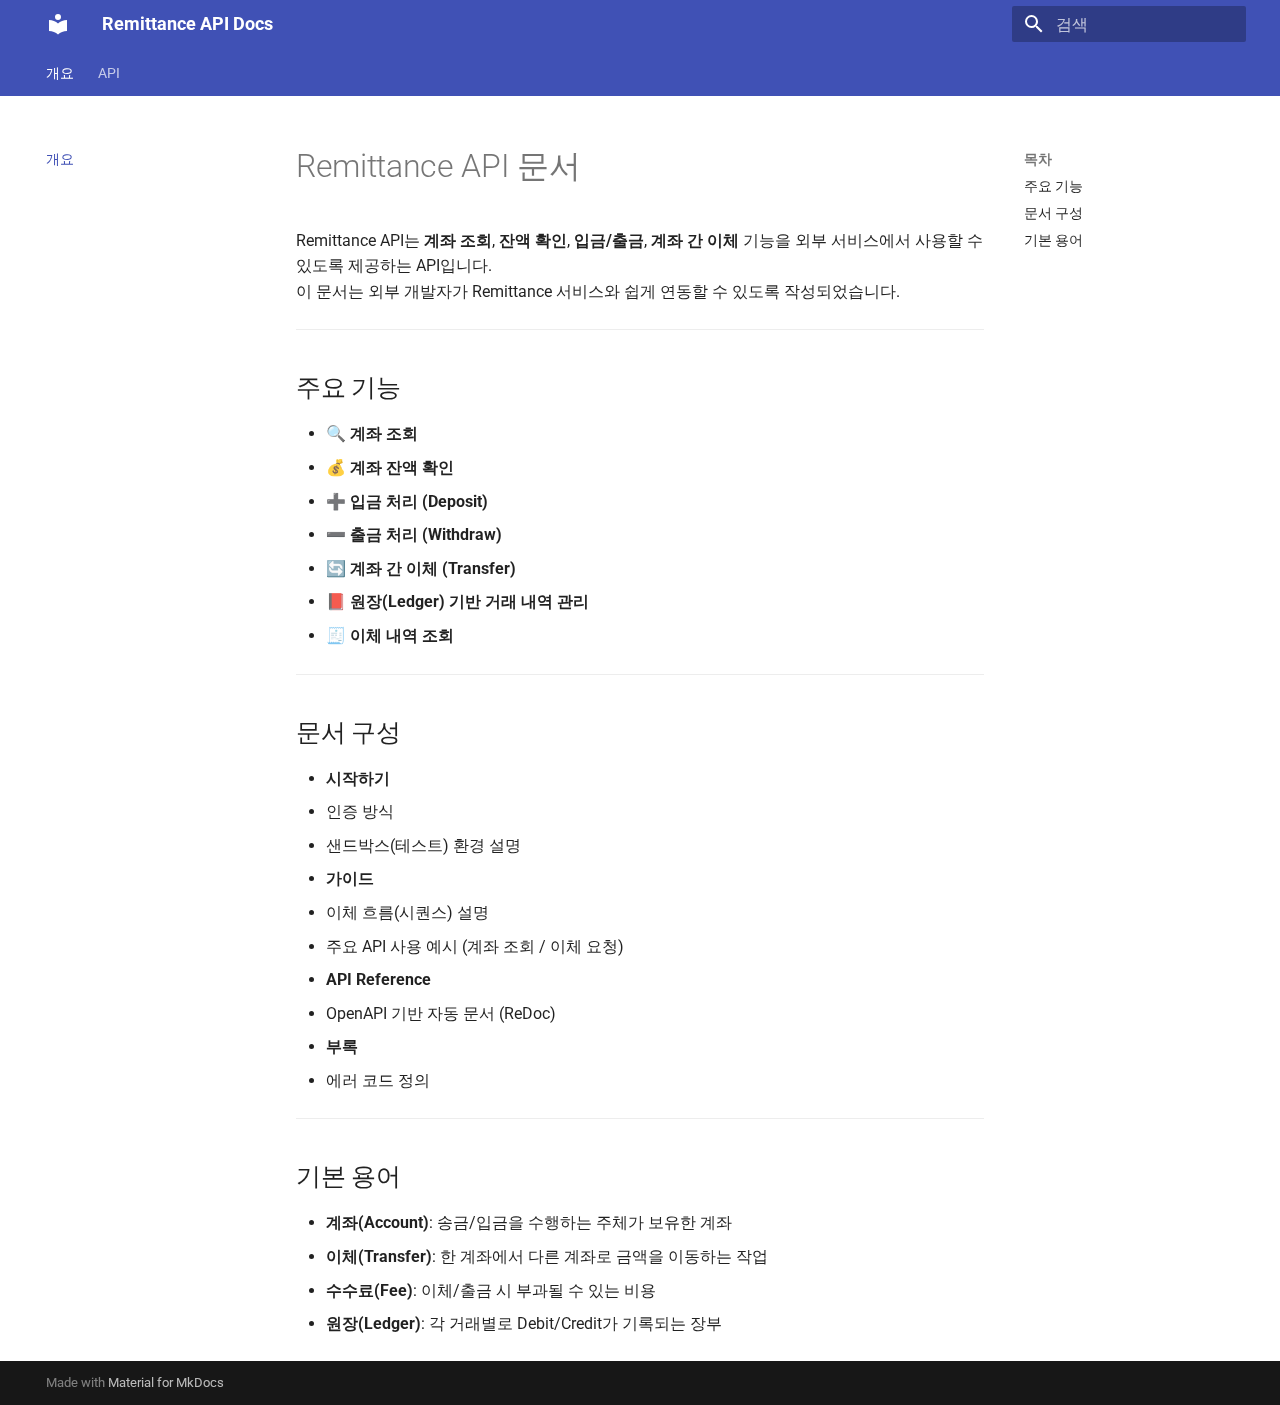
<file: index.html>
<!doctype html>
<html lang="ko" class="no-js">
  <head>
    
      <meta charset="utf-8">
      <meta name="viewport" content="width=device-width,initial-scale=1">
      
      
      
      
      
        <link rel="next" href="api/reference/">
      
      
        
      
      
      <link rel="icon" href="assets/images/favicon.png">
      <meta name="generator" content="mkdocs-1.6.1, mkdocs-material-9.7.0">
    
    
      
        <title>Remittance API Docs</title>
      
    
    
      <link rel="stylesheet" href="assets/stylesheets/main.618322db.min.css">
      
      


    
    
      
    
    
      
        
        
        <link rel="preconnect" href="https://fonts.gstatic.com" crossorigin>
        <link rel="stylesheet" href="https://fonts.googleapis.com/css?family=Roboto:300,300i,400,400i,700,700i%7CRoboto+Mono:400,400i,700,700i&display=fallback">
        <style>:root{--md-text-font:"Roboto";--md-code-font:"Roboto Mono"}</style>
      
    
    
    <script>__md_scope=new URL(".",location),__md_hash=e=>[...e].reduce(((e,_)=>(e<<5)-e+_.charCodeAt(0)),0),__md_get=(e,_=localStorage,t=__md_scope)=>JSON.parse(_.getItem(t.pathname+"."+e)),__md_set=(e,_,t=localStorage,a=__md_scope)=>{try{t.setItem(a.pathname+"."+e,JSON.stringify(_))}catch(e){}}</script>
    
      

    
    
  </head>
  
  
    <body dir="ltr">
  
    
    <input class="md-toggle" data-md-toggle="drawer" type="checkbox" id="__drawer" autocomplete="off">
    <input class="md-toggle" data-md-toggle="search" type="checkbox" id="__search" autocomplete="off">
    <label class="md-overlay" for="__drawer"></label>
    <div data-md-component="skip">
      
        
        <a href="#remittance-api" class="md-skip">
          콘텐츠로 이동
        </a>
      
    </div>
    <div data-md-component="announce">
      
    </div>
    
    
      

<header class="md-header" data-md-component="header">
  <nav class="md-header__inner md-grid" aria-label="상단/헤더">
    <a href="." title="Remittance API Docs" class="md-header__button md-logo" aria-label="Remittance API Docs" data-md-component="logo">
      
  
  <svg xmlns="http://www.w3.org/2000/svg" viewBox="0 0 24 24"><path d="M12 8a3 3 0 0 0 3-3 3 3 0 0 0-3-3 3 3 0 0 0-3 3 3 3 0 0 0 3 3m0 3.54C9.64 9.35 6.5 8 3 8v11c3.5 0 6.64 1.35 9 3.54 2.36-2.19 5.5-3.54 9-3.54V8c-3.5 0-6.64 1.35-9 3.54"/></svg>

    </a>
    <label class="md-header__button md-icon" for="__drawer">
      
      <svg xmlns="http://www.w3.org/2000/svg" viewBox="0 0 24 24"><path d="M3 6h18v2H3zm0 5h18v2H3zm0 5h18v2H3z"/></svg>
    </label>
    <div class="md-header__title" data-md-component="header-title">
      <div class="md-header__ellipsis">
        <div class="md-header__topic">
          <span class="md-ellipsis">
            Remittance API Docs
          </span>
        </div>
        <div class="md-header__topic" data-md-component="header-topic">
          <span class="md-ellipsis">
            
              개요
            
          </span>
        </div>
      </div>
    </div>
    
    
      <script>var palette=__md_get("__palette");if(palette&&palette.color){if("(prefers-color-scheme)"===palette.color.media){var media=matchMedia("(prefers-color-scheme: light)"),input=document.querySelector(media.matches?"[data-md-color-media='(prefers-color-scheme: light)']":"[data-md-color-media='(prefers-color-scheme: dark)']");palette.color.media=input.getAttribute("data-md-color-media"),palette.color.scheme=input.getAttribute("data-md-color-scheme"),palette.color.primary=input.getAttribute("data-md-color-primary"),palette.color.accent=input.getAttribute("data-md-color-accent")}for(var[key,value]of Object.entries(palette.color))document.body.setAttribute("data-md-color-"+key,value)}</script>
    
    
    
      
      
        <label class="md-header__button md-icon" for="__search">
          
          <svg xmlns="http://www.w3.org/2000/svg" viewBox="0 0 24 24"><path d="M9.5 3A6.5 6.5 0 0 1 16 9.5c0 1.61-.59 3.09-1.56 4.23l.27.27h.79l5 5-1.5 1.5-5-5v-.79l-.27-.27A6.52 6.52 0 0 1 9.5 16 6.5 6.5 0 0 1 3 9.5 6.5 6.5 0 0 1 9.5 3m0 2C7 5 5 7 5 9.5S7 14 9.5 14 14 12 14 9.5 12 5 9.5 5"/></svg>
        </label>
        <div class="md-search" data-md-component="search" role="dialog">
  <label class="md-search__overlay" for="__search"></label>
  <div class="md-search__inner" role="search">
    <form class="md-search__form" name="search">
      <input type="text" class="md-search__input" name="query" aria-label="검색" placeholder="검색" autocapitalize="off" autocorrect="off" autocomplete="off" spellcheck="false" data-md-component="search-query" required>
      <label class="md-search__icon md-icon" for="__search">
        
        <svg xmlns="http://www.w3.org/2000/svg" viewBox="0 0 24 24"><path d="M9.5 3A6.5 6.5 0 0 1 16 9.5c0 1.61-.59 3.09-1.56 4.23l.27.27h.79l5 5-1.5 1.5-5-5v-.79l-.27-.27A6.52 6.52 0 0 1 9.5 16 6.5 6.5 0 0 1 3 9.5 6.5 6.5 0 0 1 9.5 3m0 2C7 5 5 7 5 9.5S7 14 9.5 14 14 12 14 9.5 12 5 9.5 5"/></svg>
        
        <svg xmlns="http://www.w3.org/2000/svg" viewBox="0 0 24 24"><path d="M20 11v2H8l5.5 5.5-1.42 1.42L4.16 12l7.92-7.92L13.5 5.5 8 11z"/></svg>
      </label>
      <nav class="md-search__options" aria-label="검색">
        
        <button type="reset" class="md-search__icon md-icon" title="지우기" aria-label="지우기" tabindex="-1">
          
          <svg xmlns="http://www.w3.org/2000/svg" viewBox="0 0 24 24"><path d="M19 6.41 17.59 5 12 10.59 6.41 5 5 6.41 10.59 12 5 17.59 6.41 19 12 13.41 17.59 19 19 17.59 13.41 12z"/></svg>
        </button>
      </nav>
      
    </form>
    <div class="md-search__output">
      <div class="md-search__scrollwrap" tabindex="0" data-md-scrollfix>
        <div class="md-search-result" data-md-component="search-result">
          <div class="md-search-result__meta">
            검색 초기화
          </div>
          <ol class="md-search-result__list" role="presentation"></ol>
        </div>
      </div>
    </div>
  </div>
</div>
      
    
    
  </nav>
  
</header>
    
    <div class="md-container" data-md-component="container">
      
      
        
          
            
<nav class="md-tabs" aria-label="탭" data-md-component="tabs">
  <div class="md-grid">
    <ul class="md-tabs__list">
      
        
  
  
  
    
  
  
    <li class="md-tabs__item md-tabs__item--active">
      <a href="." class="md-tabs__link">
        
  
  
    
  
  개요

      </a>
    </li>
  

      
        
  
  
  
  
    
    
      <li class="md-tabs__item">
        <a href="api/reference/" class="md-tabs__link">
          
  
  
  API

        </a>
      </li>
    
  

      
    </ul>
  </div>
</nav>
          
        
      
      <main class="md-main" data-md-component="main">
        <div class="md-main__inner md-grid">
          
            
              
              <div class="md-sidebar md-sidebar--primary" data-md-component="sidebar" data-md-type="navigation" >
                <div class="md-sidebar__scrollwrap">
                  <div class="md-sidebar__inner">
                    


  


<nav class="md-nav md-nav--primary md-nav--lifted" aria-label="네비게이션" data-md-level="0">
  <label class="md-nav__title" for="__drawer">
    <a href="." title="Remittance API Docs" class="md-nav__button md-logo" aria-label="Remittance API Docs" data-md-component="logo">
      
  
  <svg xmlns="http://www.w3.org/2000/svg" viewBox="0 0 24 24"><path d="M12 8a3 3 0 0 0 3-3 3 3 0 0 0-3-3 3 3 0 0 0-3 3 3 3 0 0 0 3 3m0 3.54C9.64 9.35 6.5 8 3 8v11c3.5 0 6.64 1.35 9 3.54 2.36-2.19 5.5-3.54 9-3.54V8c-3.5 0-6.64 1.35-9 3.54"/></svg>

    </a>
    Remittance API Docs
  </label>
  
  <ul class="md-nav__list" data-md-scrollfix>
    
      
      
  
  
    
  
  
  
    <li class="md-nav__item md-nav__item--active">
      
      <input class="md-nav__toggle md-toggle" type="checkbox" id="__toc">
      
      
        
      
      
        <label class="md-nav__link md-nav__link--active" for="__toc">
          
  
  
  <span class="md-ellipsis">
    
  
    개요
  

    
  </span>
  
  

          <span class="md-nav__icon md-icon"></span>
        </label>
      
      <a href="." class="md-nav__link md-nav__link--active">
        
  
  
  <span class="md-ellipsis">
    
  
    개요
  

    
  </span>
  
  

      </a>
      
        

<nav class="md-nav md-nav--secondary" aria-label="목차">
  
  
  
    
  
  
    <label class="md-nav__title" for="__toc">
      <span class="md-nav__icon md-icon"></span>
      목차
    </label>
    <ul class="md-nav__list" data-md-component="toc" data-md-scrollfix>
      
        <li class="md-nav__item">
  <a href="#_1" class="md-nav__link">
    <span class="md-ellipsis">
      
        주요 기능
      
    </span>
  </a>
  
</li>
      
        <li class="md-nav__item">
  <a href="#_2" class="md-nav__link">
    <span class="md-ellipsis">
      
        문서 구성
      
    </span>
  </a>
  
</li>
      
        <li class="md-nav__item">
  <a href="#_3" class="md-nav__link">
    <span class="md-ellipsis">
      
        기본 용어
      
    </span>
  </a>
  
</li>
      
    </ul>
  
</nav>
      
    </li>
  

    
      
      
  
  
  
  
    
    
    
    
      
      
        
      
    
    
    <li class="md-nav__item md-nav__item--nested">
      
        
        
        <input class="md-nav__toggle md-toggle " type="checkbox" id="__nav_2" >
        
          
          <label class="md-nav__link" for="__nav_2" id="__nav_2_label" tabindex="0">
            
  
  
  <span class="md-ellipsis">
    
  
    API
  

    
  </span>
  
  

            <span class="md-nav__icon md-icon"></span>
          </label>
        
        <nav class="md-nav" data-md-level="1" aria-labelledby="__nav_2_label" aria-expanded="false">
          <label class="md-nav__title" for="__nav_2">
            <span class="md-nav__icon md-icon"></span>
            
  
    API
  

          </label>
          <ul class="md-nav__list" data-md-scrollfix>
            
              
                
  
  
  
  
    <li class="md-nav__item">
      <a href="api/reference/" class="md-nav__link">
        
  
  
  <span class="md-ellipsis">
    
  
    API Reference
  

    
  </span>
  
  

      </a>
    </li>
  

              
            
          </ul>
        </nav>
      
    </li>
  

    
  </ul>
</nav>
                  </div>
                </div>
              </div>
            
            
              
              <div class="md-sidebar md-sidebar--secondary" data-md-component="sidebar" data-md-type="toc" >
                <div class="md-sidebar__scrollwrap">
                  <div class="md-sidebar__inner">
                    

<nav class="md-nav md-nav--secondary" aria-label="목차">
  
  
  
    
  
  
    <label class="md-nav__title" for="__toc">
      <span class="md-nav__icon md-icon"></span>
      목차
    </label>
    <ul class="md-nav__list" data-md-component="toc" data-md-scrollfix>
      
        <li class="md-nav__item">
  <a href="#_1" class="md-nav__link">
    <span class="md-ellipsis">
      
        주요 기능
      
    </span>
  </a>
  
</li>
      
        <li class="md-nav__item">
  <a href="#_2" class="md-nav__link">
    <span class="md-ellipsis">
      
        문서 구성
      
    </span>
  </a>
  
</li>
      
        <li class="md-nav__item">
  <a href="#_3" class="md-nav__link">
    <span class="md-ellipsis">
      
        기본 용어
      
    </span>
  </a>
  
</li>
      
    </ul>
  
</nav>
                  </div>
                </div>
              </div>
            
          
          
            <div class="md-content" data-md-component="content">
              
              <article class="md-content__inner md-typeset">
                
                  



<h1 id="remittance-api">Remittance API 문서</h1>
<p>Remittance API는 <strong>계좌 조회</strong>, <strong>잔액 확인</strong>, <strong>입금/출금</strong>, <strong>계좌 간 이체</strong> 기능을 외부 서비스에서 사용할 수 있도록 제공하는 API입니다.<br />
이 문서는 외부 개발자가 Remittance 서비스와 쉽게 연동할 수 있도록 작성되었습니다.</p>
<hr />
<h2 id="_1">주요 기능</h2>
<ul>
<li>🔍 <strong>계좌 조회</strong></li>
<li>💰 <strong>계좌 잔액 확인</strong></li>
<li>➕ <strong>입금 처리 (Deposit)</strong></li>
<li>➖ <strong>출금 처리 (Withdraw)</strong></li>
<li>🔄 <strong>계좌 간 이체 (Transfer)</strong></li>
<li>📕 <strong>원장(Ledger) 기반 거래 내역 관리</strong></li>
<li>🧾 <strong>이체 내역 조회</strong></li>
</ul>
<hr />
<h2 id="_2">문서 구성</h2>
<ul>
<li><strong>시작하기</strong></li>
<li>인증 방식</li>
<li>샌드박스(테스트) 환경 설명</li>
<li><strong>가이드</strong></li>
<li>이체 흐름(시퀀스) 설명</li>
<li>주요 API 사용 예시 (계좌 조회 / 이체 요청)</li>
<li><strong>API Reference</strong></li>
<li>OpenAPI 기반 자동 문서 (ReDoc)</li>
<li><strong>부록</strong></li>
<li>에러 코드 정의</li>
</ul>
<hr />
<h2 id="_3">기본 용어</h2>
<ul>
<li><strong>계좌(Account)</strong>: 송금/입금을 수행하는 주체가 보유한 계좌</li>
<li><strong>이체(Transfer)</strong>: 한 계좌에서 다른 계좌로 금액을 이동하는 작업</li>
<li><strong>수수료(Fee)</strong>: 이체/출금 시 부과될 수 있는 비용</li>
<li><strong>원장(Ledger)</strong>: 각 거래별로 Debit/Credit가 기록되는 장부</li>
</ul>












                
              </article>
            </div>
          
          
<script>var target=document.getElementById(location.hash.slice(1));target&&target.name&&(target.checked=target.name.startsWith("__tabbed_"))</script>
        </div>
        
      </main>
      
        <footer class="md-footer">
  
  <div class="md-footer-meta md-typeset">
    <div class="md-footer-meta__inner md-grid">
      <div class="md-copyright">
  
  
    Made with
    <a href="https://squidfunk.github.io/mkdocs-material/" target="_blank" rel="noopener">
      Material for MkDocs
    </a>
  
</div>
      
    </div>
  </div>
</footer>
      
    </div>
    <div class="md-dialog" data-md-component="dialog">
      <div class="md-dialog__inner md-typeset"></div>
    </div>
    
    
    
      
      
      <script id="__config" type="application/json">{"annotate": null, "base": ".", "features": ["navigation.tabs", "navigation.sections", "content.code.copy"], "search": "assets/javascripts/workers/search.7a47a382.min.js", "tags": null, "translations": {"clipboard.copied": "\ud074\ub9bd\ubcf4\ub4dc\uc5d0 \ubcf5\uc0ac\ub428", "clipboard.copy": "\ud074\ub9bd\ubcf4\ub4dc\ub85c \ubcf5\uc0ac", "search.result.more.one": "\uc774 \ubb38\uc11c\uc5d0\uc11c 1\uac1c\uc758 \uac80\uc0c9 \uacb0\uacfc \ub354 \ubcf4\uae30", "search.result.more.other": "\uc774 \ubb38\uc11c\uc5d0\uc11c #\uac1c\uc758 \uac80\uc0c9 \uacb0\uacfc \ub354 \ubcf4\uae30", "search.result.none": "\uac80\uc0c9\uc5b4\uc640 \uc77c\uce58\ud558\ub294 \ubb38\uc11c\uac00 \uc5c6\uc2b5\ub2c8\ub2e4", "search.result.one": "1\uac1c\uc758 \uc77c\uce58\ud558\ub294 \ubb38\uc11c", "search.result.other": "#\uac1c\uc758 \uc77c\uce58\ud558\ub294 \ubb38\uc11c", "search.result.placeholder": "\uac80\uc0c9\uc5b4\ub97c \uc785\ub825\ud558\uc138\uc694", "search.result.term.missing": "\ud3ec\ud568\ub418\uc9c0 \uc54a\uc740 \uac80\uc0c9\uc5b4", "select.version": "\ubc84\uc804 \uc120\ud0dd"}, "version": null}</script>
    
    
      <script src="assets/javascripts/bundle.e71a0d61.min.js"></script>
      
    
  </body>
</html>
</file>
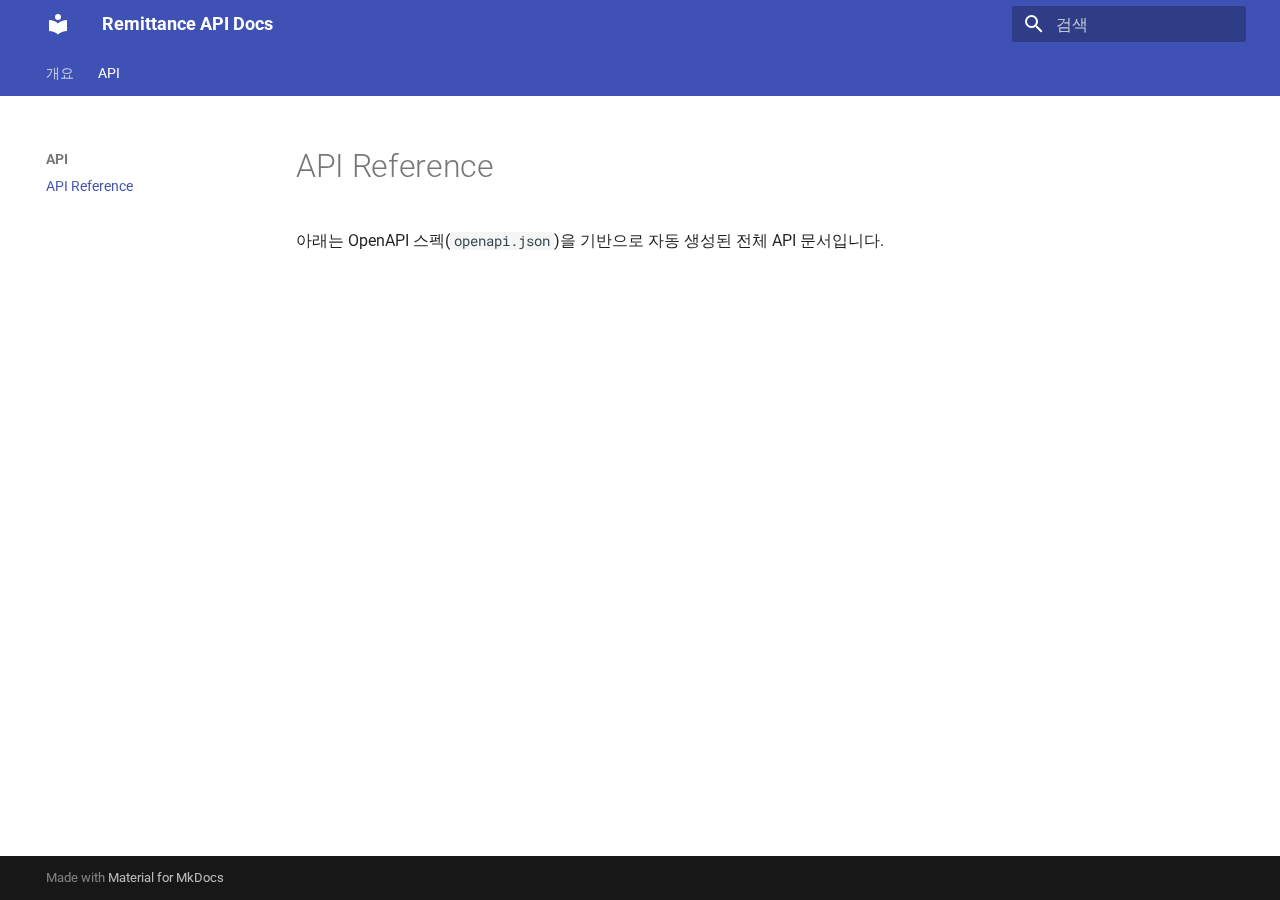
<file: api/reference/index.html>
<!doctype html>
<html lang="ko" class="no-js">
  <head>
    
      <meta charset="utf-8">
      <meta name="viewport" content="width=device-width,initial-scale=1">
      
      
      
      
        <link rel="prev" href="../..">
      
      
      
        
      
      
      <link rel="icon" href="../../assets/images/favicon.png">
      <meta name="generator" content="mkdocs-1.6.1, mkdocs-material-9.7.0">
    
    
      
        <title>API Reference - Remittance API Docs</title>
      
    
    
      <link rel="stylesheet" href="../../assets/stylesheets/main.618322db.min.css">
      
      


    
    
      
    
    
      
        
        
        <link rel="preconnect" href="https://fonts.gstatic.com" crossorigin>
        <link rel="stylesheet" href="https://fonts.googleapis.com/css?family=Roboto:300,300i,400,400i,700,700i%7CRoboto+Mono:400,400i,700,700i&display=fallback">
        <style>:root{--md-text-font:"Roboto";--md-code-font:"Roboto Mono"}</style>
      
    
    
    <script>__md_scope=new URL("../..",location),__md_hash=e=>[...e].reduce(((e,_)=>(e<<5)-e+_.charCodeAt(0)),0),__md_get=(e,_=localStorage,t=__md_scope)=>JSON.parse(_.getItem(t.pathname+"."+e)),__md_set=(e,_,t=localStorage,a=__md_scope)=>{try{t.setItem(a.pathname+"."+e,JSON.stringify(_))}catch(e){}}</script>
    
      

    
    
  </head>
  
  
    <body dir="ltr">
  
    
    <input class="md-toggle" data-md-toggle="drawer" type="checkbox" id="__drawer" autocomplete="off">
    <input class="md-toggle" data-md-toggle="search" type="checkbox" id="__search" autocomplete="off">
    <label class="md-overlay" for="__drawer"></label>
    <div data-md-component="skip">
      
        
        <a href="#api-reference" class="md-skip">
          콘텐츠로 이동
        </a>
      
    </div>
    <div data-md-component="announce">
      
    </div>
    
    
      

<header class="md-header" data-md-component="header">
  <nav class="md-header__inner md-grid" aria-label="상단/헤더">
    <a href="../.." title="Remittance API Docs" class="md-header__button md-logo" aria-label="Remittance API Docs" data-md-component="logo">
      
  
  <svg xmlns="http://www.w3.org/2000/svg" viewBox="0 0 24 24"><path d="M12 8a3 3 0 0 0 3-3 3 3 0 0 0-3-3 3 3 0 0 0-3 3 3 3 0 0 0 3 3m0 3.54C9.64 9.35 6.5 8 3 8v11c3.5 0 6.64 1.35 9 3.54 2.36-2.19 5.5-3.54 9-3.54V8c-3.5 0-6.64 1.35-9 3.54"/></svg>

    </a>
    <label class="md-header__button md-icon" for="__drawer">
      
      <svg xmlns="http://www.w3.org/2000/svg" viewBox="0 0 24 24"><path d="M3 6h18v2H3zm0 5h18v2H3zm0 5h18v2H3z"/></svg>
    </label>
    <div class="md-header__title" data-md-component="header-title">
      <div class="md-header__ellipsis">
        <div class="md-header__topic">
          <span class="md-ellipsis">
            Remittance API Docs
          </span>
        </div>
        <div class="md-header__topic" data-md-component="header-topic">
          <span class="md-ellipsis">
            
              API Reference
            
          </span>
        </div>
      </div>
    </div>
    
    
      <script>var palette=__md_get("__palette");if(palette&&palette.color){if("(prefers-color-scheme)"===palette.color.media){var media=matchMedia("(prefers-color-scheme: light)"),input=document.querySelector(media.matches?"[data-md-color-media='(prefers-color-scheme: light)']":"[data-md-color-media='(prefers-color-scheme: dark)']");palette.color.media=input.getAttribute("data-md-color-media"),palette.color.scheme=input.getAttribute("data-md-color-scheme"),palette.color.primary=input.getAttribute("data-md-color-primary"),palette.color.accent=input.getAttribute("data-md-color-accent")}for(var[key,value]of Object.entries(palette.color))document.body.setAttribute("data-md-color-"+key,value)}</script>
    
    
    
      
      
        <label class="md-header__button md-icon" for="__search">
          
          <svg xmlns="http://www.w3.org/2000/svg" viewBox="0 0 24 24"><path d="M9.5 3A6.5 6.5 0 0 1 16 9.5c0 1.61-.59 3.09-1.56 4.23l.27.27h.79l5 5-1.5 1.5-5-5v-.79l-.27-.27A6.52 6.52 0 0 1 9.5 16 6.5 6.5 0 0 1 3 9.5 6.5 6.5 0 0 1 9.5 3m0 2C7 5 5 7 5 9.5S7 14 9.5 14 14 12 14 9.5 12 5 9.5 5"/></svg>
        </label>
        <div class="md-search" data-md-component="search" role="dialog">
  <label class="md-search__overlay" for="__search"></label>
  <div class="md-search__inner" role="search">
    <form class="md-search__form" name="search">
      <input type="text" class="md-search__input" name="query" aria-label="검색" placeholder="검색" autocapitalize="off" autocorrect="off" autocomplete="off" spellcheck="false" data-md-component="search-query" required>
      <label class="md-search__icon md-icon" for="__search">
        
        <svg xmlns="http://www.w3.org/2000/svg" viewBox="0 0 24 24"><path d="M9.5 3A6.5 6.5 0 0 1 16 9.5c0 1.61-.59 3.09-1.56 4.23l.27.27h.79l5 5-1.5 1.5-5-5v-.79l-.27-.27A6.52 6.52 0 0 1 9.5 16 6.5 6.5 0 0 1 3 9.5 6.5 6.5 0 0 1 9.5 3m0 2C7 5 5 7 5 9.5S7 14 9.5 14 14 12 14 9.5 12 5 9.5 5"/></svg>
        
        <svg xmlns="http://www.w3.org/2000/svg" viewBox="0 0 24 24"><path d="M20 11v2H8l5.5 5.5-1.42 1.42L4.16 12l7.92-7.92L13.5 5.5 8 11z"/></svg>
      </label>
      <nav class="md-search__options" aria-label="검색">
        
        <button type="reset" class="md-search__icon md-icon" title="지우기" aria-label="지우기" tabindex="-1">
          
          <svg xmlns="http://www.w3.org/2000/svg" viewBox="0 0 24 24"><path d="M19 6.41 17.59 5 12 10.59 6.41 5 5 6.41 10.59 12 5 17.59 6.41 19 12 13.41 17.59 19 19 17.59 13.41 12z"/></svg>
        </button>
      </nav>
      
    </form>
    <div class="md-search__output">
      <div class="md-search__scrollwrap" tabindex="0" data-md-scrollfix>
        <div class="md-search-result" data-md-component="search-result">
          <div class="md-search-result__meta">
            검색 초기화
          </div>
          <ol class="md-search-result__list" role="presentation"></ol>
        </div>
      </div>
    </div>
  </div>
</div>
      
    
    
  </nav>
  
</header>
    
    <div class="md-container" data-md-component="container">
      
      
        
          
            
<nav class="md-tabs" aria-label="탭" data-md-component="tabs">
  <div class="md-grid">
    <ul class="md-tabs__list">
      
        
  
  
  
  
    <li class="md-tabs__item">
      <a href="../.." class="md-tabs__link">
        
  
  
    
  
  개요

      </a>
    </li>
  

      
        
  
  
  
    
  
  
    
    
      <li class="md-tabs__item md-tabs__item--active">
        <a href="./" class="md-tabs__link">
          
  
  
  API

        </a>
      </li>
    
  

      
    </ul>
  </div>
</nav>
          
        
      
      <main class="md-main" data-md-component="main">
        <div class="md-main__inner md-grid">
          
            
              
              <div class="md-sidebar md-sidebar--primary" data-md-component="sidebar" data-md-type="navigation" >
                <div class="md-sidebar__scrollwrap">
                  <div class="md-sidebar__inner">
                    


  


<nav class="md-nav md-nav--primary md-nav--lifted" aria-label="네비게이션" data-md-level="0">
  <label class="md-nav__title" for="__drawer">
    <a href="../.." title="Remittance API Docs" class="md-nav__button md-logo" aria-label="Remittance API Docs" data-md-component="logo">
      
  
  <svg xmlns="http://www.w3.org/2000/svg" viewBox="0 0 24 24"><path d="M12 8a3 3 0 0 0 3-3 3 3 0 0 0-3-3 3 3 0 0 0-3 3 3 3 0 0 0 3 3m0 3.54C9.64 9.35 6.5 8 3 8v11c3.5 0 6.64 1.35 9 3.54 2.36-2.19 5.5-3.54 9-3.54V8c-3.5 0-6.64 1.35-9 3.54"/></svg>

    </a>
    Remittance API Docs
  </label>
  
  <ul class="md-nav__list" data-md-scrollfix>
    
      
      
  
  
  
  
    <li class="md-nav__item">
      <a href="../.." class="md-nav__link">
        
  
  
  <span class="md-ellipsis">
    
  
    개요
  

    
  </span>
  
  

      </a>
    </li>
  

    
      
      
  
  
    
  
  
  
    
    
    
    
      
        
        
      
      
        
      
    
    
    <li class="md-nav__item md-nav__item--active md-nav__item--section md-nav__item--nested">
      
        
        
        <input class="md-nav__toggle md-toggle " type="checkbox" id="__nav_2" checked>
        
          
          <label class="md-nav__link" for="__nav_2" id="__nav_2_label" tabindex="">
            
  
  
  <span class="md-ellipsis">
    
  
    API
  

    
  </span>
  
  

            <span class="md-nav__icon md-icon"></span>
          </label>
        
        <nav class="md-nav" data-md-level="1" aria-labelledby="__nav_2_label" aria-expanded="true">
          <label class="md-nav__title" for="__nav_2">
            <span class="md-nav__icon md-icon"></span>
            
  
    API
  

          </label>
          <ul class="md-nav__list" data-md-scrollfix>
            
              
                
  
  
    
  
  
  
    <li class="md-nav__item md-nav__item--active">
      
      <input class="md-nav__toggle md-toggle" type="checkbox" id="__toc">
      
      
        
      
      
      <a href="./" class="md-nav__link md-nav__link--active">
        
  
  
  <span class="md-ellipsis">
    
  
    API Reference
  

    
  </span>
  
  

      </a>
      
    </li>
  

              
            
          </ul>
        </nav>
      
    </li>
  

    
  </ul>
</nav>
                  </div>
                </div>
              </div>
            
            
              
              <div class="md-sidebar md-sidebar--secondary" data-md-component="sidebar" data-md-type="toc" >
                <div class="md-sidebar__scrollwrap">
                  <div class="md-sidebar__inner">
                    

<nav class="md-nav md-nav--secondary" aria-label="목차">
  
  
  
    
  
  
</nav>
                  </div>
                </div>
              </div>
            
          
          
            <div class="md-content" data-md-component="content">
              
              <article class="md-content__inner md-typeset">
                
                  



<h1 id="api-reference">API Reference</h1>
<p>아래는 OpenAPI 스펙(<code>openapi.json</code>)을 기반으로 자동 생성된 전체 API 문서입니다.</p>
<div id="redoc-container"></div>

<script src="https://cdn.redoc.ly/redoc/latest/bundles/redoc.standalone.js"></script>

<script>
  Redoc.init('/openapi.json', {
    scrollYOffset: 60,
    hideDownloadButton: false,
    expandResponses: "200,201",
    pathInMiddlePanel: true
  }, document.getElementById('redoc-container'));
</script>












                
              </article>
            </div>
          
          
<script>var target=document.getElementById(location.hash.slice(1));target&&target.name&&(target.checked=target.name.startsWith("__tabbed_"))</script>
        </div>
        
      </main>
      
        <footer class="md-footer">
  
  <div class="md-footer-meta md-typeset">
    <div class="md-footer-meta__inner md-grid">
      <div class="md-copyright">
  
  
    Made with
    <a href="https://squidfunk.github.io/mkdocs-material/" target="_blank" rel="noopener">
      Material for MkDocs
    </a>
  
</div>
      
    </div>
  </div>
</footer>
      
    </div>
    <div class="md-dialog" data-md-component="dialog">
      <div class="md-dialog__inner md-typeset"></div>
    </div>
    
    
    
      
      
      <script id="__config" type="application/json">{"annotate": null, "base": "../..", "features": ["navigation.tabs", "navigation.sections", "content.code.copy"], "search": "../../assets/javascripts/workers/search.7a47a382.min.js", "tags": null, "translations": {"clipboard.copied": "\ud074\ub9bd\ubcf4\ub4dc\uc5d0 \ubcf5\uc0ac\ub428", "clipboard.copy": "\ud074\ub9bd\ubcf4\ub4dc\ub85c \ubcf5\uc0ac", "search.result.more.one": "\uc774 \ubb38\uc11c\uc5d0\uc11c 1\uac1c\uc758 \uac80\uc0c9 \uacb0\uacfc \ub354 \ubcf4\uae30", "search.result.more.other": "\uc774 \ubb38\uc11c\uc5d0\uc11c #\uac1c\uc758 \uac80\uc0c9 \uacb0\uacfc \ub354 \ubcf4\uae30", "search.result.none": "\uac80\uc0c9\uc5b4\uc640 \uc77c\uce58\ud558\ub294 \ubb38\uc11c\uac00 \uc5c6\uc2b5\ub2c8\ub2e4", "search.result.one": "1\uac1c\uc758 \uc77c\uce58\ud558\ub294 \ubb38\uc11c", "search.result.other": "#\uac1c\uc758 \uc77c\uce58\ud558\ub294 \ubb38\uc11c", "search.result.placeholder": "\uac80\uc0c9\uc5b4\ub97c \uc785\ub825\ud558\uc138\uc694", "search.result.term.missing": "\ud3ec\ud568\ub418\uc9c0 \uc54a\uc740 \uac80\uc0c9\uc5b4", "select.version": "\ubc84\uc804 \uc120\ud0dd"}, "version": null}</script>
    
    
      <script src="../../assets/javascripts/bundle.e71a0d61.min.js"></script>
      
    
  </body>
</html>
</file>
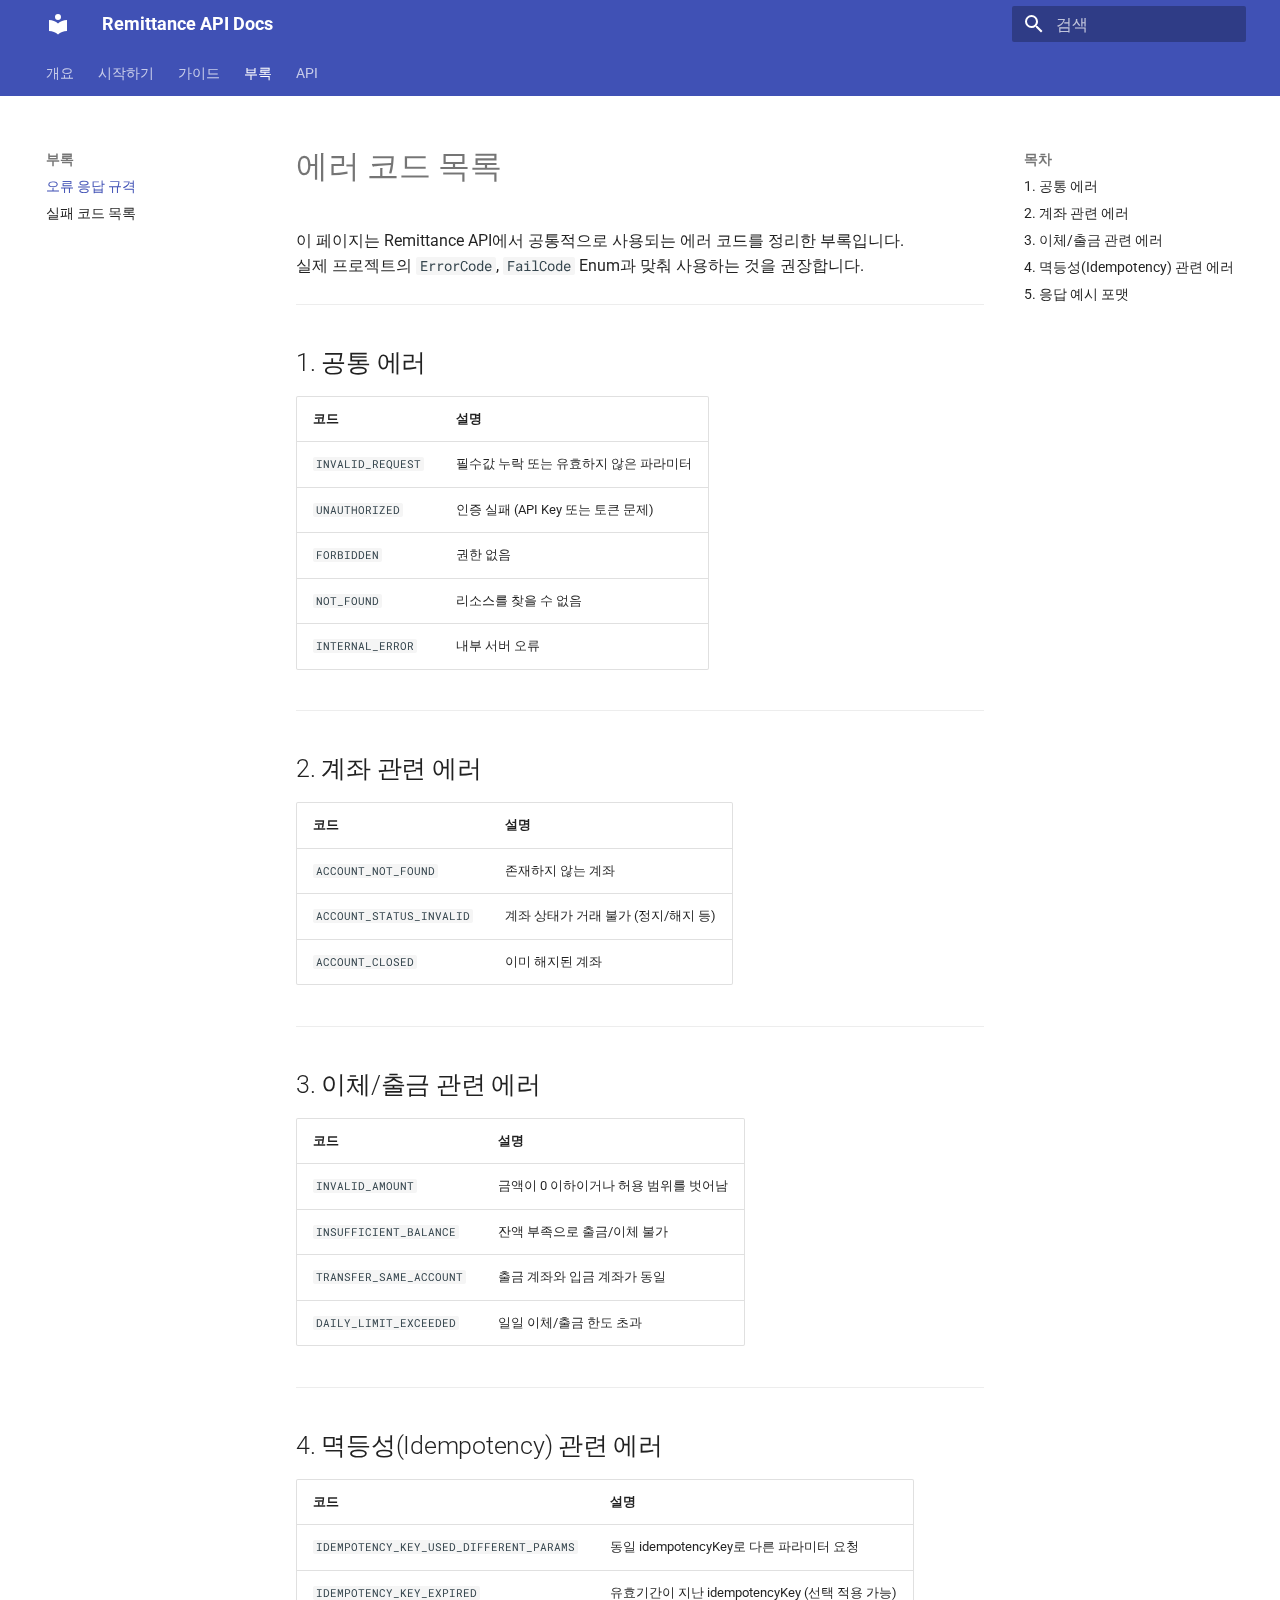
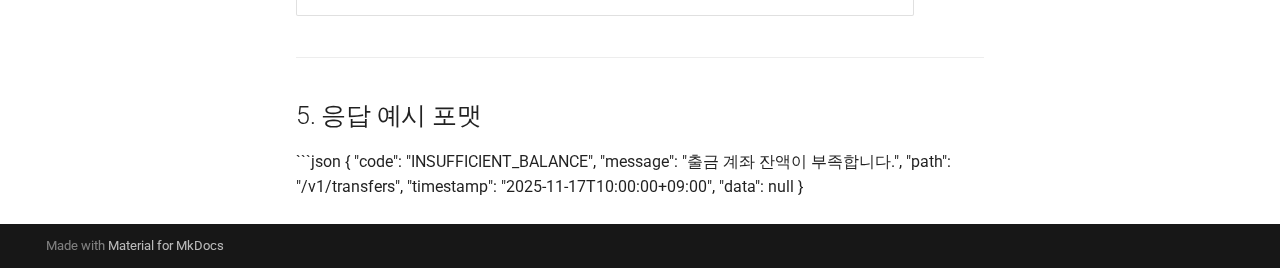
<file: appendix/errors/index.html>
<!doctype html>
<html lang="ko" class="no-js">
  <head>
    
      <meta charset="utf-8">
      <meta name="viewport" content="width=device-width,initial-scale=1">
      
      
      
      
        <link rel="prev" href="../../guides/transfer-guide/">
      
      
        <link rel="next" href="../fail-codes/">
      
      
        
      
      
      <link rel="icon" href="../../assets/images/favicon.png">
      <meta name="generator" content="mkdocs-1.6.1, mkdocs-material-9.7.0">
    
    
      
        <title>오류 응답 규격 - Remittance API Docs</title>
      
    
    
      <link rel="stylesheet" href="../../assets/stylesheets/main.618322db.min.css">
      
      


    
    
      
    
    
      
        
        
        <link rel="preconnect" href="https://fonts.gstatic.com" crossorigin>
        <link rel="stylesheet" href="https://fonts.googleapis.com/css?family=Roboto:300,300i,400,400i,700,700i%7CRoboto+Mono:400,400i,700,700i&display=fallback">
        <style>:root{--md-text-font:"Roboto";--md-code-font:"Roboto Mono"}</style>
      
    
    
      <link rel="stylesheet" href="../../styles/api.css">
    
    <script>__md_scope=new URL("../..",location),__md_hash=e=>[...e].reduce(((e,_)=>(e<<5)-e+_.charCodeAt(0)),0),__md_get=(e,_=localStorage,t=__md_scope)=>JSON.parse(_.getItem(t.pathname+"."+e)),__md_set=(e,_,t=localStorage,a=__md_scope)=>{try{t.setItem(a.pathname+"."+e,JSON.stringify(_))}catch(e){}}</script>
    
      

    
    
  </head>
  
  
    <body dir="ltr">
  
    
    <input class="md-toggle" data-md-toggle="drawer" type="checkbox" id="__drawer" autocomplete="off">
    <input class="md-toggle" data-md-toggle="search" type="checkbox" id="__search" autocomplete="off">
    <label class="md-overlay" for="__drawer"></label>
    <div data-md-component="skip">
      
        
        <a href="#_1" class="md-skip">
          콘텐츠로 이동
        </a>
      
    </div>
    <div data-md-component="announce">
      
    </div>
    
    
      

<header class="md-header" data-md-component="header">
  <nav class="md-header__inner md-grid" aria-label="상단/헤더">
    <a href="../.." title="Remittance API Docs" class="md-header__button md-logo" aria-label="Remittance API Docs" data-md-component="logo">
      
  
  <svg xmlns="http://www.w3.org/2000/svg" viewBox="0 0 24 24"><path d="M12 8a3 3 0 0 0 3-3 3 3 0 0 0-3-3 3 3 0 0 0-3 3 3 3 0 0 0 3 3m0 3.54C9.64 9.35 6.5 8 3 8v11c3.5 0 6.64 1.35 9 3.54 2.36-2.19 5.5-3.54 9-3.54V8c-3.5 0-6.64 1.35-9 3.54"/></svg>

    </a>
    <label class="md-header__button md-icon" for="__drawer">
      
      <svg xmlns="http://www.w3.org/2000/svg" viewBox="0 0 24 24"><path d="M3 6h18v2H3zm0 5h18v2H3zm0 5h18v2H3z"/></svg>
    </label>
    <div class="md-header__title" data-md-component="header-title">
      <div class="md-header__ellipsis">
        <div class="md-header__topic">
          <span class="md-ellipsis">
            Remittance API Docs
          </span>
        </div>
        <div class="md-header__topic" data-md-component="header-topic">
          <span class="md-ellipsis">
            
              오류 응답 규격
            
          </span>
        </div>
      </div>
    </div>
    
    
      <script>var palette=__md_get("__palette");if(palette&&palette.color){if("(prefers-color-scheme)"===palette.color.media){var media=matchMedia("(prefers-color-scheme: light)"),input=document.querySelector(media.matches?"[data-md-color-media='(prefers-color-scheme: light)']":"[data-md-color-media='(prefers-color-scheme: dark)']");palette.color.media=input.getAttribute("data-md-color-media"),palette.color.scheme=input.getAttribute("data-md-color-scheme"),palette.color.primary=input.getAttribute("data-md-color-primary"),palette.color.accent=input.getAttribute("data-md-color-accent")}for(var[key,value]of Object.entries(palette.color))document.body.setAttribute("data-md-color-"+key,value)}</script>
    
    
    
      
      
        <label class="md-header__button md-icon" for="__search">
          
          <svg xmlns="http://www.w3.org/2000/svg" viewBox="0 0 24 24"><path d="M9.5 3A6.5 6.5 0 0 1 16 9.5c0 1.61-.59 3.09-1.56 4.23l.27.27h.79l5 5-1.5 1.5-5-5v-.79l-.27-.27A6.52 6.52 0 0 1 9.5 16 6.5 6.5 0 0 1 3 9.5 6.5 6.5 0 0 1 9.5 3m0 2C7 5 5 7 5 9.5S7 14 9.5 14 14 12 14 9.5 12 5 9.5 5"/></svg>
        </label>
        <div class="md-search" data-md-component="search" role="dialog">
  <label class="md-search__overlay" for="__search"></label>
  <div class="md-search__inner" role="search">
    <form class="md-search__form" name="search">
      <input type="text" class="md-search__input" name="query" aria-label="검색" placeholder="검색" autocapitalize="off" autocorrect="off" autocomplete="off" spellcheck="false" data-md-component="search-query" required>
      <label class="md-search__icon md-icon" for="__search">
        
        <svg xmlns="http://www.w3.org/2000/svg" viewBox="0 0 24 24"><path d="M9.5 3A6.5 6.5 0 0 1 16 9.5c0 1.61-.59 3.09-1.56 4.23l.27.27h.79l5 5-1.5 1.5-5-5v-.79l-.27-.27A6.52 6.52 0 0 1 9.5 16 6.5 6.5 0 0 1 3 9.5 6.5 6.5 0 0 1 9.5 3m0 2C7 5 5 7 5 9.5S7 14 9.5 14 14 12 14 9.5 12 5 9.5 5"/></svg>
        
        <svg xmlns="http://www.w3.org/2000/svg" viewBox="0 0 24 24"><path d="M20 11v2H8l5.5 5.5-1.42 1.42L4.16 12l7.92-7.92L13.5 5.5 8 11z"/></svg>
      </label>
      <nav class="md-search__options" aria-label="검색">
        
        <button type="reset" class="md-search__icon md-icon" title="지우기" aria-label="지우기" tabindex="-1">
          
          <svg xmlns="http://www.w3.org/2000/svg" viewBox="0 0 24 24"><path d="M19 6.41 17.59 5 12 10.59 6.41 5 5 6.41 10.59 12 5 17.59 6.41 19 12 13.41 17.59 19 19 17.59 13.41 12z"/></svg>
        </button>
      </nav>
      
    </form>
    <div class="md-search__output">
      <div class="md-search__scrollwrap" tabindex="0" data-md-scrollfix>
        <div class="md-search-result" data-md-component="search-result">
          <div class="md-search-result__meta">
            검색 초기화
          </div>
          <ol class="md-search-result__list" role="presentation"></ol>
        </div>
      </div>
    </div>
  </div>
</div>
      
    
    
  </nav>
  
</header>
    
    <div class="md-container" data-md-component="container">
      
      
        
          
            
<nav class="md-tabs" aria-label="탭" data-md-component="tabs">
  <div class="md-grid">
    <ul class="md-tabs__list">
      
        
  
  
  
  
    <li class="md-tabs__item">
      <a href="../.." class="md-tabs__link">
        
  
  
    
  
  개요

      </a>
    </li>
  

      
        
  
  
  
  
    
    
      <li class="md-tabs__item">
        <a href="../../getting-started/auth/" class="md-tabs__link">
          
  
  
  시작하기

        </a>
      </li>
    
  

      
        
  
  
  
  
    
    
      <li class="md-tabs__item">
        <a href="../../guides/account-guide/" class="md-tabs__link">
          
  
  
  가이드

        </a>
      </li>
    
  

      
        
  
  
  
    
  
  
    
    
      <li class="md-tabs__item md-tabs__item--active">
        <a href="./" class="md-tabs__link">
          
  
  
  부록

        </a>
      </li>
    
  

      
        
  
  
  
  
    
    
      <li class="md-tabs__item">
        <a href="../../api/" class="md-tabs__link">
          
  
  
  API

        </a>
      </li>
    
  

      
    </ul>
  </div>
</nav>
          
        
      
      <main class="md-main" data-md-component="main">
        <div class="md-main__inner md-grid">
          
            
              
              <div class="md-sidebar md-sidebar--primary" data-md-component="sidebar" data-md-type="navigation" >
                <div class="md-sidebar__scrollwrap">
                  <div class="md-sidebar__inner">
                    


  


<nav class="md-nav md-nav--primary md-nav--lifted" aria-label="네비게이션" data-md-level="0">
  <label class="md-nav__title" for="__drawer">
    <a href="../.." title="Remittance API Docs" class="md-nav__button md-logo" aria-label="Remittance API Docs" data-md-component="logo">
      
  
  <svg xmlns="http://www.w3.org/2000/svg" viewBox="0 0 24 24"><path d="M12 8a3 3 0 0 0 3-3 3 3 0 0 0-3-3 3 3 0 0 0-3 3 3 3 0 0 0 3 3m0 3.54C9.64 9.35 6.5 8 3 8v11c3.5 0 6.64 1.35 9 3.54 2.36-2.19 5.5-3.54 9-3.54V8c-3.5 0-6.64 1.35-9 3.54"/></svg>

    </a>
    Remittance API Docs
  </label>
  
  <ul class="md-nav__list" data-md-scrollfix>
    
      
      
  
  
  
  
    <li class="md-nav__item">
      <a href="../.." class="md-nav__link">
        
  
  
  <span class="md-ellipsis">
    
  
    개요
  

    
  </span>
  
  

      </a>
    </li>
  

    
      
      
  
  
  
  
    
    
    
    
      
      
        
      
    
    
    <li class="md-nav__item md-nav__item--nested">
      
        
        
        <input class="md-nav__toggle md-toggle " type="checkbox" id="__nav_2" >
        
          
          <label class="md-nav__link" for="__nav_2" id="__nav_2_label" tabindex="0">
            
  
  
  <span class="md-ellipsis">
    
  
    시작하기
  

    
  </span>
  
  

            <span class="md-nav__icon md-icon"></span>
          </label>
        
        <nav class="md-nav" data-md-level="1" aria-labelledby="__nav_2_label" aria-expanded="false">
          <label class="md-nav__title" for="__nav_2">
            <span class="md-nav__icon md-icon"></span>
            
  
    시작하기
  

          </label>
          <ul class="md-nav__list" data-md-scrollfix>
            
              
                
  
  
  
  
    <li class="md-nav__item">
      <a href="../../getting-started/auth/" class="md-nav__link">
        
  
  
  <span class="md-ellipsis">
    
  
    인증
  

    
  </span>
  
  

      </a>
    </li>
  

              
            
              
                
  
  
  
  
    <li class="md-nav__item">
      <a href="../../getting-started/sandbox/" class="md-nav__link">
        
  
  
  <span class="md-ellipsis">
    
  
    샌드박스
  

    
  </span>
  
  

      </a>
    </li>
  

              
            
          </ul>
        </nav>
      
    </li>
  

    
      
      
  
  
  
  
    
    
    
    
      
      
        
      
    
    
    <li class="md-nav__item md-nav__item--nested">
      
        
        
        <input class="md-nav__toggle md-toggle " type="checkbox" id="__nav_3" >
        
          
          <label class="md-nav__link" for="__nav_3" id="__nav_3_label" tabindex="0">
            
  
  
  <span class="md-ellipsis">
    
  
    가이드
  

    
  </span>
  
  

            <span class="md-nav__icon md-icon"></span>
          </label>
        
        <nav class="md-nav" data-md-level="1" aria-labelledby="__nav_3_label" aria-expanded="false">
          <label class="md-nav__title" for="__nav_3">
            <span class="md-nav__icon md-icon"></span>
            
  
    가이드
  

          </label>
          <ul class="md-nav__list" data-md-scrollfix>
            
              
                
  
  
  
  
    <li class="md-nav__item">
      <a href="../../guides/account-guide/" class="md-nav__link">
        
  
  
  <span class="md-ellipsis">
    
  
    계좌 안내
  

    
  </span>
  
  

      </a>
    </li>
  

              
            
              
                
  
  
  
  
    <li class="md-nav__item">
      <a href="../../guides/transfer-flow/" class="md-nav__link">
        
  
  
  <span class="md-ellipsis">
    
  
    이체 플로우
  

    
  </span>
  
  

      </a>
    </li>
  

              
            
              
                
  
  
  
  
    <li class="md-nav__item">
      <a href="../../guides/transfer-guide/" class="md-nav__link">
        
  
  
  <span class="md-ellipsis">
    
  
    이체 API 가이드
  

    
  </span>
  
  

      </a>
    </li>
  

              
            
          </ul>
        </nav>
      
    </li>
  

    
      
      
  
  
    
  
  
  
    
    
    
    
      
        
        
      
      
        
      
    
    
    <li class="md-nav__item md-nav__item--active md-nav__item--section md-nav__item--nested">
      
        
        
        <input class="md-nav__toggle md-toggle " type="checkbox" id="__nav_4" checked>
        
          
          <label class="md-nav__link" for="__nav_4" id="__nav_4_label" tabindex="">
            
  
  
  <span class="md-ellipsis">
    
  
    부록
  

    
  </span>
  
  

            <span class="md-nav__icon md-icon"></span>
          </label>
        
        <nav class="md-nav" data-md-level="1" aria-labelledby="__nav_4_label" aria-expanded="true">
          <label class="md-nav__title" for="__nav_4">
            <span class="md-nav__icon md-icon"></span>
            
  
    부록
  

          </label>
          <ul class="md-nav__list" data-md-scrollfix>
            
              
                
  
  
    
  
  
  
    <li class="md-nav__item md-nav__item--active">
      
      <input class="md-nav__toggle md-toggle" type="checkbox" id="__toc">
      
      
        
      
      
        <label class="md-nav__link md-nav__link--active" for="__toc">
          
  
  
  <span class="md-ellipsis">
    
  
    오류 응답 규격
  

    
  </span>
  
  

          <span class="md-nav__icon md-icon"></span>
        </label>
      
      <a href="./" class="md-nav__link md-nav__link--active">
        
  
  
  <span class="md-ellipsis">
    
  
    오류 응답 규격
  

    
  </span>
  
  

      </a>
      
        

<nav class="md-nav md-nav--secondary" aria-label="목차">
  
  
  
    
  
  
    <label class="md-nav__title" for="__toc">
      <span class="md-nav__icon md-icon"></span>
      목차
    </label>
    <ul class="md-nav__list" data-md-component="toc" data-md-scrollfix>
      
        <li class="md-nav__item">
  <a href="#1" class="md-nav__link">
    <span class="md-ellipsis">
      
        1. 공통 에러
      
    </span>
  </a>
  
</li>
      
        <li class="md-nav__item">
  <a href="#2" class="md-nav__link">
    <span class="md-ellipsis">
      
        2. 계좌 관련 에러
      
    </span>
  </a>
  
</li>
      
        <li class="md-nav__item">
  <a href="#3" class="md-nav__link">
    <span class="md-ellipsis">
      
        3. 이체/출금 관련 에러
      
    </span>
  </a>
  
</li>
      
        <li class="md-nav__item">
  <a href="#4-idempotency" class="md-nav__link">
    <span class="md-ellipsis">
      
        4. 멱등성(Idempotency) 관련 에러
      
    </span>
  </a>
  
</li>
      
        <li class="md-nav__item">
  <a href="#5" class="md-nav__link">
    <span class="md-ellipsis">
      
        5. 응답 예시 포맷
      
    </span>
  </a>
  
</li>
      
    </ul>
  
</nav>
      
    </li>
  

              
            
              
                
  
  
  
  
    <li class="md-nav__item">
      <a href="../fail-codes/" class="md-nav__link">
        
  
  
  <span class="md-ellipsis">
    
  
    실패 코드 목록
  

    
  </span>
  
  

      </a>
    </li>
  

              
            
          </ul>
        </nav>
      
    </li>
  

    
      
      
  
  
  
  
    
    
    
    
      
      
        
      
    
    
    <li class="md-nav__item md-nav__item--nested">
      
        
        
        <input class="md-nav__toggle md-toggle " type="checkbox" id="__nav_5" >
        
          
          <label class="md-nav__link" for="__nav_5" id="__nav_5_label" tabindex="0">
            
  
  
  <span class="md-ellipsis">
    
  
    API
  

    
  </span>
  
  

            <span class="md-nav__icon md-icon"></span>
          </label>
        
        <nav class="md-nav" data-md-level="1" aria-labelledby="__nav_5_label" aria-expanded="false">
          <label class="md-nav__title" for="__nav_5">
            <span class="md-nav__icon md-icon"></span>
            
  
    API
  

          </label>
          <ul class="md-nav__list" data-md-scrollfix>
            
              
                
  
  
  
  
    <li class="md-nav__item">
      <a href="../../api/" class="md-nav__link">
        
  
  
  <span class="md-ellipsis">
    
  
    API Reference
  

    
  </span>
  
  

      </a>
    </li>
  

              
            
          </ul>
        </nav>
      
    </li>
  

    
  </ul>
</nav>
                  </div>
                </div>
              </div>
            
            
              
              <div class="md-sidebar md-sidebar--secondary" data-md-component="sidebar" data-md-type="toc" >
                <div class="md-sidebar__scrollwrap">
                  <div class="md-sidebar__inner">
                    

<nav class="md-nav md-nav--secondary" aria-label="목차">
  
  
  
    
  
  
    <label class="md-nav__title" for="__toc">
      <span class="md-nav__icon md-icon"></span>
      목차
    </label>
    <ul class="md-nav__list" data-md-component="toc" data-md-scrollfix>
      
        <li class="md-nav__item">
  <a href="#1" class="md-nav__link">
    <span class="md-ellipsis">
      
        1. 공통 에러
      
    </span>
  </a>
  
</li>
      
        <li class="md-nav__item">
  <a href="#2" class="md-nav__link">
    <span class="md-ellipsis">
      
        2. 계좌 관련 에러
      
    </span>
  </a>
  
</li>
      
        <li class="md-nav__item">
  <a href="#3" class="md-nav__link">
    <span class="md-ellipsis">
      
        3. 이체/출금 관련 에러
      
    </span>
  </a>
  
</li>
      
        <li class="md-nav__item">
  <a href="#4-idempotency" class="md-nav__link">
    <span class="md-ellipsis">
      
        4. 멱등성(Idempotency) 관련 에러
      
    </span>
  </a>
  
</li>
      
        <li class="md-nav__item">
  <a href="#5" class="md-nav__link">
    <span class="md-ellipsis">
      
        5. 응답 예시 포맷
      
    </span>
  </a>
  
</li>
      
    </ul>
  
</nav>
                  </div>
                </div>
              </div>
            
          
          
            <div class="md-content" data-md-component="content">
              
              <article class="md-content__inner md-typeset">
                
                  



<h1 id="_1">에러 코드 목록</h1>
<p>이 페이지는 Remittance API에서 공통적으로 사용되는 에러 코드를 정리한 부록입니다.<br />
실제 프로젝트의 <code>ErrorCode</code>, <code>FailCode</code> Enum과 맞춰 사용하는 것을 권장합니다.</p>
<hr />
<h2 id="1">1. 공통 에러</h2>
<table>
<thead>
<tr>
<th>코드</th>
<th>설명</th>
</tr>
</thead>
<tbody>
<tr>
<td><code>INVALID_REQUEST</code></td>
<td>필수값 누락 또는 유효하지 않은 파라미터</td>
</tr>
<tr>
<td><code>UNAUTHORIZED</code></td>
<td>인증 실패 (API Key 또는 토큰 문제)</td>
</tr>
<tr>
<td><code>FORBIDDEN</code></td>
<td>권한 없음</td>
</tr>
<tr>
<td><code>NOT_FOUND</code></td>
<td>리소스를 찾을 수 없음</td>
</tr>
<tr>
<td><code>INTERNAL_ERROR</code></td>
<td>내부 서버 오류</td>
</tr>
</tbody>
</table>
<hr />
<h2 id="2">2. 계좌 관련 에러</h2>
<table>
<thead>
<tr>
<th>코드</th>
<th>설명</th>
</tr>
</thead>
<tbody>
<tr>
<td><code>ACCOUNT_NOT_FOUND</code></td>
<td>존재하지 않는 계좌</td>
</tr>
<tr>
<td><code>ACCOUNT_STATUS_INVALID</code></td>
<td>계좌 상태가 거래 불가 (정지/해지 등)</td>
</tr>
<tr>
<td><code>ACCOUNT_CLOSED</code></td>
<td>이미 해지된 계좌</td>
</tr>
</tbody>
</table>
<hr />
<h2 id="3">3. 이체/출금 관련 에러</h2>
<table>
<thead>
<tr>
<th>코드</th>
<th>설명</th>
</tr>
</thead>
<tbody>
<tr>
<td><code>INVALID_AMOUNT</code></td>
<td>금액이 0 이하이거나 허용 범위를 벗어남</td>
</tr>
<tr>
<td><code>INSUFFICIENT_BALANCE</code></td>
<td>잔액 부족으로 출금/이체 불가</td>
</tr>
<tr>
<td><code>TRANSFER_SAME_ACCOUNT</code></td>
<td>출금 계좌와 입금 계좌가 동일</td>
</tr>
<tr>
<td><code>DAILY_LIMIT_EXCEEDED</code></td>
<td>일일 이체/출금 한도 초과</td>
</tr>
</tbody>
</table>
<hr />
<h2 id="4-idempotency">4. 멱등성(Idempotency) 관련 에러</h2>
<table>
<thead>
<tr>
<th>코드</th>
<th>설명</th>
</tr>
</thead>
<tbody>
<tr>
<td><code>IDEMPOTENCY_KEY_USED_DIFFERENT_PARAMS</code></td>
<td>동일 idempotencyKey로 다른 파라미터 요청</td>
</tr>
<tr>
<td><code>IDEMPOTENCY_KEY_EXPIRED</code></td>
<td>유효기간이 지난 idempotencyKey (선택 적용 가능)</td>
</tr>
</tbody>
</table>
<hr />
<h2 id="5">5. 응답 예시 포맷</h2>
<p>```json
{
  "code": "INSUFFICIENT_BALANCE",
  "message": "출금 계좌 잔액이 부족합니다.",
  "path": "/v1/transfers",
  "timestamp": "2025-11-17T10:00:00+09:00",
  "data": null
}</p>












                
              </article>
            </div>
          
          
<script>var target=document.getElementById(location.hash.slice(1));target&&target.name&&(target.checked=target.name.startsWith("__tabbed_"))</script>
        </div>
        
      </main>
      
        <footer class="md-footer">
  
  <div class="md-footer-meta md-typeset">
    <div class="md-footer-meta__inner md-grid">
      <div class="md-copyright">
  
  
    Made with
    <a href="https://squidfunk.github.io/mkdocs-material/" target="_blank" rel="noopener">
      Material for MkDocs
    </a>
  
</div>
      
    </div>
  </div>
</footer>
      
    </div>
    <div class="md-dialog" data-md-component="dialog">
      <div class="md-dialog__inner md-typeset"></div>
    </div>
    
    
    
      
      
      <script id="__config" type="application/json">{"annotate": null, "base": "../..", "features": ["navigation.tabs", "navigation.sections", "content.code.copy"], "search": "../../assets/javascripts/workers/search.7a47a382.min.js", "tags": null, "translations": {"clipboard.copied": "\ud074\ub9bd\ubcf4\ub4dc\uc5d0 \ubcf5\uc0ac\ub428", "clipboard.copy": "\ud074\ub9bd\ubcf4\ub4dc\ub85c \ubcf5\uc0ac", "search.result.more.one": "\uc774 \ubb38\uc11c\uc5d0\uc11c 1\uac1c\uc758 \uac80\uc0c9 \uacb0\uacfc \ub354 \ubcf4\uae30", "search.result.more.other": "\uc774 \ubb38\uc11c\uc5d0\uc11c #\uac1c\uc758 \uac80\uc0c9 \uacb0\uacfc \ub354 \ubcf4\uae30", "search.result.none": "\uac80\uc0c9\uc5b4\uc640 \uc77c\uce58\ud558\ub294 \ubb38\uc11c\uac00 \uc5c6\uc2b5\ub2c8\ub2e4", "search.result.one": "1\uac1c\uc758 \uc77c\uce58\ud558\ub294 \ubb38\uc11c", "search.result.other": "#\uac1c\uc758 \uc77c\uce58\ud558\ub294 \ubb38\uc11c", "search.result.placeholder": "\uac80\uc0c9\uc5b4\ub97c \uc785\ub825\ud558\uc138\uc694", "search.result.term.missing": "\ud3ec\ud568\ub418\uc9c0 \uc54a\uc740 \uac80\uc0c9\uc5b4", "select.version": "\ubc84\uc804 \uc120\ud0dd"}, "version": null}</script>
    
    
      <script src="../../assets/javascripts/bundle.e71a0d61.min.js"></script>
      
    
  </body>
</html>
</file>
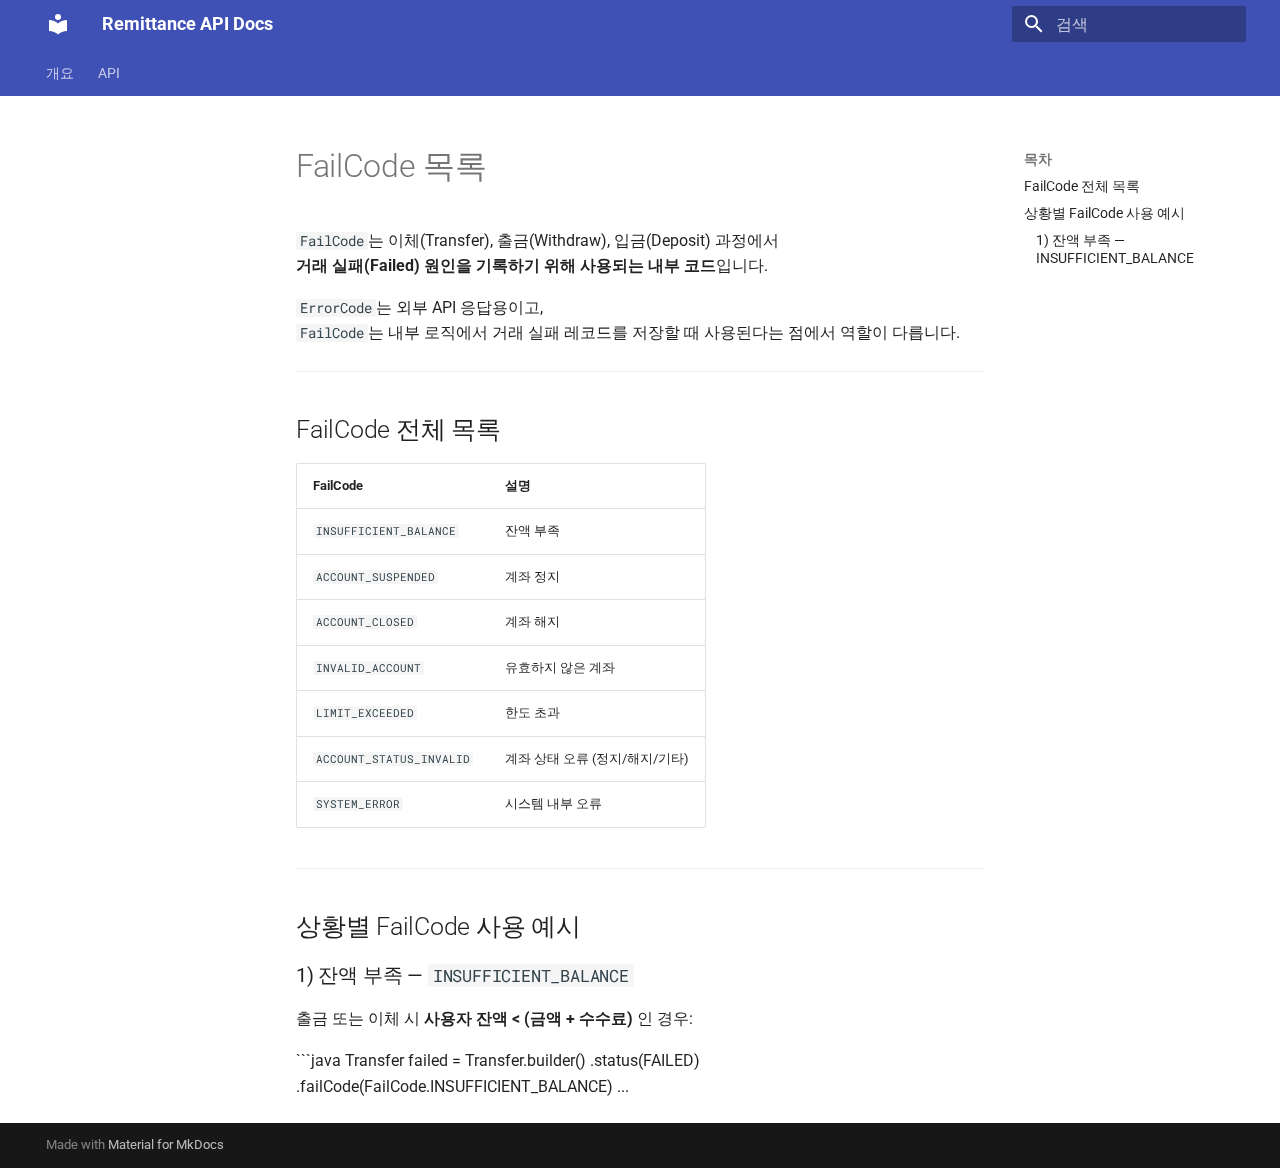
<file: appendix/fail-codes/index.html>
<!doctype html>
<html lang="ko" class="no-js">
  <head>
    
      <meta charset="utf-8">
      <meta name="viewport" content="width=device-width,initial-scale=1">
      
      
      
      
      
      
        
      
      
      <link rel="icon" href="../../assets/images/favicon.png">
      <meta name="generator" content="mkdocs-1.6.1, mkdocs-material-9.7.0">
    
    
      
        <title>FailCode 목록 - Remittance API Docs</title>
      
    
    
      <link rel="stylesheet" href="../../assets/stylesheets/main.618322db.min.css">
      
      


    
    
      
    
    
      
        
        
        <link rel="preconnect" href="https://fonts.gstatic.com" crossorigin>
        <link rel="stylesheet" href="https://fonts.googleapis.com/css?family=Roboto:300,300i,400,400i,700,700i%7CRoboto+Mono:400,400i,700,700i&display=fallback">
        <style>:root{--md-text-font:"Roboto";--md-code-font:"Roboto Mono"}</style>
      
    
    
    <script>__md_scope=new URL("../..",location),__md_hash=e=>[...e].reduce(((e,_)=>(e<<5)-e+_.charCodeAt(0)),0),__md_get=(e,_=localStorage,t=__md_scope)=>JSON.parse(_.getItem(t.pathname+"."+e)),__md_set=(e,_,t=localStorage,a=__md_scope)=>{try{t.setItem(a.pathname+"."+e,JSON.stringify(_))}catch(e){}}</script>
    
      

    
    
  </head>
  
  
    <body dir="ltr">
  
    
    <input class="md-toggle" data-md-toggle="drawer" type="checkbox" id="__drawer" autocomplete="off">
    <input class="md-toggle" data-md-toggle="search" type="checkbox" id="__search" autocomplete="off">
    <label class="md-overlay" for="__drawer"></label>
    <div data-md-component="skip">
      
        
        <a href="#failcode" class="md-skip">
          콘텐츠로 이동
        </a>
      
    </div>
    <div data-md-component="announce">
      
    </div>
    
    
      

<header class="md-header" data-md-component="header">
  <nav class="md-header__inner md-grid" aria-label="상단/헤더">
    <a href="../.." title="Remittance API Docs" class="md-header__button md-logo" aria-label="Remittance API Docs" data-md-component="logo">
      
  
  <svg xmlns="http://www.w3.org/2000/svg" viewBox="0 0 24 24"><path d="M12 8a3 3 0 0 0 3-3 3 3 0 0 0-3-3 3 3 0 0 0-3 3 3 3 0 0 0 3 3m0 3.54C9.64 9.35 6.5 8 3 8v11c3.5 0 6.64 1.35 9 3.54 2.36-2.19 5.5-3.54 9-3.54V8c-3.5 0-6.64 1.35-9 3.54"/></svg>

    </a>
    <label class="md-header__button md-icon" for="__drawer">
      
      <svg xmlns="http://www.w3.org/2000/svg" viewBox="0 0 24 24"><path d="M3 6h18v2H3zm0 5h18v2H3zm0 5h18v2H3z"/></svg>
    </label>
    <div class="md-header__title" data-md-component="header-title">
      <div class="md-header__ellipsis">
        <div class="md-header__topic">
          <span class="md-ellipsis">
            Remittance API Docs
          </span>
        </div>
        <div class="md-header__topic" data-md-component="header-topic">
          <span class="md-ellipsis">
            
              FailCode 목록
            
          </span>
        </div>
      </div>
    </div>
    
    
      <script>var palette=__md_get("__palette");if(palette&&palette.color){if("(prefers-color-scheme)"===palette.color.media){var media=matchMedia("(prefers-color-scheme: light)"),input=document.querySelector(media.matches?"[data-md-color-media='(prefers-color-scheme: light)']":"[data-md-color-media='(prefers-color-scheme: dark)']");palette.color.media=input.getAttribute("data-md-color-media"),palette.color.scheme=input.getAttribute("data-md-color-scheme"),palette.color.primary=input.getAttribute("data-md-color-primary"),palette.color.accent=input.getAttribute("data-md-color-accent")}for(var[key,value]of Object.entries(palette.color))document.body.setAttribute("data-md-color-"+key,value)}</script>
    
    
    
      
      
        <label class="md-header__button md-icon" for="__search">
          
          <svg xmlns="http://www.w3.org/2000/svg" viewBox="0 0 24 24"><path d="M9.5 3A6.5 6.5 0 0 1 16 9.5c0 1.61-.59 3.09-1.56 4.23l.27.27h.79l5 5-1.5 1.5-5-5v-.79l-.27-.27A6.52 6.52 0 0 1 9.5 16 6.5 6.5 0 0 1 3 9.5 6.5 6.5 0 0 1 9.5 3m0 2C7 5 5 7 5 9.5S7 14 9.5 14 14 12 14 9.5 12 5 9.5 5"/></svg>
        </label>
        <div class="md-search" data-md-component="search" role="dialog">
  <label class="md-search__overlay" for="__search"></label>
  <div class="md-search__inner" role="search">
    <form class="md-search__form" name="search">
      <input type="text" class="md-search__input" name="query" aria-label="검색" placeholder="검색" autocapitalize="off" autocorrect="off" autocomplete="off" spellcheck="false" data-md-component="search-query" required>
      <label class="md-search__icon md-icon" for="__search">
        
        <svg xmlns="http://www.w3.org/2000/svg" viewBox="0 0 24 24"><path d="M9.5 3A6.5 6.5 0 0 1 16 9.5c0 1.61-.59 3.09-1.56 4.23l.27.27h.79l5 5-1.5 1.5-5-5v-.79l-.27-.27A6.52 6.52 0 0 1 9.5 16 6.5 6.5 0 0 1 3 9.5 6.5 6.5 0 0 1 9.5 3m0 2C7 5 5 7 5 9.5S7 14 9.5 14 14 12 14 9.5 12 5 9.5 5"/></svg>
        
        <svg xmlns="http://www.w3.org/2000/svg" viewBox="0 0 24 24"><path d="M20 11v2H8l5.5 5.5-1.42 1.42L4.16 12l7.92-7.92L13.5 5.5 8 11z"/></svg>
      </label>
      <nav class="md-search__options" aria-label="검색">
        
        <button type="reset" class="md-search__icon md-icon" title="지우기" aria-label="지우기" tabindex="-1">
          
          <svg xmlns="http://www.w3.org/2000/svg" viewBox="0 0 24 24"><path d="M19 6.41 17.59 5 12 10.59 6.41 5 5 6.41 10.59 12 5 17.59 6.41 19 12 13.41 17.59 19 19 17.59 13.41 12z"/></svg>
        </button>
      </nav>
      
    </form>
    <div class="md-search__output">
      <div class="md-search__scrollwrap" tabindex="0" data-md-scrollfix>
        <div class="md-search-result" data-md-component="search-result">
          <div class="md-search-result__meta">
            검색 초기화
          </div>
          <ol class="md-search-result__list" role="presentation"></ol>
        </div>
      </div>
    </div>
  </div>
</div>
      
    
    
  </nav>
  
</header>
    
    <div class="md-container" data-md-component="container">
      
      
        
          
            
<nav class="md-tabs" aria-label="탭" data-md-component="tabs">
  <div class="md-grid">
    <ul class="md-tabs__list">
      
        
  
  
  
  
    <li class="md-tabs__item">
      <a href="../.." class="md-tabs__link">
        
  
  
    
  
  개요

      </a>
    </li>
  

      
        
  
  
  
  
    
    
      <li class="md-tabs__item">
        <a href="../../api/reference/" class="md-tabs__link">
          
  
  
  API

        </a>
      </li>
    
  

      
    </ul>
  </div>
</nav>
          
        
      
      <main class="md-main" data-md-component="main">
        <div class="md-main__inner md-grid">
          
            
              
              <div class="md-sidebar md-sidebar--primary" data-md-component="sidebar" data-md-type="navigation" >
                <div class="md-sidebar__scrollwrap">
                  <div class="md-sidebar__inner">
                    


  


<nav class="md-nav md-nav--primary md-nav--lifted" aria-label="네비게이션" data-md-level="0">
  <label class="md-nav__title" for="__drawer">
    <a href="../.." title="Remittance API Docs" class="md-nav__button md-logo" aria-label="Remittance API Docs" data-md-component="logo">
      
  
  <svg xmlns="http://www.w3.org/2000/svg" viewBox="0 0 24 24"><path d="M12 8a3 3 0 0 0 3-3 3 3 0 0 0-3-3 3 3 0 0 0-3 3 3 3 0 0 0 3 3m0 3.54C9.64 9.35 6.5 8 3 8v11c3.5 0 6.64 1.35 9 3.54 2.36-2.19 5.5-3.54 9-3.54V8c-3.5 0-6.64 1.35-9 3.54"/></svg>

    </a>
    Remittance API Docs
  </label>
  
  <ul class="md-nav__list" data-md-scrollfix>
    
      
      
  
  
  
  
    <li class="md-nav__item">
      <a href="../.." class="md-nav__link">
        
  
  
  <span class="md-ellipsis">
    
  
    개요
  

    
  </span>
  
  

      </a>
    </li>
  

    
      
      
  
  
  
  
    
    
    
    
      
      
        
      
    
    
    <li class="md-nav__item md-nav__item--nested">
      
        
        
        <input class="md-nav__toggle md-toggle " type="checkbox" id="__nav_2" >
        
          
          <label class="md-nav__link" for="__nav_2" id="__nav_2_label" tabindex="0">
            
  
  
  <span class="md-ellipsis">
    
  
    API
  

    
  </span>
  
  

            <span class="md-nav__icon md-icon"></span>
          </label>
        
        <nav class="md-nav" data-md-level="1" aria-labelledby="__nav_2_label" aria-expanded="false">
          <label class="md-nav__title" for="__nav_2">
            <span class="md-nav__icon md-icon"></span>
            
  
    API
  

          </label>
          <ul class="md-nav__list" data-md-scrollfix>
            
              
                
  
  
  
  
    <li class="md-nav__item">
      <a href="../../api/reference/" class="md-nav__link">
        
  
  
  <span class="md-ellipsis">
    
  
    API Reference
  

    
  </span>
  
  

      </a>
    </li>
  

              
            
          </ul>
        </nav>
      
    </li>
  

    
  </ul>
</nav>
                  </div>
                </div>
              </div>
            
            
              
              <div class="md-sidebar md-sidebar--secondary" data-md-component="sidebar" data-md-type="toc" >
                <div class="md-sidebar__scrollwrap">
                  <div class="md-sidebar__inner">
                    

<nav class="md-nav md-nav--secondary" aria-label="목차">
  
  
  
    
  
  
    <label class="md-nav__title" for="__toc">
      <span class="md-nav__icon md-icon"></span>
      목차
    </label>
    <ul class="md-nav__list" data-md-component="toc" data-md-scrollfix>
      
        <li class="md-nav__item">
  <a href="#failcode_1" class="md-nav__link">
    <span class="md-ellipsis">
      
        FailCode 전체 목록
      
    </span>
  </a>
  
</li>
      
        <li class="md-nav__item">
  <a href="#failcode_2" class="md-nav__link">
    <span class="md-ellipsis">
      
        상황별 FailCode 사용 예시
      
    </span>
  </a>
  
    <nav class="md-nav" aria-label="상황별 FailCode 사용 예시">
      <ul class="md-nav__list">
        
          <li class="md-nav__item">
  <a href="#1-insufficient_balance" class="md-nav__link">
    <span class="md-ellipsis">
      
        1) 잔액 부족 — INSUFFICIENT_BALANCE
      
    </span>
  </a>
  
</li>
        
      </ul>
    </nav>
  
</li>
      
    </ul>
  
</nav>
                  </div>
                </div>
              </div>
            
          
          
            <div class="md-content" data-md-component="content">
              
              <article class="md-content__inner md-typeset">
                
                  



<h1 id="failcode">FailCode 목록</h1>
<p><code>FailCode</code>는 이체(Transfer), 출금(Withdraw), 입금(Deposit) 과정에서<br />
<strong>거래 실패(Failed) 원인을 기록하기 위해 사용되는 내부 코드</strong>입니다.</p>
<p><code>ErrorCode</code>는 외부 API 응답용이고,<br />
<code>FailCode</code>는 내부 로직에서 거래 실패 레코드를 저장할 때 사용된다는 점에서 역할이 다릅니다.</p>
<hr />
<h2 id="failcode_1">FailCode 전체 목록</h2>
<table>
<thead>
<tr>
<th>FailCode</th>
<th>설명</th>
</tr>
</thead>
<tbody>
<tr>
<td><code>INSUFFICIENT_BALANCE</code></td>
<td>잔액 부족</td>
</tr>
<tr>
<td><code>ACCOUNT_SUSPENDED</code></td>
<td>계좌 정지</td>
</tr>
<tr>
<td><code>ACCOUNT_CLOSED</code></td>
<td>계좌 해지</td>
</tr>
<tr>
<td><code>INVALID_ACCOUNT</code></td>
<td>유효하지 않은 계좌</td>
</tr>
<tr>
<td><code>LIMIT_EXCEEDED</code></td>
<td>한도 초과</td>
</tr>
<tr>
<td><code>ACCOUNT_STATUS_INVALID</code></td>
<td>계좌 상태 오류 (정지/해지/기타)</td>
</tr>
<tr>
<td><code>SYSTEM_ERROR</code></td>
<td>시스템 내부 오류</td>
</tr>
</tbody>
</table>
<hr />
<h2 id="failcode_2">상황별 FailCode 사용 예시</h2>
<h3 id="1-insufficient_balance">1) 잔액 부족 — <code>INSUFFICIENT_BALANCE</code></h3>
<p>출금 또는 이체 시 <strong>사용자 잔액 &lt; (금액 + 수수료)</strong> 인 경우:</p>
<p>```java
Transfer failed = Transfer.builder()
    .status(FAILED)
    .failCode(FailCode.INSUFFICIENT_BALANCE)
    ...</p>












                
              </article>
            </div>
          
          
<script>var target=document.getElementById(location.hash.slice(1));target&&target.name&&(target.checked=target.name.startsWith("__tabbed_"))</script>
        </div>
        
      </main>
      
        <footer class="md-footer">
  
  <div class="md-footer-meta md-typeset">
    <div class="md-footer-meta__inner md-grid">
      <div class="md-copyright">
  
  
    Made with
    <a href="https://squidfunk.github.io/mkdocs-material/" target="_blank" rel="noopener">
      Material for MkDocs
    </a>
  
</div>
      
    </div>
  </div>
</footer>
      
    </div>
    <div class="md-dialog" data-md-component="dialog">
      <div class="md-dialog__inner md-typeset"></div>
    </div>
    
    
    
      
      
      <script id="__config" type="application/json">{"annotate": null, "base": "../..", "features": ["navigation.tabs", "navigation.sections", "content.code.copy"], "search": "../../assets/javascripts/workers/search.7a47a382.min.js", "tags": null, "translations": {"clipboard.copied": "\ud074\ub9bd\ubcf4\ub4dc\uc5d0 \ubcf5\uc0ac\ub428", "clipboard.copy": "\ud074\ub9bd\ubcf4\ub4dc\ub85c \ubcf5\uc0ac", "search.result.more.one": "\uc774 \ubb38\uc11c\uc5d0\uc11c 1\uac1c\uc758 \uac80\uc0c9 \uacb0\uacfc \ub354 \ubcf4\uae30", "search.result.more.other": "\uc774 \ubb38\uc11c\uc5d0\uc11c #\uac1c\uc758 \uac80\uc0c9 \uacb0\uacfc \ub354 \ubcf4\uae30", "search.result.none": "\uac80\uc0c9\uc5b4\uc640 \uc77c\uce58\ud558\ub294 \ubb38\uc11c\uac00 \uc5c6\uc2b5\ub2c8\ub2e4", "search.result.one": "1\uac1c\uc758 \uc77c\uce58\ud558\ub294 \ubb38\uc11c", "search.result.other": "#\uac1c\uc758 \uc77c\uce58\ud558\ub294 \ubb38\uc11c", "search.result.placeholder": "\uac80\uc0c9\uc5b4\ub97c \uc785\ub825\ud558\uc138\uc694", "search.result.term.missing": "\ud3ec\ud568\ub418\uc9c0 \uc54a\uc740 \uac80\uc0c9\uc5b4", "select.version": "\ubc84\uc804 \uc120\ud0dd"}, "version": null}</script>
    
    
      <script src="../../assets/javascripts/bundle.e71a0d61.min.js"></script>
      
    
  </body>
</html>
</file>
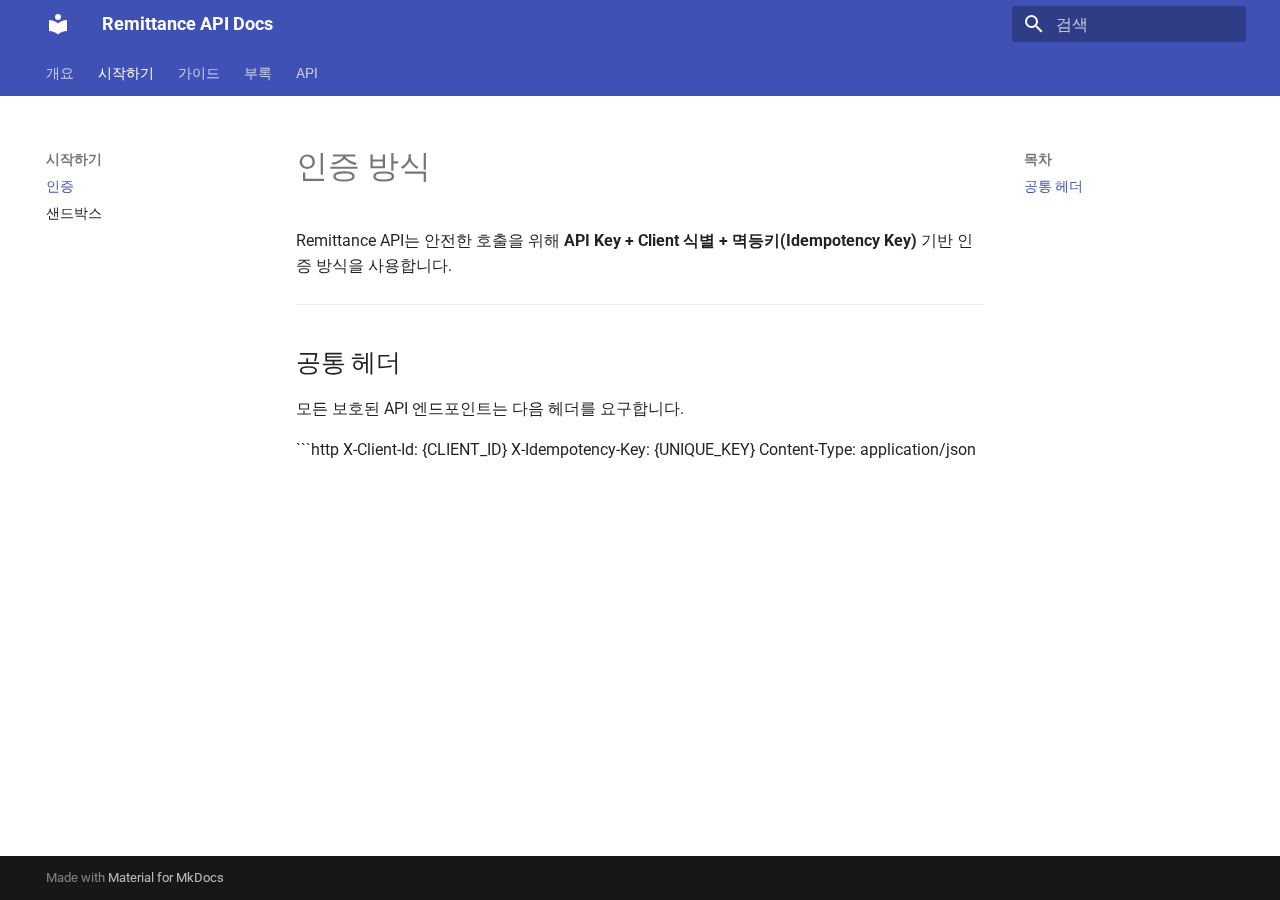
<file: getting-started/auth/index.html>
<!doctype html>
<html lang="ko" class="no-js">
  <head>
    
      <meta charset="utf-8">
      <meta name="viewport" content="width=device-width,initial-scale=1">
      
      
      
      
        <link rel="prev" href="../..">
      
      
        <link rel="next" href="../sandbox/">
      
      
        
      
      
      <link rel="icon" href="../../assets/images/favicon.png">
      <meta name="generator" content="mkdocs-1.6.1, mkdocs-material-9.7.0">
    
    
      
        <title>인증 - Remittance API Docs</title>
      
    
    
      <link rel="stylesheet" href="../../assets/stylesheets/main.618322db.min.css">
      
      


    
    
      
    
    
      
        
        
        <link rel="preconnect" href="https://fonts.gstatic.com" crossorigin>
        <link rel="stylesheet" href="https://fonts.googleapis.com/css?family=Roboto:300,300i,400,400i,700,700i%7CRoboto+Mono:400,400i,700,700i&display=fallback">
        <style>:root{--md-text-font:"Roboto";--md-code-font:"Roboto Mono"}</style>
      
    
    
      <link rel="stylesheet" href="../../styles/api.css">
    
    <script>__md_scope=new URL("../..",location),__md_hash=e=>[...e].reduce(((e,_)=>(e<<5)-e+_.charCodeAt(0)),0),__md_get=(e,_=localStorage,t=__md_scope)=>JSON.parse(_.getItem(t.pathname+"."+e)),__md_set=(e,_,t=localStorage,a=__md_scope)=>{try{t.setItem(a.pathname+"."+e,JSON.stringify(_))}catch(e){}}</script>
    
      

    
    
  </head>
  
  
    <body dir="ltr">
  
    
    <input class="md-toggle" data-md-toggle="drawer" type="checkbox" id="__drawer" autocomplete="off">
    <input class="md-toggle" data-md-toggle="search" type="checkbox" id="__search" autocomplete="off">
    <label class="md-overlay" for="__drawer"></label>
    <div data-md-component="skip">
      
        
        <a href="#_1" class="md-skip">
          콘텐츠로 이동
        </a>
      
    </div>
    <div data-md-component="announce">
      
    </div>
    
    
      

<header class="md-header" data-md-component="header">
  <nav class="md-header__inner md-grid" aria-label="상단/헤더">
    <a href="../.." title="Remittance API Docs" class="md-header__button md-logo" aria-label="Remittance API Docs" data-md-component="logo">
      
  
  <svg xmlns="http://www.w3.org/2000/svg" viewBox="0 0 24 24"><path d="M12 8a3 3 0 0 0 3-3 3 3 0 0 0-3-3 3 3 0 0 0-3 3 3 3 0 0 0 3 3m0 3.54C9.64 9.35 6.5 8 3 8v11c3.5 0 6.64 1.35 9 3.54 2.36-2.19 5.5-3.54 9-3.54V8c-3.5 0-6.64 1.35-9 3.54"/></svg>

    </a>
    <label class="md-header__button md-icon" for="__drawer">
      
      <svg xmlns="http://www.w3.org/2000/svg" viewBox="0 0 24 24"><path d="M3 6h18v2H3zm0 5h18v2H3zm0 5h18v2H3z"/></svg>
    </label>
    <div class="md-header__title" data-md-component="header-title">
      <div class="md-header__ellipsis">
        <div class="md-header__topic">
          <span class="md-ellipsis">
            Remittance API Docs
          </span>
        </div>
        <div class="md-header__topic" data-md-component="header-topic">
          <span class="md-ellipsis">
            
              인증
            
          </span>
        </div>
      </div>
    </div>
    
    
      <script>var palette=__md_get("__palette");if(palette&&palette.color){if("(prefers-color-scheme)"===palette.color.media){var media=matchMedia("(prefers-color-scheme: light)"),input=document.querySelector(media.matches?"[data-md-color-media='(prefers-color-scheme: light)']":"[data-md-color-media='(prefers-color-scheme: dark)']");palette.color.media=input.getAttribute("data-md-color-media"),palette.color.scheme=input.getAttribute("data-md-color-scheme"),palette.color.primary=input.getAttribute("data-md-color-primary"),palette.color.accent=input.getAttribute("data-md-color-accent")}for(var[key,value]of Object.entries(palette.color))document.body.setAttribute("data-md-color-"+key,value)}</script>
    
    
    
      
      
        <label class="md-header__button md-icon" for="__search">
          
          <svg xmlns="http://www.w3.org/2000/svg" viewBox="0 0 24 24"><path d="M9.5 3A6.5 6.5 0 0 1 16 9.5c0 1.61-.59 3.09-1.56 4.23l.27.27h.79l5 5-1.5 1.5-5-5v-.79l-.27-.27A6.52 6.52 0 0 1 9.5 16 6.5 6.5 0 0 1 3 9.5 6.5 6.5 0 0 1 9.5 3m0 2C7 5 5 7 5 9.5S7 14 9.5 14 14 12 14 9.5 12 5 9.5 5"/></svg>
        </label>
        <div class="md-search" data-md-component="search" role="dialog">
  <label class="md-search__overlay" for="__search"></label>
  <div class="md-search__inner" role="search">
    <form class="md-search__form" name="search">
      <input type="text" class="md-search__input" name="query" aria-label="검색" placeholder="검색" autocapitalize="off" autocorrect="off" autocomplete="off" spellcheck="false" data-md-component="search-query" required>
      <label class="md-search__icon md-icon" for="__search">
        
        <svg xmlns="http://www.w3.org/2000/svg" viewBox="0 0 24 24"><path d="M9.5 3A6.5 6.5 0 0 1 16 9.5c0 1.61-.59 3.09-1.56 4.23l.27.27h.79l5 5-1.5 1.5-5-5v-.79l-.27-.27A6.52 6.52 0 0 1 9.5 16 6.5 6.5 0 0 1 3 9.5 6.5 6.5 0 0 1 9.5 3m0 2C7 5 5 7 5 9.5S7 14 9.5 14 14 12 14 9.5 12 5 9.5 5"/></svg>
        
        <svg xmlns="http://www.w3.org/2000/svg" viewBox="0 0 24 24"><path d="M20 11v2H8l5.5 5.5-1.42 1.42L4.16 12l7.92-7.92L13.5 5.5 8 11z"/></svg>
      </label>
      <nav class="md-search__options" aria-label="검색">
        
        <button type="reset" class="md-search__icon md-icon" title="지우기" aria-label="지우기" tabindex="-1">
          
          <svg xmlns="http://www.w3.org/2000/svg" viewBox="0 0 24 24"><path d="M19 6.41 17.59 5 12 10.59 6.41 5 5 6.41 10.59 12 5 17.59 6.41 19 12 13.41 17.59 19 19 17.59 13.41 12z"/></svg>
        </button>
      </nav>
      
    </form>
    <div class="md-search__output">
      <div class="md-search__scrollwrap" tabindex="0" data-md-scrollfix>
        <div class="md-search-result" data-md-component="search-result">
          <div class="md-search-result__meta">
            검색 초기화
          </div>
          <ol class="md-search-result__list" role="presentation"></ol>
        </div>
      </div>
    </div>
  </div>
</div>
      
    
    
  </nav>
  
</header>
    
    <div class="md-container" data-md-component="container">
      
      
        
          
            
<nav class="md-tabs" aria-label="탭" data-md-component="tabs">
  <div class="md-grid">
    <ul class="md-tabs__list">
      
        
  
  
  
  
    <li class="md-tabs__item">
      <a href="../.." class="md-tabs__link">
        
  
  
    
  
  개요

      </a>
    </li>
  

      
        
  
  
  
    
  
  
    
    
      <li class="md-tabs__item md-tabs__item--active">
        <a href="./" class="md-tabs__link">
          
  
  
  시작하기

        </a>
      </li>
    
  

      
        
  
  
  
  
    
    
      <li class="md-tabs__item">
        <a href="../../guides/account-guide/" class="md-tabs__link">
          
  
  
  가이드

        </a>
      </li>
    
  

      
        
  
  
  
  
    
    
      <li class="md-tabs__item">
        <a href="../../appendix/errors/" class="md-tabs__link">
          
  
  
  부록

        </a>
      </li>
    
  

      
        
  
  
  
  
    
    
      <li class="md-tabs__item">
        <a href="../../api/" class="md-tabs__link">
          
  
  
  API

        </a>
      </li>
    
  

      
    </ul>
  </div>
</nav>
          
        
      
      <main class="md-main" data-md-component="main">
        <div class="md-main__inner md-grid">
          
            
              
              <div class="md-sidebar md-sidebar--primary" data-md-component="sidebar" data-md-type="navigation" >
                <div class="md-sidebar__scrollwrap">
                  <div class="md-sidebar__inner">
                    


  


<nav class="md-nav md-nav--primary md-nav--lifted" aria-label="네비게이션" data-md-level="0">
  <label class="md-nav__title" for="__drawer">
    <a href="../.." title="Remittance API Docs" class="md-nav__button md-logo" aria-label="Remittance API Docs" data-md-component="logo">
      
  
  <svg xmlns="http://www.w3.org/2000/svg" viewBox="0 0 24 24"><path d="M12 8a3 3 0 0 0 3-3 3 3 0 0 0-3-3 3 3 0 0 0-3 3 3 3 0 0 0 3 3m0 3.54C9.64 9.35 6.5 8 3 8v11c3.5 0 6.64 1.35 9 3.54 2.36-2.19 5.5-3.54 9-3.54V8c-3.5 0-6.64 1.35-9 3.54"/></svg>

    </a>
    Remittance API Docs
  </label>
  
  <ul class="md-nav__list" data-md-scrollfix>
    
      
      
  
  
  
  
    <li class="md-nav__item">
      <a href="../.." class="md-nav__link">
        
  
  
  <span class="md-ellipsis">
    
  
    개요
  

    
  </span>
  
  

      </a>
    </li>
  

    
      
      
  
  
    
  
  
  
    
    
    
    
      
        
        
      
      
        
      
    
    
    <li class="md-nav__item md-nav__item--active md-nav__item--section md-nav__item--nested">
      
        
        
        <input class="md-nav__toggle md-toggle " type="checkbox" id="__nav_2" checked>
        
          
          <label class="md-nav__link" for="__nav_2" id="__nav_2_label" tabindex="">
            
  
  
  <span class="md-ellipsis">
    
  
    시작하기
  

    
  </span>
  
  

            <span class="md-nav__icon md-icon"></span>
          </label>
        
        <nav class="md-nav" data-md-level="1" aria-labelledby="__nav_2_label" aria-expanded="true">
          <label class="md-nav__title" for="__nav_2">
            <span class="md-nav__icon md-icon"></span>
            
  
    시작하기
  

          </label>
          <ul class="md-nav__list" data-md-scrollfix>
            
              
                
  
  
    
  
  
  
    <li class="md-nav__item md-nav__item--active">
      
      <input class="md-nav__toggle md-toggle" type="checkbox" id="__toc">
      
      
        
      
      
        <label class="md-nav__link md-nav__link--active" for="__toc">
          
  
  
  <span class="md-ellipsis">
    
  
    인증
  

    
  </span>
  
  

          <span class="md-nav__icon md-icon"></span>
        </label>
      
      <a href="./" class="md-nav__link md-nav__link--active">
        
  
  
  <span class="md-ellipsis">
    
  
    인증
  

    
  </span>
  
  

      </a>
      
        

<nav class="md-nav md-nav--secondary" aria-label="목차">
  
  
  
    
  
  
    <label class="md-nav__title" for="__toc">
      <span class="md-nav__icon md-icon"></span>
      목차
    </label>
    <ul class="md-nav__list" data-md-component="toc" data-md-scrollfix>
      
        <li class="md-nav__item">
  <a href="#_2" class="md-nav__link">
    <span class="md-ellipsis">
      
        공통 헤더
      
    </span>
  </a>
  
</li>
      
    </ul>
  
</nav>
      
    </li>
  

              
            
              
                
  
  
  
  
    <li class="md-nav__item">
      <a href="../sandbox/" class="md-nav__link">
        
  
  
  <span class="md-ellipsis">
    
  
    샌드박스
  

    
  </span>
  
  

      </a>
    </li>
  

              
            
          </ul>
        </nav>
      
    </li>
  

    
      
      
  
  
  
  
    
    
    
    
      
      
        
      
    
    
    <li class="md-nav__item md-nav__item--nested">
      
        
        
        <input class="md-nav__toggle md-toggle " type="checkbox" id="__nav_3" >
        
          
          <label class="md-nav__link" for="__nav_3" id="__nav_3_label" tabindex="0">
            
  
  
  <span class="md-ellipsis">
    
  
    가이드
  

    
  </span>
  
  

            <span class="md-nav__icon md-icon"></span>
          </label>
        
        <nav class="md-nav" data-md-level="1" aria-labelledby="__nav_3_label" aria-expanded="false">
          <label class="md-nav__title" for="__nav_3">
            <span class="md-nav__icon md-icon"></span>
            
  
    가이드
  

          </label>
          <ul class="md-nav__list" data-md-scrollfix>
            
              
                
  
  
  
  
    <li class="md-nav__item">
      <a href="../../guides/account-guide/" class="md-nav__link">
        
  
  
  <span class="md-ellipsis">
    
  
    계좌 안내
  

    
  </span>
  
  

      </a>
    </li>
  

              
            
              
                
  
  
  
  
    <li class="md-nav__item">
      <a href="../../guides/transfer-flow/" class="md-nav__link">
        
  
  
  <span class="md-ellipsis">
    
  
    이체 플로우
  

    
  </span>
  
  

      </a>
    </li>
  

              
            
              
                
  
  
  
  
    <li class="md-nav__item">
      <a href="../../guides/transfer-guide/" class="md-nav__link">
        
  
  
  <span class="md-ellipsis">
    
  
    이체 API 가이드
  

    
  </span>
  
  

      </a>
    </li>
  

              
            
          </ul>
        </nav>
      
    </li>
  

    
      
      
  
  
  
  
    
    
    
    
      
      
        
      
    
    
    <li class="md-nav__item md-nav__item--nested">
      
        
        
        <input class="md-nav__toggle md-toggle " type="checkbox" id="__nav_4" >
        
          
          <label class="md-nav__link" for="__nav_4" id="__nav_4_label" tabindex="0">
            
  
  
  <span class="md-ellipsis">
    
  
    부록
  

    
  </span>
  
  

            <span class="md-nav__icon md-icon"></span>
          </label>
        
        <nav class="md-nav" data-md-level="1" aria-labelledby="__nav_4_label" aria-expanded="false">
          <label class="md-nav__title" for="__nav_4">
            <span class="md-nav__icon md-icon"></span>
            
  
    부록
  

          </label>
          <ul class="md-nav__list" data-md-scrollfix>
            
              
                
  
  
  
  
    <li class="md-nav__item">
      <a href="../../appendix/errors/" class="md-nav__link">
        
  
  
  <span class="md-ellipsis">
    
  
    오류 응답 규격
  

    
  </span>
  
  

      </a>
    </li>
  

              
            
              
                
  
  
  
  
    <li class="md-nav__item">
      <a href="../../appendix/fail-codes/" class="md-nav__link">
        
  
  
  <span class="md-ellipsis">
    
  
    실패 코드 목록
  

    
  </span>
  
  

      </a>
    </li>
  

              
            
          </ul>
        </nav>
      
    </li>
  

    
      
      
  
  
  
  
    
    
    
    
      
      
        
      
    
    
    <li class="md-nav__item md-nav__item--nested">
      
        
        
        <input class="md-nav__toggle md-toggle " type="checkbox" id="__nav_5" >
        
          
          <label class="md-nav__link" for="__nav_5" id="__nav_5_label" tabindex="0">
            
  
  
  <span class="md-ellipsis">
    
  
    API
  

    
  </span>
  
  

            <span class="md-nav__icon md-icon"></span>
          </label>
        
        <nav class="md-nav" data-md-level="1" aria-labelledby="__nav_5_label" aria-expanded="false">
          <label class="md-nav__title" for="__nav_5">
            <span class="md-nav__icon md-icon"></span>
            
  
    API
  

          </label>
          <ul class="md-nav__list" data-md-scrollfix>
            
              
                
  
  
  
  
    <li class="md-nav__item">
      <a href="../../api/" class="md-nav__link">
        
  
  
  <span class="md-ellipsis">
    
  
    API Reference
  

    
  </span>
  
  

      </a>
    </li>
  

              
            
          </ul>
        </nav>
      
    </li>
  

    
  </ul>
</nav>
                  </div>
                </div>
              </div>
            
            
              
              <div class="md-sidebar md-sidebar--secondary" data-md-component="sidebar" data-md-type="toc" >
                <div class="md-sidebar__scrollwrap">
                  <div class="md-sidebar__inner">
                    

<nav class="md-nav md-nav--secondary" aria-label="목차">
  
  
  
    
  
  
    <label class="md-nav__title" for="__toc">
      <span class="md-nav__icon md-icon"></span>
      목차
    </label>
    <ul class="md-nav__list" data-md-component="toc" data-md-scrollfix>
      
        <li class="md-nav__item">
  <a href="#_2" class="md-nav__link">
    <span class="md-ellipsis">
      
        공통 헤더
      
    </span>
  </a>
  
</li>
      
    </ul>
  
</nav>
                  </div>
                </div>
              </div>
            
          
          
            <div class="md-content" data-md-component="content">
              
              <article class="md-content__inner md-typeset">
                
                  



<h1 id="_1">인증 방식</h1>
<p>Remittance API는 안전한 호출을 위해 <strong>API Key + Client 식별 + 멱등키(Idempotency Key)</strong> 기반 인증 방식을 사용합니다.</p>
<hr />
<h2 id="_2">공통 헤더</h2>
<p>모든 보호된 API 엔드포인트는 다음 헤더를 요구합니다.</p>
<p>```http
X-Client-Id: {CLIENT_ID}
X-Idempotency-Key: {UNIQUE_KEY}
Content-Type: application/json</p>












                
              </article>
            </div>
          
          
<script>var target=document.getElementById(location.hash.slice(1));target&&target.name&&(target.checked=target.name.startsWith("__tabbed_"))</script>
        </div>
        
      </main>
      
        <footer class="md-footer">
  
  <div class="md-footer-meta md-typeset">
    <div class="md-footer-meta__inner md-grid">
      <div class="md-copyright">
  
  
    Made with
    <a href="https://squidfunk.github.io/mkdocs-material/" target="_blank" rel="noopener">
      Material for MkDocs
    </a>
  
</div>
      
    </div>
  </div>
</footer>
      
    </div>
    <div class="md-dialog" data-md-component="dialog">
      <div class="md-dialog__inner md-typeset"></div>
    </div>
    
    
    
      
      
      <script id="__config" type="application/json">{"annotate": null, "base": "../..", "features": ["navigation.tabs", "navigation.sections", "content.code.copy"], "search": "../../assets/javascripts/workers/search.7a47a382.min.js", "tags": null, "translations": {"clipboard.copied": "\ud074\ub9bd\ubcf4\ub4dc\uc5d0 \ubcf5\uc0ac\ub428", "clipboard.copy": "\ud074\ub9bd\ubcf4\ub4dc\ub85c \ubcf5\uc0ac", "search.result.more.one": "\uc774 \ubb38\uc11c\uc5d0\uc11c 1\uac1c\uc758 \uac80\uc0c9 \uacb0\uacfc \ub354 \ubcf4\uae30", "search.result.more.other": "\uc774 \ubb38\uc11c\uc5d0\uc11c #\uac1c\uc758 \uac80\uc0c9 \uacb0\uacfc \ub354 \ubcf4\uae30", "search.result.none": "\uac80\uc0c9\uc5b4\uc640 \uc77c\uce58\ud558\ub294 \ubb38\uc11c\uac00 \uc5c6\uc2b5\ub2c8\ub2e4", "search.result.one": "1\uac1c\uc758 \uc77c\uce58\ud558\ub294 \ubb38\uc11c", "search.result.other": "#\uac1c\uc758 \uc77c\uce58\ud558\ub294 \ubb38\uc11c", "search.result.placeholder": "\uac80\uc0c9\uc5b4\ub97c \uc785\ub825\ud558\uc138\uc694", "search.result.term.missing": "\ud3ec\ud568\ub418\uc9c0 \uc54a\uc740 \uac80\uc0c9\uc5b4", "select.version": "\ubc84\uc804 \uc120\ud0dd"}, "version": null}</script>
    
    
      <script src="../../assets/javascripts/bundle.e71a0d61.min.js"></script>
      
    
  </body>
</html>
</file>
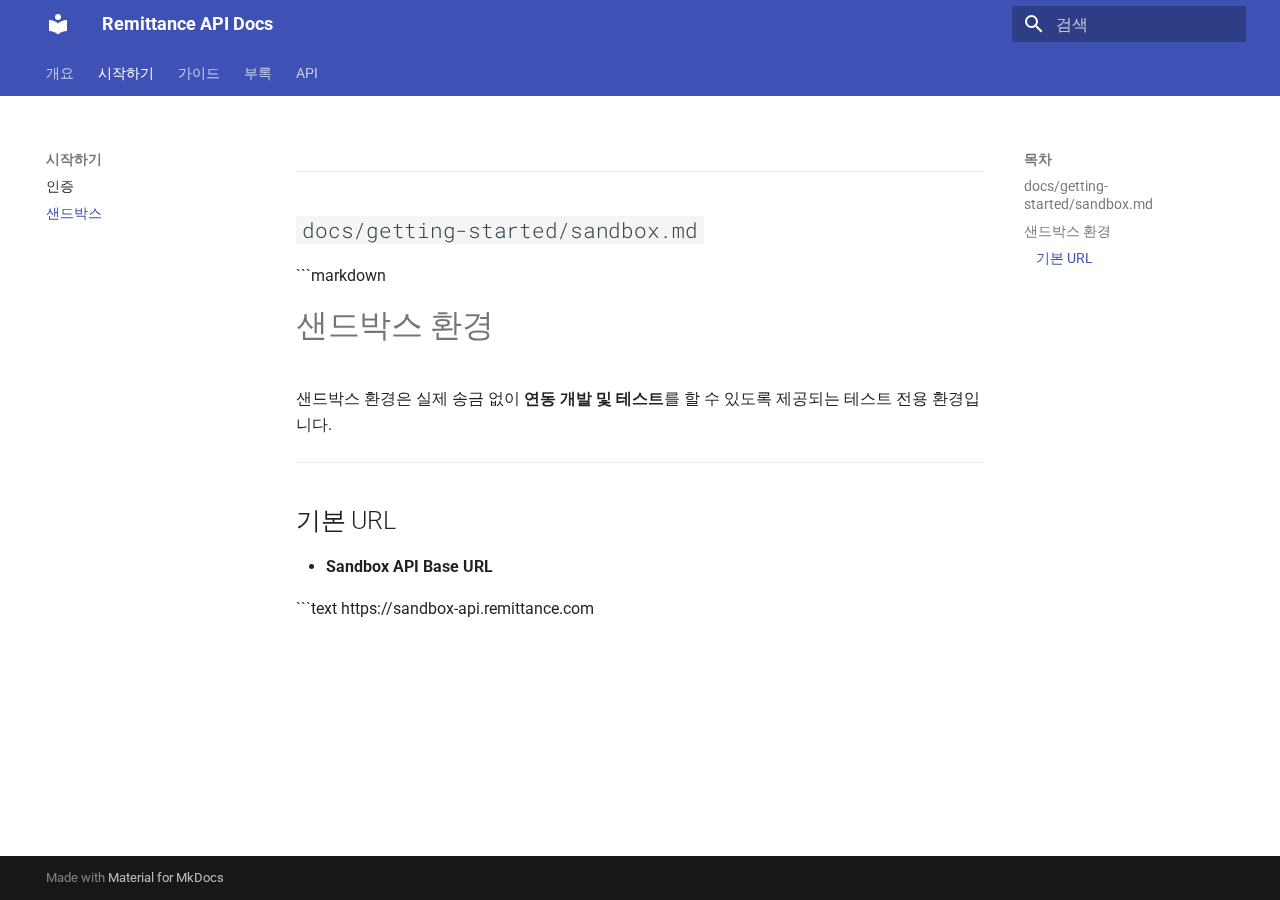
<file: getting-started/sandbox/index.html>
<!doctype html>
<html lang="ko" class="no-js">
  <head>
    
      <meta charset="utf-8">
      <meta name="viewport" content="width=device-width,initial-scale=1">
      
      
      
        <link rel="canonical" href="https://dnrdl12.github.io/remittance/getting-started/sandbox/">
      
      
        <link rel="prev" href="../auth/">
      
      
        <link rel="next" href="../../guides/account-guide/">
      
      
        
      
      
      <link rel="icon" href="../../assets/images/favicon.png">
      <meta name="generator" content="mkdocs-1.6.1, mkdocs-material-9.7.0">
    
    
      
        <title>샌드박스 - Remittance API Docs</title>
      
    
    
      <link rel="stylesheet" href="../../assets/stylesheets/main.618322db.min.css">
      
      


    
    
      
    
    
      
        
        
        <link rel="preconnect" href="https://fonts.gstatic.com" crossorigin>
        <link rel="stylesheet" href="https://fonts.googleapis.com/css?family=Roboto:300,300i,400,400i,700,700i%7CRoboto+Mono:400,400i,700,700i&display=fallback">
        <style>:root{--md-text-font:"Roboto";--md-code-font:"Roboto Mono"}</style>
      
    
    
      <link rel="stylesheet" href="../../styles/api.css">
    
    <script>__md_scope=new URL("../..",location),__md_hash=e=>[...e].reduce(((e,_)=>(e<<5)-e+_.charCodeAt(0)),0),__md_get=(e,_=localStorage,t=__md_scope)=>JSON.parse(_.getItem(t.pathname+"."+e)),__md_set=(e,_,t=localStorage,a=__md_scope)=>{try{t.setItem(a.pathname+"."+e,JSON.stringify(_))}catch(e){}}</script>
    
      

    
    
  </head>
  
  
    <body dir="ltr">
  
    
    <input class="md-toggle" data-md-toggle="drawer" type="checkbox" id="__drawer" autocomplete="off">
    <input class="md-toggle" data-md-toggle="search" type="checkbox" id="__search" autocomplete="off">
    <label class="md-overlay" for="__drawer"></label>
    <div data-md-component="skip">
      
        
        <a href="#docsgetting-startedsandboxmd" class="md-skip">
          콘텐츠로 이동
        </a>
      
    </div>
    <div data-md-component="announce">
      
    </div>
    
    
      

<header class="md-header" data-md-component="header">
  <nav class="md-header__inner md-grid" aria-label="상단/헤더">
    <a href="../.." title="Remittance API Docs" class="md-header__button md-logo" aria-label="Remittance API Docs" data-md-component="logo">
      
  
  <svg xmlns="http://www.w3.org/2000/svg" viewBox="0 0 24 24"><path d="M12 8a3 3 0 0 0 3-3 3 3 0 0 0-3-3 3 3 0 0 0-3 3 3 3 0 0 0 3 3m0 3.54C9.64 9.35 6.5 8 3 8v11c3.5 0 6.64 1.35 9 3.54 2.36-2.19 5.5-3.54 9-3.54V8c-3.5 0-6.64 1.35-9 3.54"/></svg>

    </a>
    <label class="md-header__button md-icon" for="__drawer">
      
      <svg xmlns="http://www.w3.org/2000/svg" viewBox="0 0 24 24"><path d="M3 6h18v2H3zm0 5h18v2H3zm0 5h18v2H3z"/></svg>
    </label>
    <div class="md-header__title" data-md-component="header-title">
      <div class="md-header__ellipsis">
        <div class="md-header__topic">
          <span class="md-ellipsis">
            Remittance API Docs
          </span>
        </div>
        <div class="md-header__topic" data-md-component="header-topic">
          <span class="md-ellipsis">
            
              샌드박스
            
          </span>
        </div>
      </div>
    </div>
    
    
      <script>var palette=__md_get("__palette");if(palette&&palette.color){if("(prefers-color-scheme)"===palette.color.media){var media=matchMedia("(prefers-color-scheme: light)"),input=document.querySelector(media.matches?"[data-md-color-media='(prefers-color-scheme: light)']":"[data-md-color-media='(prefers-color-scheme: dark)']");palette.color.media=input.getAttribute("data-md-color-media"),palette.color.scheme=input.getAttribute("data-md-color-scheme"),palette.color.primary=input.getAttribute("data-md-color-primary"),palette.color.accent=input.getAttribute("data-md-color-accent")}for(var[key,value]of Object.entries(palette.color))document.body.setAttribute("data-md-color-"+key,value)}</script>
    
    
    
      
      
        <label class="md-header__button md-icon" for="__search">
          
          <svg xmlns="http://www.w3.org/2000/svg" viewBox="0 0 24 24"><path d="M9.5 3A6.5 6.5 0 0 1 16 9.5c0 1.61-.59 3.09-1.56 4.23l.27.27h.79l5 5-1.5 1.5-5-5v-.79l-.27-.27A6.52 6.52 0 0 1 9.5 16 6.5 6.5 0 0 1 3 9.5 6.5 6.5 0 0 1 9.5 3m0 2C7 5 5 7 5 9.5S7 14 9.5 14 14 12 14 9.5 12 5 9.5 5"/></svg>
        </label>
        <div class="md-search" data-md-component="search" role="dialog">
  <label class="md-search__overlay" for="__search"></label>
  <div class="md-search__inner" role="search">
    <form class="md-search__form" name="search">
      <input type="text" class="md-search__input" name="query" aria-label="검색" placeholder="검색" autocapitalize="off" autocorrect="off" autocomplete="off" spellcheck="false" data-md-component="search-query" required>
      <label class="md-search__icon md-icon" for="__search">
        
        <svg xmlns="http://www.w3.org/2000/svg" viewBox="0 0 24 24"><path d="M9.5 3A6.5 6.5 0 0 1 16 9.5c0 1.61-.59 3.09-1.56 4.23l.27.27h.79l5 5-1.5 1.5-5-5v-.79l-.27-.27A6.52 6.52 0 0 1 9.5 16 6.5 6.5 0 0 1 3 9.5 6.5 6.5 0 0 1 9.5 3m0 2C7 5 5 7 5 9.5S7 14 9.5 14 14 12 14 9.5 12 5 9.5 5"/></svg>
        
        <svg xmlns="http://www.w3.org/2000/svg" viewBox="0 0 24 24"><path d="M20 11v2H8l5.5 5.5-1.42 1.42L4.16 12l7.92-7.92L13.5 5.5 8 11z"/></svg>
      </label>
      <nav class="md-search__options" aria-label="검색">
        
        <button type="reset" class="md-search__icon md-icon" title="지우기" aria-label="지우기" tabindex="-1">
          
          <svg xmlns="http://www.w3.org/2000/svg" viewBox="0 0 24 24"><path d="M19 6.41 17.59 5 12 10.59 6.41 5 5 6.41 10.59 12 5 17.59 6.41 19 12 13.41 17.59 19 19 17.59 13.41 12z"/></svg>
        </button>
      </nav>
      
    </form>
    <div class="md-search__output">
      <div class="md-search__scrollwrap" tabindex="0" data-md-scrollfix>
        <div class="md-search-result" data-md-component="search-result">
          <div class="md-search-result__meta">
            검색 초기화
          </div>
          <ol class="md-search-result__list" role="presentation"></ol>
        </div>
      </div>
    </div>
  </div>
</div>
      
    
    
  </nav>
  
</header>
    
    <div class="md-container" data-md-component="container">
      
      
        
          
            
<nav class="md-tabs" aria-label="탭" data-md-component="tabs">
  <div class="md-grid">
    <ul class="md-tabs__list">
      
        
  
  
  
  
    <li class="md-tabs__item">
      <a href="../.." class="md-tabs__link">
        
  
  
    
  
  개요

      </a>
    </li>
  

      
        
  
  
  
    
  
  
    
    
      <li class="md-tabs__item md-tabs__item--active">
        <a href="../auth/" class="md-tabs__link">
          
  
  
  시작하기

        </a>
      </li>
    
  

      
        
  
  
  
  
    
    
      <li class="md-tabs__item">
        <a href="../../guides/account-guide/" class="md-tabs__link">
          
  
  
  가이드

        </a>
      </li>
    
  

      
        
  
  
  
  
    
    
      <li class="md-tabs__item">
        <a href="../../appendix/errors/" class="md-tabs__link">
          
  
  
  부록

        </a>
      </li>
    
  

      
        
  
  
  
  
    
    
      <li class="md-tabs__item">
        <a href="../../api/" class="md-tabs__link">
          
  
  
  API

        </a>
      </li>
    
  

      
    </ul>
  </div>
</nav>
          
        
      
      <main class="md-main" data-md-component="main">
        <div class="md-main__inner md-grid">
          
            
              
              <div class="md-sidebar md-sidebar--primary" data-md-component="sidebar" data-md-type="navigation" >
                <div class="md-sidebar__scrollwrap">
                  <div class="md-sidebar__inner">
                    


  


<nav class="md-nav md-nav--primary md-nav--lifted" aria-label="네비게이션" data-md-level="0">
  <label class="md-nav__title" for="__drawer">
    <a href="../.." title="Remittance API Docs" class="md-nav__button md-logo" aria-label="Remittance API Docs" data-md-component="logo">
      
  
  <svg xmlns="http://www.w3.org/2000/svg" viewBox="0 0 24 24"><path d="M12 8a3 3 0 0 0 3-3 3 3 0 0 0-3-3 3 3 0 0 0-3 3 3 3 0 0 0 3 3m0 3.54C9.64 9.35 6.5 8 3 8v11c3.5 0 6.64 1.35 9 3.54 2.36-2.19 5.5-3.54 9-3.54V8c-3.5 0-6.64 1.35-9 3.54"/></svg>

    </a>
    Remittance API Docs
  </label>
  
  <ul class="md-nav__list" data-md-scrollfix>
    
      
      
  
  
  
  
    <li class="md-nav__item">
      <a href="../.." class="md-nav__link">
        
  
  
  <span class="md-ellipsis">
    
  
    개요
  

    
  </span>
  
  

      </a>
    </li>
  

    
      
      
  
  
    
  
  
  
    
    
    
    
      
        
        
      
      
        
      
    
    
    <li class="md-nav__item md-nav__item--active md-nav__item--section md-nav__item--nested">
      
        
        
        <input class="md-nav__toggle md-toggle " type="checkbox" id="__nav_2" checked>
        
          
          <label class="md-nav__link" for="__nav_2" id="__nav_2_label" tabindex="">
            
  
  
  <span class="md-ellipsis">
    
  
    시작하기
  

    
  </span>
  
  

            <span class="md-nav__icon md-icon"></span>
          </label>
        
        <nav class="md-nav" data-md-level="1" aria-labelledby="__nav_2_label" aria-expanded="true">
          <label class="md-nav__title" for="__nav_2">
            <span class="md-nav__icon md-icon"></span>
            
  
    시작하기
  

          </label>
          <ul class="md-nav__list" data-md-scrollfix>
            
              
                
  
  
  
  
    <li class="md-nav__item">
      <a href="../auth/" class="md-nav__link">
        
  
  
  <span class="md-ellipsis">
    
  
    인증
  

    
  </span>
  
  

      </a>
    </li>
  

              
            
              
                
  
  
    
  
  
  
    <li class="md-nav__item md-nav__item--active">
      
      <input class="md-nav__toggle md-toggle" type="checkbox" id="__toc">
      
      
      
        <label class="md-nav__link md-nav__link--active" for="__toc">
          
  
  
  <span class="md-ellipsis">
    
  
    샌드박스
  

    
  </span>
  
  

          <span class="md-nav__icon md-icon"></span>
        </label>
      
      <a href="./" class="md-nav__link md-nav__link--active">
        
  
  
  <span class="md-ellipsis">
    
  
    샌드박스
  

    
  </span>
  
  

      </a>
      
        

<nav class="md-nav md-nav--secondary" aria-label="목차">
  
  
  
  
    <label class="md-nav__title" for="__toc">
      <span class="md-nav__icon md-icon"></span>
      목차
    </label>
    <ul class="md-nav__list" data-md-component="toc" data-md-scrollfix>
      
        <li class="md-nav__item">
  <a href="#docsgetting-startedsandboxmd" class="md-nav__link">
    <span class="md-ellipsis">
      
        docs/getting-started/sandbox.md
      
    </span>
  </a>
  
</li>
      
        <li class="md-nav__item">
  <a href="#_1" class="md-nav__link">
    <span class="md-ellipsis">
      
        샌드박스 환경
      
    </span>
  </a>
  
    <nav class="md-nav" aria-label="샌드박스 환경">
      <ul class="md-nav__list">
        
          <li class="md-nav__item">
  <a href="#url" class="md-nav__link">
    <span class="md-ellipsis">
      
        기본 URL
      
    </span>
  </a>
  
</li>
        
      </ul>
    </nav>
  
</li>
      
    </ul>
  
</nav>
      
    </li>
  

              
            
          </ul>
        </nav>
      
    </li>
  

    
      
      
  
  
  
  
    
    
    
    
      
      
        
      
    
    
    <li class="md-nav__item md-nav__item--nested">
      
        
        
        <input class="md-nav__toggle md-toggle " type="checkbox" id="__nav_3" >
        
          
          <label class="md-nav__link" for="__nav_3" id="__nav_3_label" tabindex="0">
            
  
  
  <span class="md-ellipsis">
    
  
    가이드
  

    
  </span>
  
  

            <span class="md-nav__icon md-icon"></span>
          </label>
        
        <nav class="md-nav" data-md-level="1" aria-labelledby="__nav_3_label" aria-expanded="false">
          <label class="md-nav__title" for="__nav_3">
            <span class="md-nav__icon md-icon"></span>
            
  
    가이드
  

          </label>
          <ul class="md-nav__list" data-md-scrollfix>
            
              
                
  
  
  
  
    <li class="md-nav__item">
      <a href="../../guides/account-guide/" class="md-nav__link">
        
  
  
  <span class="md-ellipsis">
    
  
    계좌 안내
  

    
  </span>
  
  

      </a>
    </li>
  

              
            
              
                
  
  
  
  
    <li class="md-nav__item">
      <a href="../../guides/transfer-flow/" class="md-nav__link">
        
  
  
  <span class="md-ellipsis">
    
  
    이체 플로우
  

    
  </span>
  
  

      </a>
    </li>
  

              
            
              
                
  
  
  
  
    <li class="md-nav__item">
      <a href="../../guides/transfer-guide/" class="md-nav__link">
        
  
  
  <span class="md-ellipsis">
    
  
    이체 API 가이드
  

    
  </span>
  
  

      </a>
    </li>
  

              
            
          </ul>
        </nav>
      
    </li>
  

    
      
      
  
  
  
  
    
    
    
    
      
      
        
      
    
    
    <li class="md-nav__item md-nav__item--nested">
      
        
        
        <input class="md-nav__toggle md-toggle " type="checkbox" id="__nav_4" >
        
          
          <label class="md-nav__link" for="__nav_4" id="__nav_4_label" tabindex="0">
            
  
  
  <span class="md-ellipsis">
    
  
    부록
  

    
  </span>
  
  

            <span class="md-nav__icon md-icon"></span>
          </label>
        
        <nav class="md-nav" data-md-level="1" aria-labelledby="__nav_4_label" aria-expanded="false">
          <label class="md-nav__title" for="__nav_4">
            <span class="md-nav__icon md-icon"></span>
            
  
    부록
  

          </label>
          <ul class="md-nav__list" data-md-scrollfix>
            
              
                
  
  
  
  
    <li class="md-nav__item">
      <a href="../../appendix/errors/" class="md-nav__link">
        
  
  
  <span class="md-ellipsis">
    
  
    오류 응답 규격
  

    
  </span>
  
  

      </a>
    </li>
  

              
            
              
                
  
  
  
  
    <li class="md-nav__item">
      <a href="../../appendix/fail-codes/" class="md-nav__link">
        
  
  
  <span class="md-ellipsis">
    
  
    실패 코드 목록
  

    
  </span>
  
  

      </a>
    </li>
  

              
            
          </ul>
        </nav>
      
    </li>
  

    
      
      
  
  
  
  
    
    
    
    
      
      
        
      
    
    
    <li class="md-nav__item md-nav__item--nested">
      
        
        
        <input class="md-nav__toggle md-toggle " type="checkbox" id="__nav_5" >
        
          
          <label class="md-nav__link" for="__nav_5" id="__nav_5_label" tabindex="0">
            
  
  
  <span class="md-ellipsis">
    
  
    API
  

    
  </span>
  
  

            <span class="md-nav__icon md-icon"></span>
          </label>
        
        <nav class="md-nav" data-md-level="1" aria-labelledby="__nav_5_label" aria-expanded="false">
          <label class="md-nav__title" for="__nav_5">
            <span class="md-nav__icon md-icon"></span>
            
  
    API
  

          </label>
          <ul class="md-nav__list" data-md-scrollfix>
            
              
                
  
  
  
  
    <li class="md-nav__item">
      <a href="../../api/" class="md-nav__link">
        
  
  
  <span class="md-ellipsis">
    
  
    API Reference
  

    
  </span>
  
  

      </a>
    </li>
  

              
            
          </ul>
        </nav>
      
    </li>
  

    
  </ul>
</nav>
                  </div>
                </div>
              </div>
            
            
              
              <div class="md-sidebar md-sidebar--secondary" data-md-component="sidebar" data-md-type="toc" >
                <div class="md-sidebar__scrollwrap">
                  <div class="md-sidebar__inner">
                    

<nav class="md-nav md-nav--secondary" aria-label="목차">
  
  
  
  
    <label class="md-nav__title" for="__toc">
      <span class="md-nav__icon md-icon"></span>
      목차
    </label>
    <ul class="md-nav__list" data-md-component="toc" data-md-scrollfix>
      
        <li class="md-nav__item">
  <a href="#docsgetting-startedsandboxmd" class="md-nav__link">
    <span class="md-ellipsis">
      
        docs/getting-started/sandbox.md
      
    </span>
  </a>
  
</li>
      
        <li class="md-nav__item">
  <a href="#_1" class="md-nav__link">
    <span class="md-ellipsis">
      
        샌드박스 환경
      
    </span>
  </a>
  
    <nav class="md-nav" aria-label="샌드박스 환경">
      <ul class="md-nav__list">
        
          <li class="md-nav__item">
  <a href="#url" class="md-nav__link">
    <span class="md-ellipsis">
      
        기본 URL
      
    </span>
  </a>
  
</li>
        
      </ul>
    </nav>
  
</li>
      
    </ul>
  
</nav>
                  </div>
                </div>
              </div>
            
          
          
            <div class="md-content" data-md-component="content">
              
              <article class="md-content__inner md-typeset">
                
                  



<hr />
<h2 id="docsgetting-startedsandboxmd"><code>docs/getting-started/sandbox.md</code></h2>
<p>```markdown</p>
<h1 id="_1">샌드박스 환경</h1>
<p>샌드박스 환경은 실제 송금 없이 <strong>연동 개발 및 테스트</strong>를 할 수 있도록 제공되는 테스트 전용 환경입니다.</p>
<hr />
<h2 id="url">기본 URL</h2>
<ul>
<li><strong>Sandbox API Base URL</strong></li>
</ul>
<p>```text
https://sandbox-api.remittance.com</p>












                
              </article>
            </div>
          
          
<script>var target=document.getElementById(location.hash.slice(1));target&&target.name&&(target.checked=target.name.startsWith("__tabbed_"))</script>
        </div>
        
      </main>
      
        <footer class="md-footer">
  
  <div class="md-footer-meta md-typeset">
    <div class="md-footer-meta__inner md-grid">
      <div class="md-copyright">
  
  
    Made with
    <a href="https://squidfunk.github.io/mkdocs-material/" target="_blank" rel="noopener">
      Material for MkDocs
    </a>
  
</div>
      
    </div>
  </div>
</footer>
      
    </div>
    <div class="md-dialog" data-md-component="dialog">
      <div class="md-dialog__inner md-typeset"></div>
    </div>
    
    
    
      
      
      <script id="__config" type="application/json">{"annotate": null, "base": "../..", "features": ["navigation.tabs", "navigation.sections", "content.code.copy"], "search": "../../assets/javascripts/workers/search.7a47a382.min.js", "tags": null, "translations": {"clipboard.copied": "\ud074\ub9bd\ubcf4\ub4dc\uc5d0 \ubcf5\uc0ac\ub428", "clipboard.copy": "\ud074\ub9bd\ubcf4\ub4dc\ub85c \ubcf5\uc0ac", "search.result.more.one": "\uc774 \ubb38\uc11c\uc5d0\uc11c 1\uac1c\uc758 \uac80\uc0c9 \uacb0\uacfc \ub354 \ubcf4\uae30", "search.result.more.other": "\uc774 \ubb38\uc11c\uc5d0\uc11c #\uac1c\uc758 \uac80\uc0c9 \uacb0\uacfc \ub354 \ubcf4\uae30", "search.result.none": "\uac80\uc0c9\uc5b4\uc640 \uc77c\uce58\ud558\ub294 \ubb38\uc11c\uac00 \uc5c6\uc2b5\ub2c8\ub2e4", "search.result.one": "1\uac1c\uc758 \uc77c\uce58\ud558\ub294 \ubb38\uc11c", "search.result.other": "#\uac1c\uc758 \uc77c\uce58\ud558\ub294 \ubb38\uc11c", "search.result.placeholder": "\uac80\uc0c9\uc5b4\ub97c \uc785\ub825\ud558\uc138\uc694", "search.result.term.missing": "\ud3ec\ud568\ub418\uc9c0 \uc54a\uc740 \uac80\uc0c9\uc5b4", "select.version": "\ubc84\uc804 \uc120\ud0dd"}, "version": null}</script>
    
    
      <script src="../../assets/javascripts/bundle.e71a0d61.min.js"></script>
      
    
  </body>
</html>
</file>
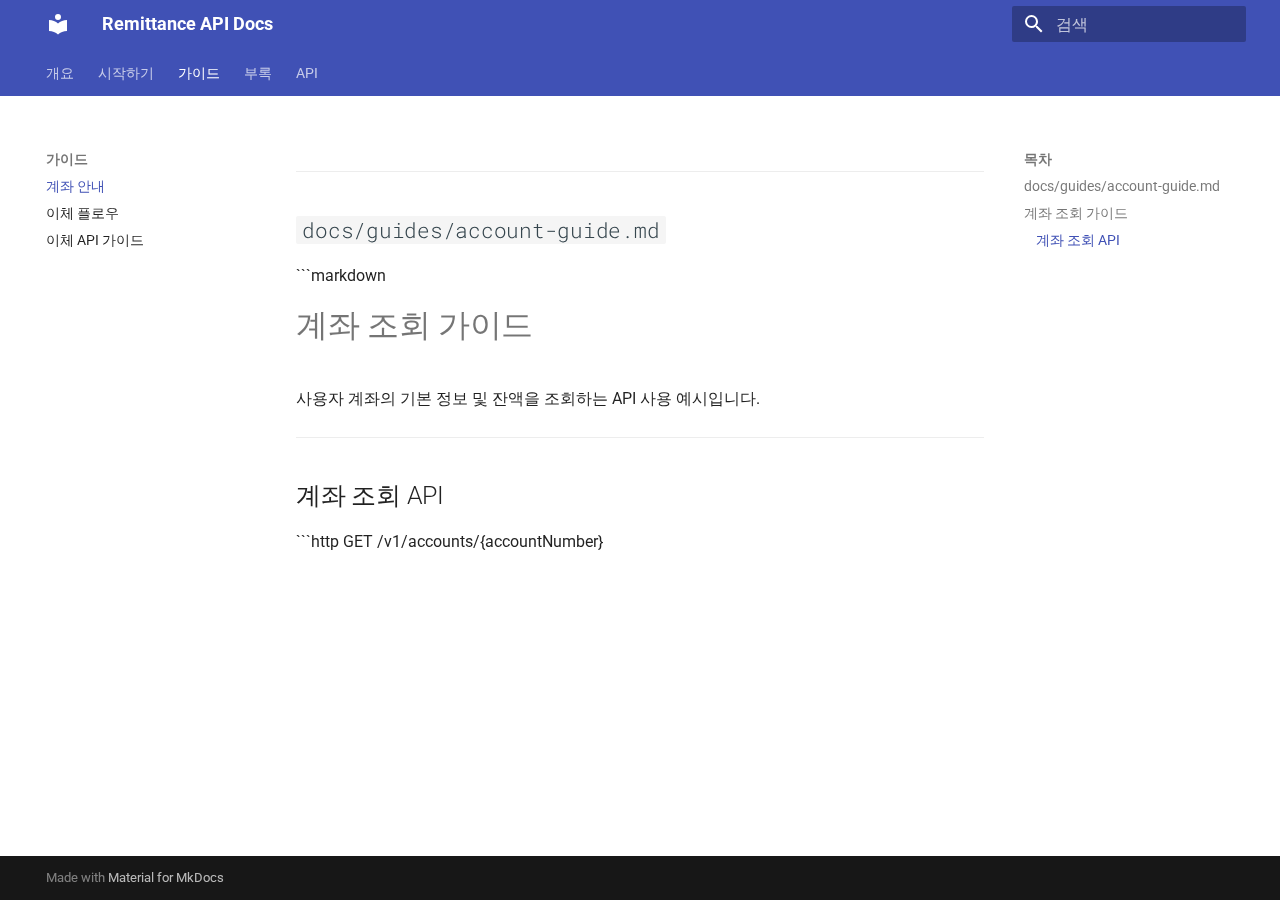
<file: guides/account-guide/index.html>
<!doctype html>
<html lang="ko" class="no-js">
  <head>
    
      <meta charset="utf-8">
      <meta name="viewport" content="width=device-width,initial-scale=1">
      
      
      
      
        <link rel="prev" href="../../getting-started/sandbox/">
      
      
        <link rel="next" href="../transfer-flow/">
      
      
        
      
      
      <link rel="icon" href="../../assets/images/favicon.png">
      <meta name="generator" content="mkdocs-1.6.1, mkdocs-material-9.7.0">
    
    
      
        <title>계좌 안내 - Remittance API Docs</title>
      
    
    
      <link rel="stylesheet" href="../../assets/stylesheets/main.618322db.min.css">
      
      


    
    
      
    
    
      
        
        
        <link rel="preconnect" href="https://fonts.gstatic.com" crossorigin>
        <link rel="stylesheet" href="https://fonts.googleapis.com/css?family=Roboto:300,300i,400,400i,700,700i%7CRoboto+Mono:400,400i,700,700i&display=fallback">
        <style>:root{--md-text-font:"Roboto";--md-code-font:"Roboto Mono"}</style>
      
    
    
      <link rel="stylesheet" href="../../styles/api.css">
    
    <script>__md_scope=new URL("../..",location),__md_hash=e=>[...e].reduce(((e,_)=>(e<<5)-e+_.charCodeAt(0)),0),__md_get=(e,_=localStorage,t=__md_scope)=>JSON.parse(_.getItem(t.pathname+"."+e)),__md_set=(e,_,t=localStorage,a=__md_scope)=>{try{t.setItem(a.pathname+"."+e,JSON.stringify(_))}catch(e){}}</script>
    
      

    
    
  </head>
  
  
    <body dir="ltr">
  
    
    <input class="md-toggle" data-md-toggle="drawer" type="checkbox" id="__drawer" autocomplete="off">
    <input class="md-toggle" data-md-toggle="search" type="checkbox" id="__search" autocomplete="off">
    <label class="md-overlay" for="__drawer"></label>
    <div data-md-component="skip">
      
        
        <a href="#docsguidesaccount-guidemd" class="md-skip">
          콘텐츠로 이동
        </a>
      
    </div>
    <div data-md-component="announce">
      
    </div>
    
    
      

<header class="md-header" data-md-component="header">
  <nav class="md-header__inner md-grid" aria-label="상단/헤더">
    <a href="../.." title="Remittance API Docs" class="md-header__button md-logo" aria-label="Remittance API Docs" data-md-component="logo">
      
  
  <svg xmlns="http://www.w3.org/2000/svg" viewBox="0 0 24 24"><path d="M12 8a3 3 0 0 0 3-3 3 3 0 0 0-3-3 3 3 0 0 0-3 3 3 3 0 0 0 3 3m0 3.54C9.64 9.35 6.5 8 3 8v11c3.5 0 6.64 1.35 9 3.54 2.36-2.19 5.5-3.54 9-3.54V8c-3.5 0-6.64 1.35-9 3.54"/></svg>

    </a>
    <label class="md-header__button md-icon" for="__drawer">
      
      <svg xmlns="http://www.w3.org/2000/svg" viewBox="0 0 24 24"><path d="M3 6h18v2H3zm0 5h18v2H3zm0 5h18v2H3z"/></svg>
    </label>
    <div class="md-header__title" data-md-component="header-title">
      <div class="md-header__ellipsis">
        <div class="md-header__topic">
          <span class="md-ellipsis">
            Remittance API Docs
          </span>
        </div>
        <div class="md-header__topic" data-md-component="header-topic">
          <span class="md-ellipsis">
            
              계좌 안내
            
          </span>
        </div>
      </div>
    </div>
    
    
      <script>var palette=__md_get("__palette");if(palette&&palette.color){if("(prefers-color-scheme)"===palette.color.media){var media=matchMedia("(prefers-color-scheme: light)"),input=document.querySelector(media.matches?"[data-md-color-media='(prefers-color-scheme: light)']":"[data-md-color-media='(prefers-color-scheme: dark)']");palette.color.media=input.getAttribute("data-md-color-media"),palette.color.scheme=input.getAttribute("data-md-color-scheme"),palette.color.primary=input.getAttribute("data-md-color-primary"),palette.color.accent=input.getAttribute("data-md-color-accent")}for(var[key,value]of Object.entries(palette.color))document.body.setAttribute("data-md-color-"+key,value)}</script>
    
    
    
      
      
        <label class="md-header__button md-icon" for="__search">
          
          <svg xmlns="http://www.w3.org/2000/svg" viewBox="0 0 24 24"><path d="M9.5 3A6.5 6.5 0 0 1 16 9.5c0 1.61-.59 3.09-1.56 4.23l.27.27h.79l5 5-1.5 1.5-5-5v-.79l-.27-.27A6.52 6.52 0 0 1 9.5 16 6.5 6.5 0 0 1 3 9.5 6.5 6.5 0 0 1 9.5 3m0 2C7 5 5 7 5 9.5S7 14 9.5 14 14 12 14 9.5 12 5 9.5 5"/></svg>
        </label>
        <div class="md-search" data-md-component="search" role="dialog">
  <label class="md-search__overlay" for="__search"></label>
  <div class="md-search__inner" role="search">
    <form class="md-search__form" name="search">
      <input type="text" class="md-search__input" name="query" aria-label="검색" placeholder="검색" autocapitalize="off" autocorrect="off" autocomplete="off" spellcheck="false" data-md-component="search-query" required>
      <label class="md-search__icon md-icon" for="__search">
        
        <svg xmlns="http://www.w3.org/2000/svg" viewBox="0 0 24 24"><path d="M9.5 3A6.5 6.5 0 0 1 16 9.5c0 1.61-.59 3.09-1.56 4.23l.27.27h.79l5 5-1.5 1.5-5-5v-.79l-.27-.27A6.52 6.52 0 0 1 9.5 16 6.5 6.5 0 0 1 3 9.5 6.5 6.5 0 0 1 9.5 3m0 2C7 5 5 7 5 9.5S7 14 9.5 14 14 12 14 9.5 12 5 9.5 5"/></svg>
        
        <svg xmlns="http://www.w3.org/2000/svg" viewBox="0 0 24 24"><path d="M20 11v2H8l5.5 5.5-1.42 1.42L4.16 12l7.92-7.92L13.5 5.5 8 11z"/></svg>
      </label>
      <nav class="md-search__options" aria-label="검색">
        
        <button type="reset" class="md-search__icon md-icon" title="지우기" aria-label="지우기" tabindex="-1">
          
          <svg xmlns="http://www.w3.org/2000/svg" viewBox="0 0 24 24"><path d="M19 6.41 17.59 5 12 10.59 6.41 5 5 6.41 10.59 12 5 17.59 6.41 19 12 13.41 17.59 19 19 17.59 13.41 12z"/></svg>
        </button>
      </nav>
      
    </form>
    <div class="md-search__output">
      <div class="md-search__scrollwrap" tabindex="0" data-md-scrollfix>
        <div class="md-search-result" data-md-component="search-result">
          <div class="md-search-result__meta">
            검색 초기화
          </div>
          <ol class="md-search-result__list" role="presentation"></ol>
        </div>
      </div>
    </div>
  </div>
</div>
      
    
    
  </nav>
  
</header>
    
    <div class="md-container" data-md-component="container">
      
      
        
          
            
<nav class="md-tabs" aria-label="탭" data-md-component="tabs">
  <div class="md-grid">
    <ul class="md-tabs__list">
      
        
  
  
  
  
    <li class="md-tabs__item">
      <a href="../.." class="md-tabs__link">
        
  
  
    
  
  개요

      </a>
    </li>
  

      
        
  
  
  
  
    
    
      <li class="md-tabs__item">
        <a href="../../getting-started/auth/" class="md-tabs__link">
          
  
  
  시작하기

        </a>
      </li>
    
  

      
        
  
  
  
    
  
  
    
    
      <li class="md-tabs__item md-tabs__item--active">
        <a href="./" class="md-tabs__link">
          
  
  
  가이드

        </a>
      </li>
    
  

      
        
  
  
  
  
    
    
      <li class="md-tabs__item">
        <a href="../../appendix/errors/" class="md-tabs__link">
          
  
  
  부록

        </a>
      </li>
    
  

      
        
  
  
  
  
    
    
      <li class="md-tabs__item">
        <a href="../../api/" class="md-tabs__link">
          
  
  
  API

        </a>
      </li>
    
  

      
    </ul>
  </div>
</nav>
          
        
      
      <main class="md-main" data-md-component="main">
        <div class="md-main__inner md-grid">
          
            
              
              <div class="md-sidebar md-sidebar--primary" data-md-component="sidebar" data-md-type="navigation" >
                <div class="md-sidebar__scrollwrap">
                  <div class="md-sidebar__inner">
                    


  


<nav class="md-nav md-nav--primary md-nav--lifted" aria-label="네비게이션" data-md-level="0">
  <label class="md-nav__title" for="__drawer">
    <a href="../.." title="Remittance API Docs" class="md-nav__button md-logo" aria-label="Remittance API Docs" data-md-component="logo">
      
  
  <svg xmlns="http://www.w3.org/2000/svg" viewBox="0 0 24 24"><path d="M12 8a3 3 0 0 0 3-3 3 3 0 0 0-3-3 3 3 0 0 0-3 3 3 3 0 0 0 3 3m0 3.54C9.64 9.35 6.5 8 3 8v11c3.5 0 6.64 1.35 9 3.54 2.36-2.19 5.5-3.54 9-3.54V8c-3.5 0-6.64 1.35-9 3.54"/></svg>

    </a>
    Remittance API Docs
  </label>
  
  <ul class="md-nav__list" data-md-scrollfix>
    
      
      
  
  
  
  
    <li class="md-nav__item">
      <a href="../.." class="md-nav__link">
        
  
  
  <span class="md-ellipsis">
    
  
    개요
  

    
  </span>
  
  

      </a>
    </li>
  

    
      
      
  
  
  
  
    
    
    
    
      
      
        
      
    
    
    <li class="md-nav__item md-nav__item--nested">
      
        
        
        <input class="md-nav__toggle md-toggle " type="checkbox" id="__nav_2" >
        
          
          <label class="md-nav__link" for="__nav_2" id="__nav_2_label" tabindex="0">
            
  
  
  <span class="md-ellipsis">
    
  
    시작하기
  

    
  </span>
  
  

            <span class="md-nav__icon md-icon"></span>
          </label>
        
        <nav class="md-nav" data-md-level="1" aria-labelledby="__nav_2_label" aria-expanded="false">
          <label class="md-nav__title" for="__nav_2">
            <span class="md-nav__icon md-icon"></span>
            
  
    시작하기
  

          </label>
          <ul class="md-nav__list" data-md-scrollfix>
            
              
                
  
  
  
  
    <li class="md-nav__item">
      <a href="../../getting-started/auth/" class="md-nav__link">
        
  
  
  <span class="md-ellipsis">
    
  
    인증
  

    
  </span>
  
  

      </a>
    </li>
  

              
            
              
                
  
  
  
  
    <li class="md-nav__item">
      <a href="../../getting-started/sandbox/" class="md-nav__link">
        
  
  
  <span class="md-ellipsis">
    
  
    샌드박스
  

    
  </span>
  
  

      </a>
    </li>
  

              
            
          </ul>
        </nav>
      
    </li>
  

    
      
      
  
  
    
  
  
  
    
    
    
    
      
        
        
      
      
        
      
    
    
    <li class="md-nav__item md-nav__item--active md-nav__item--section md-nav__item--nested">
      
        
        
        <input class="md-nav__toggle md-toggle " type="checkbox" id="__nav_3" checked>
        
          
          <label class="md-nav__link" for="__nav_3" id="__nav_3_label" tabindex="">
            
  
  
  <span class="md-ellipsis">
    
  
    가이드
  

    
  </span>
  
  

            <span class="md-nav__icon md-icon"></span>
          </label>
        
        <nav class="md-nav" data-md-level="1" aria-labelledby="__nav_3_label" aria-expanded="true">
          <label class="md-nav__title" for="__nav_3">
            <span class="md-nav__icon md-icon"></span>
            
  
    가이드
  

          </label>
          <ul class="md-nav__list" data-md-scrollfix>
            
              
                
  
  
    
  
  
  
    <li class="md-nav__item md-nav__item--active">
      
      <input class="md-nav__toggle md-toggle" type="checkbox" id="__toc">
      
      
      
        <label class="md-nav__link md-nav__link--active" for="__toc">
          
  
  
  <span class="md-ellipsis">
    
  
    계좌 안내
  

    
  </span>
  
  

          <span class="md-nav__icon md-icon"></span>
        </label>
      
      <a href="./" class="md-nav__link md-nav__link--active">
        
  
  
  <span class="md-ellipsis">
    
  
    계좌 안내
  

    
  </span>
  
  

      </a>
      
        

<nav class="md-nav md-nav--secondary" aria-label="목차">
  
  
  
  
    <label class="md-nav__title" for="__toc">
      <span class="md-nav__icon md-icon"></span>
      목차
    </label>
    <ul class="md-nav__list" data-md-component="toc" data-md-scrollfix>
      
        <li class="md-nav__item">
  <a href="#docsguidesaccount-guidemd" class="md-nav__link">
    <span class="md-ellipsis">
      
        docs/guides/account-guide.md
      
    </span>
  </a>
  
</li>
      
        <li class="md-nav__item">
  <a href="#_1" class="md-nav__link">
    <span class="md-ellipsis">
      
        계좌 조회 가이드
      
    </span>
  </a>
  
    <nav class="md-nav" aria-label="계좌 조회 가이드">
      <ul class="md-nav__list">
        
          <li class="md-nav__item">
  <a href="#api" class="md-nav__link">
    <span class="md-ellipsis">
      
        계좌 조회 API
      
    </span>
  </a>
  
</li>
        
      </ul>
    </nav>
  
</li>
      
    </ul>
  
</nav>
      
    </li>
  

              
            
              
                
  
  
  
  
    <li class="md-nav__item">
      <a href="../transfer-flow/" class="md-nav__link">
        
  
  
  <span class="md-ellipsis">
    
  
    이체 플로우
  

    
  </span>
  
  

      </a>
    </li>
  

              
            
              
                
  
  
  
  
    <li class="md-nav__item">
      <a href="../transfer-guide/" class="md-nav__link">
        
  
  
  <span class="md-ellipsis">
    
  
    이체 API 가이드
  

    
  </span>
  
  

      </a>
    </li>
  

              
            
          </ul>
        </nav>
      
    </li>
  

    
      
      
  
  
  
  
    
    
    
    
      
      
        
      
    
    
    <li class="md-nav__item md-nav__item--nested">
      
        
        
        <input class="md-nav__toggle md-toggle " type="checkbox" id="__nav_4" >
        
          
          <label class="md-nav__link" for="__nav_4" id="__nav_4_label" tabindex="0">
            
  
  
  <span class="md-ellipsis">
    
  
    부록
  

    
  </span>
  
  

            <span class="md-nav__icon md-icon"></span>
          </label>
        
        <nav class="md-nav" data-md-level="1" aria-labelledby="__nav_4_label" aria-expanded="false">
          <label class="md-nav__title" for="__nav_4">
            <span class="md-nav__icon md-icon"></span>
            
  
    부록
  

          </label>
          <ul class="md-nav__list" data-md-scrollfix>
            
              
                
  
  
  
  
    <li class="md-nav__item">
      <a href="../../appendix/errors/" class="md-nav__link">
        
  
  
  <span class="md-ellipsis">
    
  
    오류 응답 규격
  

    
  </span>
  
  

      </a>
    </li>
  

              
            
              
                
  
  
  
  
    <li class="md-nav__item">
      <a href="../../appendix/fail-codes/" class="md-nav__link">
        
  
  
  <span class="md-ellipsis">
    
  
    실패 코드 목록
  

    
  </span>
  
  

      </a>
    </li>
  

              
            
          </ul>
        </nav>
      
    </li>
  

    
      
      
  
  
  
  
    
    
    
    
      
      
        
      
    
    
    <li class="md-nav__item md-nav__item--nested">
      
        
        
        <input class="md-nav__toggle md-toggle " type="checkbox" id="__nav_5" >
        
          
          <label class="md-nav__link" for="__nav_5" id="__nav_5_label" tabindex="0">
            
  
  
  <span class="md-ellipsis">
    
  
    API
  

    
  </span>
  
  

            <span class="md-nav__icon md-icon"></span>
          </label>
        
        <nav class="md-nav" data-md-level="1" aria-labelledby="__nav_5_label" aria-expanded="false">
          <label class="md-nav__title" for="__nav_5">
            <span class="md-nav__icon md-icon"></span>
            
  
    API
  

          </label>
          <ul class="md-nav__list" data-md-scrollfix>
            
              
                
  
  
  
  
    <li class="md-nav__item">
      <a href="../../api/" class="md-nav__link">
        
  
  
  <span class="md-ellipsis">
    
  
    API Reference
  

    
  </span>
  
  

      </a>
    </li>
  

              
            
          </ul>
        </nav>
      
    </li>
  

    
  </ul>
</nav>
                  </div>
                </div>
              </div>
            
            
              
              <div class="md-sidebar md-sidebar--secondary" data-md-component="sidebar" data-md-type="toc" >
                <div class="md-sidebar__scrollwrap">
                  <div class="md-sidebar__inner">
                    

<nav class="md-nav md-nav--secondary" aria-label="목차">
  
  
  
  
    <label class="md-nav__title" for="__toc">
      <span class="md-nav__icon md-icon"></span>
      목차
    </label>
    <ul class="md-nav__list" data-md-component="toc" data-md-scrollfix>
      
        <li class="md-nav__item">
  <a href="#docsguidesaccount-guidemd" class="md-nav__link">
    <span class="md-ellipsis">
      
        docs/guides/account-guide.md
      
    </span>
  </a>
  
</li>
      
        <li class="md-nav__item">
  <a href="#_1" class="md-nav__link">
    <span class="md-ellipsis">
      
        계좌 조회 가이드
      
    </span>
  </a>
  
    <nav class="md-nav" aria-label="계좌 조회 가이드">
      <ul class="md-nav__list">
        
          <li class="md-nav__item">
  <a href="#api" class="md-nav__link">
    <span class="md-ellipsis">
      
        계좌 조회 API
      
    </span>
  </a>
  
</li>
        
      </ul>
    </nav>
  
</li>
      
    </ul>
  
</nav>
                  </div>
                </div>
              </div>
            
          
          
            <div class="md-content" data-md-component="content">
              
              <article class="md-content__inner md-typeset">
                
                  



<hr />
<h2 id="docsguidesaccount-guidemd"><code>docs/guides/account-guide.md</code></h2>
<p>```markdown</p>
<h1 id="_1">계좌 조회 가이드</h1>
<p>사용자 계좌의 기본 정보 및 잔액을 조회하는 API 사용 예시입니다.</p>
<hr />
<h2 id="api">계좌 조회 API</h2>
<p>```http
GET /v1/accounts/{accountNumber}</p>












                
              </article>
            </div>
          
          
<script>var target=document.getElementById(location.hash.slice(1));target&&target.name&&(target.checked=target.name.startsWith("__tabbed_"))</script>
        </div>
        
      </main>
      
        <footer class="md-footer">
  
  <div class="md-footer-meta md-typeset">
    <div class="md-footer-meta__inner md-grid">
      <div class="md-copyright">
  
  
    Made with
    <a href="https://squidfunk.github.io/mkdocs-material/" target="_blank" rel="noopener">
      Material for MkDocs
    </a>
  
</div>
      
    </div>
  </div>
</footer>
      
    </div>
    <div class="md-dialog" data-md-component="dialog">
      <div class="md-dialog__inner md-typeset"></div>
    </div>
    
    
    
      
      
      <script id="__config" type="application/json">{"annotate": null, "base": "../..", "features": ["navigation.tabs", "navigation.sections", "content.code.copy"], "search": "../../assets/javascripts/workers/search.7a47a382.min.js", "tags": null, "translations": {"clipboard.copied": "\ud074\ub9bd\ubcf4\ub4dc\uc5d0 \ubcf5\uc0ac\ub428", "clipboard.copy": "\ud074\ub9bd\ubcf4\ub4dc\ub85c \ubcf5\uc0ac", "search.result.more.one": "\uc774 \ubb38\uc11c\uc5d0\uc11c 1\uac1c\uc758 \uac80\uc0c9 \uacb0\uacfc \ub354 \ubcf4\uae30", "search.result.more.other": "\uc774 \ubb38\uc11c\uc5d0\uc11c #\uac1c\uc758 \uac80\uc0c9 \uacb0\uacfc \ub354 \ubcf4\uae30", "search.result.none": "\uac80\uc0c9\uc5b4\uc640 \uc77c\uce58\ud558\ub294 \ubb38\uc11c\uac00 \uc5c6\uc2b5\ub2c8\ub2e4", "search.result.one": "1\uac1c\uc758 \uc77c\uce58\ud558\ub294 \ubb38\uc11c", "search.result.other": "#\uac1c\uc758 \uc77c\uce58\ud558\ub294 \ubb38\uc11c", "search.result.placeholder": "\uac80\uc0c9\uc5b4\ub97c \uc785\ub825\ud558\uc138\uc694", "search.result.term.missing": "\ud3ec\ud568\ub418\uc9c0 \uc54a\uc740 \uac80\uc0c9\uc5b4", "select.version": "\ubc84\uc804 \uc120\ud0dd"}, "version": null}</script>
    
    
      <script src="../../assets/javascripts/bundle.e71a0d61.min.js"></script>
      
    
  </body>
</html>
</file>
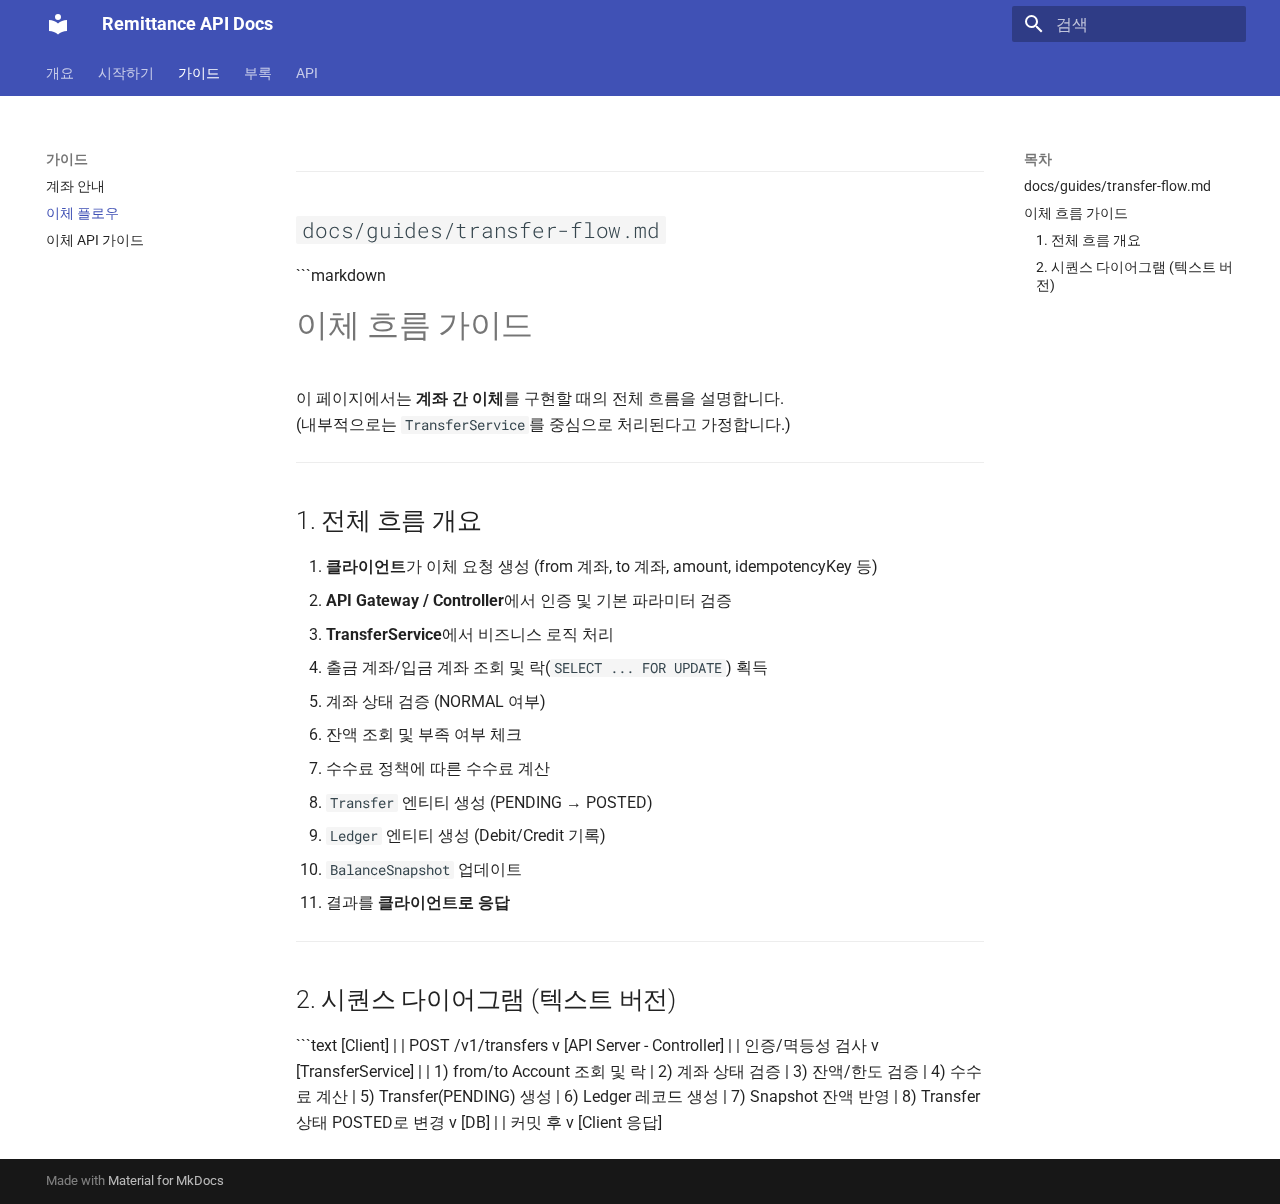
<file: guides/transfer-flow/index.html>
<!doctype html>
<html lang="ko" class="no-js">
  <head>
    
      <meta charset="utf-8">
      <meta name="viewport" content="width=device-width,initial-scale=1">
      
      
      
        <link rel="canonical" href="https://dnrdl12.github.io/remittance/guides/transfer-flow/">
      
      
        <link rel="prev" href="../account-guide/">
      
      
        <link rel="next" href="../transfer-guide/">
      
      
        
      
      
      <link rel="icon" href="../../assets/images/favicon.png">
      <meta name="generator" content="mkdocs-1.6.1, mkdocs-material-9.7.0">
    
    
      
        <title>이체 플로우 - Remittance API Docs</title>
      
    
    
      <link rel="stylesheet" href="../../assets/stylesheets/main.618322db.min.css">
      
      


    
    
      
    
    
      
        
        
        <link rel="preconnect" href="https://fonts.gstatic.com" crossorigin>
        <link rel="stylesheet" href="https://fonts.googleapis.com/css?family=Roboto:300,300i,400,400i,700,700i%7CRoboto+Mono:400,400i,700,700i&display=fallback">
        <style>:root{--md-text-font:"Roboto";--md-code-font:"Roboto Mono"}</style>
      
    
    
      <link rel="stylesheet" href="../../styles/api.css">
    
    <script>__md_scope=new URL("../..",location),__md_hash=e=>[...e].reduce(((e,_)=>(e<<5)-e+_.charCodeAt(0)),0),__md_get=(e,_=localStorage,t=__md_scope)=>JSON.parse(_.getItem(t.pathname+"."+e)),__md_set=(e,_,t=localStorage,a=__md_scope)=>{try{t.setItem(a.pathname+"."+e,JSON.stringify(_))}catch(e){}}</script>
    
      

    
    
  </head>
  
  
    <body dir="ltr">
  
    
    <input class="md-toggle" data-md-toggle="drawer" type="checkbox" id="__drawer" autocomplete="off">
    <input class="md-toggle" data-md-toggle="search" type="checkbox" id="__search" autocomplete="off">
    <label class="md-overlay" for="__drawer"></label>
    <div data-md-component="skip">
      
        
        <a href="#docsguidestransfer-flowmd" class="md-skip">
          콘텐츠로 이동
        </a>
      
    </div>
    <div data-md-component="announce">
      
    </div>
    
    
      

<header class="md-header" data-md-component="header">
  <nav class="md-header__inner md-grid" aria-label="상단/헤더">
    <a href="../.." title="Remittance API Docs" class="md-header__button md-logo" aria-label="Remittance API Docs" data-md-component="logo">
      
  
  <svg xmlns="http://www.w3.org/2000/svg" viewBox="0 0 24 24"><path d="M12 8a3 3 0 0 0 3-3 3 3 0 0 0-3-3 3 3 0 0 0-3 3 3 3 0 0 0 3 3m0 3.54C9.64 9.35 6.5 8 3 8v11c3.5 0 6.64 1.35 9 3.54 2.36-2.19 5.5-3.54 9-3.54V8c-3.5 0-6.64 1.35-9 3.54"/></svg>

    </a>
    <label class="md-header__button md-icon" for="__drawer">
      
      <svg xmlns="http://www.w3.org/2000/svg" viewBox="0 0 24 24"><path d="M3 6h18v2H3zm0 5h18v2H3zm0 5h18v2H3z"/></svg>
    </label>
    <div class="md-header__title" data-md-component="header-title">
      <div class="md-header__ellipsis">
        <div class="md-header__topic">
          <span class="md-ellipsis">
            Remittance API Docs
          </span>
        </div>
        <div class="md-header__topic" data-md-component="header-topic">
          <span class="md-ellipsis">
            
              이체 플로우
            
          </span>
        </div>
      </div>
    </div>
    
    
      <script>var palette=__md_get("__palette");if(palette&&palette.color){if("(prefers-color-scheme)"===palette.color.media){var media=matchMedia("(prefers-color-scheme: light)"),input=document.querySelector(media.matches?"[data-md-color-media='(prefers-color-scheme: light)']":"[data-md-color-media='(prefers-color-scheme: dark)']");palette.color.media=input.getAttribute("data-md-color-media"),palette.color.scheme=input.getAttribute("data-md-color-scheme"),palette.color.primary=input.getAttribute("data-md-color-primary"),palette.color.accent=input.getAttribute("data-md-color-accent")}for(var[key,value]of Object.entries(palette.color))document.body.setAttribute("data-md-color-"+key,value)}</script>
    
    
    
      
      
        <label class="md-header__button md-icon" for="__search">
          
          <svg xmlns="http://www.w3.org/2000/svg" viewBox="0 0 24 24"><path d="M9.5 3A6.5 6.5 0 0 1 16 9.5c0 1.61-.59 3.09-1.56 4.23l.27.27h.79l5 5-1.5 1.5-5-5v-.79l-.27-.27A6.52 6.52 0 0 1 9.5 16 6.5 6.5 0 0 1 3 9.5 6.5 6.5 0 0 1 9.5 3m0 2C7 5 5 7 5 9.5S7 14 9.5 14 14 12 14 9.5 12 5 9.5 5"/></svg>
        </label>
        <div class="md-search" data-md-component="search" role="dialog">
  <label class="md-search__overlay" for="__search"></label>
  <div class="md-search__inner" role="search">
    <form class="md-search__form" name="search">
      <input type="text" class="md-search__input" name="query" aria-label="검색" placeholder="검색" autocapitalize="off" autocorrect="off" autocomplete="off" spellcheck="false" data-md-component="search-query" required>
      <label class="md-search__icon md-icon" for="__search">
        
        <svg xmlns="http://www.w3.org/2000/svg" viewBox="0 0 24 24"><path d="M9.5 3A6.5 6.5 0 0 1 16 9.5c0 1.61-.59 3.09-1.56 4.23l.27.27h.79l5 5-1.5 1.5-5-5v-.79l-.27-.27A6.52 6.52 0 0 1 9.5 16 6.5 6.5 0 0 1 3 9.5 6.5 6.5 0 0 1 9.5 3m0 2C7 5 5 7 5 9.5S7 14 9.5 14 14 12 14 9.5 12 5 9.5 5"/></svg>
        
        <svg xmlns="http://www.w3.org/2000/svg" viewBox="0 0 24 24"><path d="M20 11v2H8l5.5 5.5-1.42 1.42L4.16 12l7.92-7.92L13.5 5.5 8 11z"/></svg>
      </label>
      <nav class="md-search__options" aria-label="검색">
        
        <button type="reset" class="md-search__icon md-icon" title="지우기" aria-label="지우기" tabindex="-1">
          
          <svg xmlns="http://www.w3.org/2000/svg" viewBox="0 0 24 24"><path d="M19 6.41 17.59 5 12 10.59 6.41 5 5 6.41 10.59 12 5 17.59 6.41 19 12 13.41 17.59 19 19 17.59 13.41 12z"/></svg>
        </button>
      </nav>
      
    </form>
    <div class="md-search__output">
      <div class="md-search__scrollwrap" tabindex="0" data-md-scrollfix>
        <div class="md-search-result" data-md-component="search-result">
          <div class="md-search-result__meta">
            검색 초기화
          </div>
          <ol class="md-search-result__list" role="presentation"></ol>
        </div>
      </div>
    </div>
  </div>
</div>
      
    
    
  </nav>
  
</header>
    
    <div class="md-container" data-md-component="container">
      
      
        
          
            
<nav class="md-tabs" aria-label="탭" data-md-component="tabs">
  <div class="md-grid">
    <ul class="md-tabs__list">
      
        
  
  
  
  
    <li class="md-tabs__item">
      <a href="../.." class="md-tabs__link">
        
  
  
    
  
  개요

      </a>
    </li>
  

      
        
  
  
  
  
    
    
      <li class="md-tabs__item">
        <a href="../../getting-started/auth/" class="md-tabs__link">
          
  
  
  시작하기

        </a>
      </li>
    
  

      
        
  
  
  
    
  
  
    
    
      <li class="md-tabs__item md-tabs__item--active">
        <a href="../account-guide/" class="md-tabs__link">
          
  
  
  가이드

        </a>
      </li>
    
  

      
        
  
  
  
  
    
    
      <li class="md-tabs__item">
        <a href="../../appendix/errors/" class="md-tabs__link">
          
  
  
  부록

        </a>
      </li>
    
  

      
        
  
  
  
  
    
    
      <li class="md-tabs__item">
        <a href="../../api/" class="md-tabs__link">
          
  
  
  API

        </a>
      </li>
    
  

      
    </ul>
  </div>
</nav>
          
        
      
      <main class="md-main" data-md-component="main">
        <div class="md-main__inner md-grid">
          
            
              
              <div class="md-sidebar md-sidebar--primary" data-md-component="sidebar" data-md-type="navigation" >
                <div class="md-sidebar__scrollwrap">
                  <div class="md-sidebar__inner">
                    


  


<nav class="md-nav md-nav--primary md-nav--lifted" aria-label="네비게이션" data-md-level="0">
  <label class="md-nav__title" for="__drawer">
    <a href="../.." title="Remittance API Docs" class="md-nav__button md-logo" aria-label="Remittance API Docs" data-md-component="logo">
      
  
  <svg xmlns="http://www.w3.org/2000/svg" viewBox="0 0 24 24"><path d="M12 8a3 3 0 0 0 3-3 3 3 0 0 0-3-3 3 3 0 0 0-3 3 3 3 0 0 0 3 3m0 3.54C9.64 9.35 6.5 8 3 8v11c3.5 0 6.64 1.35 9 3.54 2.36-2.19 5.5-3.54 9-3.54V8c-3.5 0-6.64 1.35-9 3.54"/></svg>

    </a>
    Remittance API Docs
  </label>
  
  <ul class="md-nav__list" data-md-scrollfix>
    
      
      
  
  
  
  
    <li class="md-nav__item">
      <a href="../.." class="md-nav__link">
        
  
  
  <span class="md-ellipsis">
    
  
    개요
  

    
  </span>
  
  

      </a>
    </li>
  

    
      
      
  
  
  
  
    
    
    
    
      
      
        
      
    
    
    <li class="md-nav__item md-nav__item--nested">
      
        
        
        <input class="md-nav__toggle md-toggle " type="checkbox" id="__nav_2" >
        
          
          <label class="md-nav__link" for="__nav_2" id="__nav_2_label" tabindex="0">
            
  
  
  <span class="md-ellipsis">
    
  
    시작하기
  

    
  </span>
  
  

            <span class="md-nav__icon md-icon"></span>
          </label>
        
        <nav class="md-nav" data-md-level="1" aria-labelledby="__nav_2_label" aria-expanded="false">
          <label class="md-nav__title" for="__nav_2">
            <span class="md-nav__icon md-icon"></span>
            
  
    시작하기
  

          </label>
          <ul class="md-nav__list" data-md-scrollfix>
            
              
                
  
  
  
  
    <li class="md-nav__item">
      <a href="../../getting-started/auth/" class="md-nav__link">
        
  
  
  <span class="md-ellipsis">
    
  
    인증
  

    
  </span>
  
  

      </a>
    </li>
  

              
            
              
                
  
  
  
  
    <li class="md-nav__item">
      <a href="../../getting-started/sandbox/" class="md-nav__link">
        
  
  
  <span class="md-ellipsis">
    
  
    샌드박스
  

    
  </span>
  
  

      </a>
    </li>
  

              
            
          </ul>
        </nav>
      
    </li>
  

    
      
      
  
  
    
  
  
  
    
    
    
    
      
        
        
      
      
        
      
    
    
    <li class="md-nav__item md-nav__item--active md-nav__item--section md-nav__item--nested">
      
        
        
        <input class="md-nav__toggle md-toggle " type="checkbox" id="__nav_3" checked>
        
          
          <label class="md-nav__link" for="__nav_3" id="__nav_3_label" tabindex="">
            
  
  
  <span class="md-ellipsis">
    
  
    가이드
  

    
  </span>
  
  

            <span class="md-nav__icon md-icon"></span>
          </label>
        
        <nav class="md-nav" data-md-level="1" aria-labelledby="__nav_3_label" aria-expanded="true">
          <label class="md-nav__title" for="__nav_3">
            <span class="md-nav__icon md-icon"></span>
            
  
    가이드
  

          </label>
          <ul class="md-nav__list" data-md-scrollfix>
            
              
                
  
  
  
  
    <li class="md-nav__item">
      <a href="../account-guide/" class="md-nav__link">
        
  
  
  <span class="md-ellipsis">
    
  
    계좌 안내
  

    
  </span>
  
  

      </a>
    </li>
  

              
            
              
                
  
  
    
  
  
  
    <li class="md-nav__item md-nav__item--active">
      
      <input class="md-nav__toggle md-toggle" type="checkbox" id="__toc">
      
      
      
        <label class="md-nav__link md-nav__link--active" for="__toc">
          
  
  
  <span class="md-ellipsis">
    
  
    이체 플로우
  

    
  </span>
  
  

          <span class="md-nav__icon md-icon"></span>
        </label>
      
      <a href="./" class="md-nav__link md-nav__link--active">
        
  
  
  <span class="md-ellipsis">
    
  
    이체 플로우
  

    
  </span>
  
  

      </a>
      
        

<nav class="md-nav md-nav--secondary" aria-label="목차">
  
  
  
  
    <label class="md-nav__title" for="__toc">
      <span class="md-nav__icon md-icon"></span>
      목차
    </label>
    <ul class="md-nav__list" data-md-component="toc" data-md-scrollfix>
      
        <li class="md-nav__item">
  <a href="#docsguidestransfer-flowmd" class="md-nav__link">
    <span class="md-ellipsis">
      
        docs/guides/transfer-flow.md
      
    </span>
  </a>
  
</li>
      
        <li class="md-nav__item">
  <a href="#_1" class="md-nav__link">
    <span class="md-ellipsis">
      
        이체 흐름 가이드
      
    </span>
  </a>
  
    <nav class="md-nav" aria-label="이체 흐름 가이드">
      <ul class="md-nav__list">
        
          <li class="md-nav__item">
  <a href="#1" class="md-nav__link">
    <span class="md-ellipsis">
      
        1. 전체 흐름 개요
      
    </span>
  </a>
  
</li>
        
          <li class="md-nav__item">
  <a href="#2" class="md-nav__link">
    <span class="md-ellipsis">
      
        2. 시퀀스 다이어그램 (텍스트 버전)
      
    </span>
  </a>
  
</li>
        
      </ul>
    </nav>
  
</li>
      
    </ul>
  
</nav>
      
    </li>
  

              
            
              
                
  
  
  
  
    <li class="md-nav__item">
      <a href="../transfer-guide/" class="md-nav__link">
        
  
  
  <span class="md-ellipsis">
    
  
    이체 API 가이드
  

    
  </span>
  
  

      </a>
    </li>
  

              
            
          </ul>
        </nav>
      
    </li>
  

    
      
      
  
  
  
  
    
    
    
    
      
      
        
      
    
    
    <li class="md-nav__item md-nav__item--nested">
      
        
        
        <input class="md-nav__toggle md-toggle " type="checkbox" id="__nav_4" >
        
          
          <label class="md-nav__link" for="__nav_4" id="__nav_4_label" tabindex="0">
            
  
  
  <span class="md-ellipsis">
    
  
    부록
  

    
  </span>
  
  

            <span class="md-nav__icon md-icon"></span>
          </label>
        
        <nav class="md-nav" data-md-level="1" aria-labelledby="__nav_4_label" aria-expanded="false">
          <label class="md-nav__title" for="__nav_4">
            <span class="md-nav__icon md-icon"></span>
            
  
    부록
  

          </label>
          <ul class="md-nav__list" data-md-scrollfix>
            
              
                
  
  
  
  
    <li class="md-nav__item">
      <a href="../../appendix/errors/" class="md-nav__link">
        
  
  
  <span class="md-ellipsis">
    
  
    오류 응답 규격
  

    
  </span>
  
  

      </a>
    </li>
  

              
            
              
                
  
  
  
  
    <li class="md-nav__item">
      <a href="../../appendix/fail-codes/" class="md-nav__link">
        
  
  
  <span class="md-ellipsis">
    
  
    실패 코드 목록
  

    
  </span>
  
  

      </a>
    </li>
  

              
            
          </ul>
        </nav>
      
    </li>
  

    
      
      
  
  
  
  
    
    
    
    
      
      
        
      
    
    
    <li class="md-nav__item md-nav__item--nested">
      
        
        
        <input class="md-nav__toggle md-toggle " type="checkbox" id="__nav_5" >
        
          
          <label class="md-nav__link" for="__nav_5" id="__nav_5_label" tabindex="0">
            
  
  
  <span class="md-ellipsis">
    
  
    API
  

    
  </span>
  
  

            <span class="md-nav__icon md-icon"></span>
          </label>
        
        <nav class="md-nav" data-md-level="1" aria-labelledby="__nav_5_label" aria-expanded="false">
          <label class="md-nav__title" for="__nav_5">
            <span class="md-nav__icon md-icon"></span>
            
  
    API
  

          </label>
          <ul class="md-nav__list" data-md-scrollfix>
            
              
                
  
  
  
  
    <li class="md-nav__item">
      <a href="../../api/" class="md-nav__link">
        
  
  
  <span class="md-ellipsis">
    
  
    API Reference
  

    
  </span>
  
  

      </a>
    </li>
  

              
            
          </ul>
        </nav>
      
    </li>
  

    
  </ul>
</nav>
                  </div>
                </div>
              </div>
            
            
              
              <div class="md-sidebar md-sidebar--secondary" data-md-component="sidebar" data-md-type="toc" >
                <div class="md-sidebar__scrollwrap">
                  <div class="md-sidebar__inner">
                    

<nav class="md-nav md-nav--secondary" aria-label="목차">
  
  
  
  
    <label class="md-nav__title" for="__toc">
      <span class="md-nav__icon md-icon"></span>
      목차
    </label>
    <ul class="md-nav__list" data-md-component="toc" data-md-scrollfix>
      
        <li class="md-nav__item">
  <a href="#docsguidestransfer-flowmd" class="md-nav__link">
    <span class="md-ellipsis">
      
        docs/guides/transfer-flow.md
      
    </span>
  </a>
  
</li>
      
        <li class="md-nav__item">
  <a href="#_1" class="md-nav__link">
    <span class="md-ellipsis">
      
        이체 흐름 가이드
      
    </span>
  </a>
  
    <nav class="md-nav" aria-label="이체 흐름 가이드">
      <ul class="md-nav__list">
        
          <li class="md-nav__item">
  <a href="#1" class="md-nav__link">
    <span class="md-ellipsis">
      
        1. 전체 흐름 개요
      
    </span>
  </a>
  
</li>
        
          <li class="md-nav__item">
  <a href="#2" class="md-nav__link">
    <span class="md-ellipsis">
      
        2. 시퀀스 다이어그램 (텍스트 버전)
      
    </span>
  </a>
  
</li>
        
      </ul>
    </nav>
  
</li>
      
    </ul>
  
</nav>
                  </div>
                </div>
              </div>
            
          
          
            <div class="md-content" data-md-component="content">
              
              <article class="md-content__inner md-typeset">
                
                  



<hr />
<h2 id="docsguidestransfer-flowmd"><code>docs/guides/transfer-flow.md</code></h2>
<p>```markdown</p>
<h1 id="_1">이체 흐름 가이드</h1>
<p>이 페이지에서는 <strong>계좌 간 이체</strong>를 구현할 때의 전체 흐름을 설명합니다.<br />
(내부적으로는 <code>TransferService</code>를 중심으로 처리된다고 가정합니다.)</p>
<hr />
<h2 id="1">1. 전체 흐름 개요</h2>
<ol>
<li><strong>클라이언트</strong>가 이체 요청 생성 (from 계좌, to 계좌, amount, idempotencyKey 등)</li>
<li><strong>API Gateway / Controller</strong>에서 인증 및 기본 파라미터 검증</li>
<li><strong>TransferService</strong>에서 비즈니스 로직 처리</li>
<li>출금 계좌/입금 계좌 조회 및 락(<code>SELECT ... FOR UPDATE</code>) 획득</li>
<li>계좌 상태 검증 (NORMAL 여부)</li>
<li>잔액 조회 및 부족 여부 체크</li>
<li>수수료 정책에 따른 수수료 계산</li>
<li><code>Transfer</code> 엔티티 생성 (PENDING → POSTED)</li>
<li><code>Ledger</code> 엔티티 생성 (Debit/Credit 기록)</li>
<li><code>BalanceSnapshot</code> 업데이트</li>
<li>결과를 <strong>클라이언트로 응답</strong></li>
</ol>
<hr />
<h2 id="2">2. 시퀀스 다이어그램 (텍스트 버전)</h2>
<p>```text
[Client]
   |
   | POST /v1/transfers
   v
[API Server - Controller]
   |
   | 인증/멱등성 검사
   v
[TransferService]
   |
   | 1) from/to Account 조회 및 락
   | 2) 계좌 상태 검증
   | 3) 잔액/한도 검증
   | 4) 수수료 계산
   | 5) Transfer(PENDING) 생성
   | 6) Ledger 레코드 생성
   | 7) Snapshot 잔액 반영
   | 8) Transfer 상태 POSTED로 변경
   v
[DB]
   |
   | 커밋 후
   v
[Client 응답]</p>












                
              </article>
            </div>
          
          
<script>var target=document.getElementById(location.hash.slice(1));target&&target.name&&(target.checked=target.name.startsWith("__tabbed_"))</script>
        </div>
        
      </main>
      
        <footer class="md-footer">
  
  <div class="md-footer-meta md-typeset">
    <div class="md-footer-meta__inner md-grid">
      <div class="md-copyright">
  
  
    Made with
    <a href="https://squidfunk.github.io/mkdocs-material/" target="_blank" rel="noopener">
      Material for MkDocs
    </a>
  
</div>
      
    </div>
  </div>
</footer>
      
    </div>
    <div class="md-dialog" data-md-component="dialog">
      <div class="md-dialog__inner md-typeset"></div>
    </div>
    
    
    
      
      
      <script id="__config" type="application/json">{"annotate": null, "base": "../..", "features": ["navigation.tabs", "navigation.sections", "content.code.copy"], "search": "../../assets/javascripts/workers/search.7a47a382.min.js", "tags": null, "translations": {"clipboard.copied": "\ud074\ub9bd\ubcf4\ub4dc\uc5d0 \ubcf5\uc0ac\ub428", "clipboard.copy": "\ud074\ub9bd\ubcf4\ub4dc\ub85c \ubcf5\uc0ac", "search.result.more.one": "\uc774 \ubb38\uc11c\uc5d0\uc11c 1\uac1c\uc758 \uac80\uc0c9 \uacb0\uacfc \ub354 \ubcf4\uae30", "search.result.more.other": "\uc774 \ubb38\uc11c\uc5d0\uc11c #\uac1c\uc758 \uac80\uc0c9 \uacb0\uacfc \ub354 \ubcf4\uae30", "search.result.none": "\uac80\uc0c9\uc5b4\uc640 \uc77c\uce58\ud558\ub294 \ubb38\uc11c\uac00 \uc5c6\uc2b5\ub2c8\ub2e4", "search.result.one": "1\uac1c\uc758 \uc77c\uce58\ud558\ub294 \ubb38\uc11c", "search.result.other": "#\uac1c\uc758 \uc77c\uce58\ud558\ub294 \ubb38\uc11c", "search.result.placeholder": "\uac80\uc0c9\uc5b4\ub97c \uc785\ub825\ud558\uc138\uc694", "search.result.term.missing": "\ud3ec\ud568\ub418\uc9c0 \uc54a\uc740 \uac80\uc0c9\uc5b4", "select.version": "\ubc84\uc804 \uc120\ud0dd"}, "version": null}</script>
    
    
      <script src="../../assets/javascripts/bundle.e71a0d61.min.js"></script>
      
    
  </body>
</html>
</file>
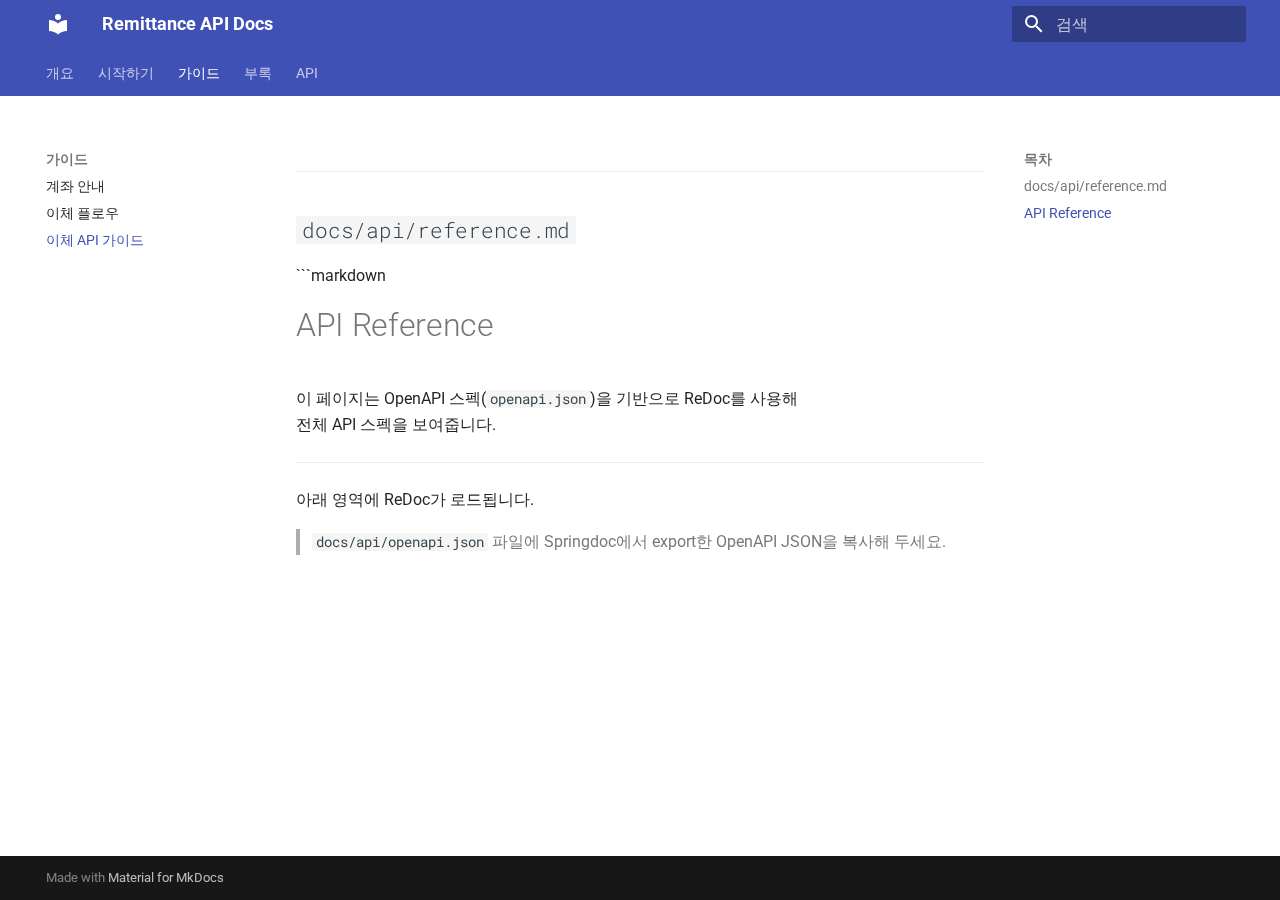
<file: guides/transfer-guide/index.html>
<!doctype html>
<html lang="ko" class="no-js">
  <head>
    
      <meta charset="utf-8">
      <meta name="viewport" content="width=device-width,initial-scale=1">
      
      
      
      
        <link rel="prev" href="../transfer-flow/">
      
      
        <link rel="next" href="../../appendix/errors/">
      
      
        
      
      
      <link rel="icon" href="../../assets/images/favicon.png">
      <meta name="generator" content="mkdocs-1.6.1, mkdocs-material-9.7.0">
    
    
      
        <title>이체 API 가이드 - Remittance API Docs</title>
      
    
    
      <link rel="stylesheet" href="../../assets/stylesheets/main.618322db.min.css">
      
      


    
    
      
    
    
      
        
        
        <link rel="preconnect" href="https://fonts.gstatic.com" crossorigin>
        <link rel="stylesheet" href="https://fonts.googleapis.com/css?family=Roboto:300,300i,400,400i,700,700i%7CRoboto+Mono:400,400i,700,700i&display=fallback">
        <style>:root{--md-text-font:"Roboto";--md-code-font:"Roboto Mono"}</style>
      
    
    
      <link rel="stylesheet" href="../../styles/api.css">
    
    <script>__md_scope=new URL("../..",location),__md_hash=e=>[...e].reduce(((e,_)=>(e<<5)-e+_.charCodeAt(0)),0),__md_get=(e,_=localStorage,t=__md_scope)=>JSON.parse(_.getItem(t.pathname+"."+e)),__md_set=(e,_,t=localStorage,a=__md_scope)=>{try{t.setItem(a.pathname+"."+e,JSON.stringify(_))}catch(e){}}</script>
    
      

    
    
  </head>
  
  
    <body dir="ltr">
  
    
    <input class="md-toggle" data-md-toggle="drawer" type="checkbox" id="__drawer" autocomplete="off">
    <input class="md-toggle" data-md-toggle="search" type="checkbox" id="__search" autocomplete="off">
    <label class="md-overlay" for="__drawer"></label>
    <div data-md-component="skip">
      
        
        <a href="#docsapireferencemd" class="md-skip">
          콘텐츠로 이동
        </a>
      
    </div>
    <div data-md-component="announce">
      
    </div>
    
    
      

<header class="md-header" data-md-component="header">
  <nav class="md-header__inner md-grid" aria-label="상단/헤더">
    <a href="../.." title="Remittance API Docs" class="md-header__button md-logo" aria-label="Remittance API Docs" data-md-component="logo">
      
  
  <svg xmlns="http://www.w3.org/2000/svg" viewBox="0 0 24 24"><path d="M12 8a3 3 0 0 0 3-3 3 3 0 0 0-3-3 3 3 0 0 0-3 3 3 3 0 0 0 3 3m0 3.54C9.64 9.35 6.5 8 3 8v11c3.5 0 6.64 1.35 9 3.54 2.36-2.19 5.5-3.54 9-3.54V8c-3.5 0-6.64 1.35-9 3.54"/></svg>

    </a>
    <label class="md-header__button md-icon" for="__drawer">
      
      <svg xmlns="http://www.w3.org/2000/svg" viewBox="0 0 24 24"><path d="M3 6h18v2H3zm0 5h18v2H3zm0 5h18v2H3z"/></svg>
    </label>
    <div class="md-header__title" data-md-component="header-title">
      <div class="md-header__ellipsis">
        <div class="md-header__topic">
          <span class="md-ellipsis">
            Remittance API Docs
          </span>
        </div>
        <div class="md-header__topic" data-md-component="header-topic">
          <span class="md-ellipsis">
            
              이체 API 가이드
            
          </span>
        </div>
      </div>
    </div>
    
    
      <script>var palette=__md_get("__palette");if(palette&&palette.color){if("(prefers-color-scheme)"===palette.color.media){var media=matchMedia("(prefers-color-scheme: light)"),input=document.querySelector(media.matches?"[data-md-color-media='(prefers-color-scheme: light)']":"[data-md-color-media='(prefers-color-scheme: dark)']");palette.color.media=input.getAttribute("data-md-color-media"),palette.color.scheme=input.getAttribute("data-md-color-scheme"),palette.color.primary=input.getAttribute("data-md-color-primary"),palette.color.accent=input.getAttribute("data-md-color-accent")}for(var[key,value]of Object.entries(palette.color))document.body.setAttribute("data-md-color-"+key,value)}</script>
    
    
    
      
      
        <label class="md-header__button md-icon" for="__search">
          
          <svg xmlns="http://www.w3.org/2000/svg" viewBox="0 0 24 24"><path d="M9.5 3A6.5 6.5 0 0 1 16 9.5c0 1.61-.59 3.09-1.56 4.23l.27.27h.79l5 5-1.5 1.5-5-5v-.79l-.27-.27A6.52 6.52 0 0 1 9.5 16 6.5 6.5 0 0 1 3 9.5 6.5 6.5 0 0 1 9.5 3m0 2C7 5 5 7 5 9.5S7 14 9.5 14 14 12 14 9.5 12 5 9.5 5"/></svg>
        </label>
        <div class="md-search" data-md-component="search" role="dialog">
  <label class="md-search__overlay" for="__search"></label>
  <div class="md-search__inner" role="search">
    <form class="md-search__form" name="search">
      <input type="text" class="md-search__input" name="query" aria-label="검색" placeholder="검색" autocapitalize="off" autocorrect="off" autocomplete="off" spellcheck="false" data-md-component="search-query" required>
      <label class="md-search__icon md-icon" for="__search">
        
        <svg xmlns="http://www.w3.org/2000/svg" viewBox="0 0 24 24"><path d="M9.5 3A6.5 6.5 0 0 1 16 9.5c0 1.61-.59 3.09-1.56 4.23l.27.27h.79l5 5-1.5 1.5-5-5v-.79l-.27-.27A6.52 6.52 0 0 1 9.5 16 6.5 6.5 0 0 1 3 9.5 6.5 6.5 0 0 1 9.5 3m0 2C7 5 5 7 5 9.5S7 14 9.5 14 14 12 14 9.5 12 5 9.5 5"/></svg>
        
        <svg xmlns="http://www.w3.org/2000/svg" viewBox="0 0 24 24"><path d="M20 11v2H8l5.5 5.5-1.42 1.42L4.16 12l7.92-7.92L13.5 5.5 8 11z"/></svg>
      </label>
      <nav class="md-search__options" aria-label="검색">
        
        <button type="reset" class="md-search__icon md-icon" title="지우기" aria-label="지우기" tabindex="-1">
          
          <svg xmlns="http://www.w3.org/2000/svg" viewBox="0 0 24 24"><path d="M19 6.41 17.59 5 12 10.59 6.41 5 5 6.41 10.59 12 5 17.59 6.41 19 12 13.41 17.59 19 19 17.59 13.41 12z"/></svg>
        </button>
      </nav>
      
    </form>
    <div class="md-search__output">
      <div class="md-search__scrollwrap" tabindex="0" data-md-scrollfix>
        <div class="md-search-result" data-md-component="search-result">
          <div class="md-search-result__meta">
            검색 초기화
          </div>
          <ol class="md-search-result__list" role="presentation"></ol>
        </div>
      </div>
    </div>
  </div>
</div>
      
    
    
  </nav>
  
</header>
    
    <div class="md-container" data-md-component="container">
      
      
        
          
            
<nav class="md-tabs" aria-label="탭" data-md-component="tabs">
  <div class="md-grid">
    <ul class="md-tabs__list">
      
        
  
  
  
  
    <li class="md-tabs__item">
      <a href="../.." class="md-tabs__link">
        
  
  
    
  
  개요

      </a>
    </li>
  

      
        
  
  
  
  
    
    
      <li class="md-tabs__item">
        <a href="../../getting-started/auth/" class="md-tabs__link">
          
  
  
  시작하기

        </a>
      </li>
    
  

      
        
  
  
  
    
  
  
    
    
      <li class="md-tabs__item md-tabs__item--active">
        <a href="../account-guide/" class="md-tabs__link">
          
  
  
  가이드

        </a>
      </li>
    
  

      
        
  
  
  
  
    
    
      <li class="md-tabs__item">
        <a href="../../appendix/errors/" class="md-tabs__link">
          
  
  
  부록

        </a>
      </li>
    
  

      
        
  
  
  
  
    
    
      <li class="md-tabs__item">
        <a href="../../api/" class="md-tabs__link">
          
  
  
  API

        </a>
      </li>
    
  

      
    </ul>
  </div>
</nav>
          
        
      
      <main class="md-main" data-md-component="main">
        <div class="md-main__inner md-grid">
          
            
              
              <div class="md-sidebar md-sidebar--primary" data-md-component="sidebar" data-md-type="navigation" >
                <div class="md-sidebar__scrollwrap">
                  <div class="md-sidebar__inner">
                    


  


<nav class="md-nav md-nav--primary md-nav--lifted" aria-label="네비게이션" data-md-level="0">
  <label class="md-nav__title" for="__drawer">
    <a href="../.." title="Remittance API Docs" class="md-nav__button md-logo" aria-label="Remittance API Docs" data-md-component="logo">
      
  
  <svg xmlns="http://www.w3.org/2000/svg" viewBox="0 0 24 24"><path d="M12 8a3 3 0 0 0 3-3 3 3 0 0 0-3-3 3 3 0 0 0-3 3 3 3 0 0 0 3 3m0 3.54C9.64 9.35 6.5 8 3 8v11c3.5 0 6.64 1.35 9 3.54 2.36-2.19 5.5-3.54 9-3.54V8c-3.5 0-6.64 1.35-9 3.54"/></svg>

    </a>
    Remittance API Docs
  </label>
  
  <ul class="md-nav__list" data-md-scrollfix>
    
      
      
  
  
  
  
    <li class="md-nav__item">
      <a href="../.." class="md-nav__link">
        
  
  
  <span class="md-ellipsis">
    
  
    개요
  

    
  </span>
  
  

      </a>
    </li>
  

    
      
      
  
  
  
  
    
    
    
    
      
      
        
      
    
    
    <li class="md-nav__item md-nav__item--nested">
      
        
        
        <input class="md-nav__toggle md-toggle " type="checkbox" id="__nav_2" >
        
          
          <label class="md-nav__link" for="__nav_2" id="__nav_2_label" tabindex="0">
            
  
  
  <span class="md-ellipsis">
    
  
    시작하기
  

    
  </span>
  
  

            <span class="md-nav__icon md-icon"></span>
          </label>
        
        <nav class="md-nav" data-md-level="1" aria-labelledby="__nav_2_label" aria-expanded="false">
          <label class="md-nav__title" for="__nav_2">
            <span class="md-nav__icon md-icon"></span>
            
  
    시작하기
  

          </label>
          <ul class="md-nav__list" data-md-scrollfix>
            
              
                
  
  
  
  
    <li class="md-nav__item">
      <a href="../../getting-started/auth/" class="md-nav__link">
        
  
  
  <span class="md-ellipsis">
    
  
    인증
  

    
  </span>
  
  

      </a>
    </li>
  

              
            
              
                
  
  
  
  
    <li class="md-nav__item">
      <a href="../../getting-started/sandbox/" class="md-nav__link">
        
  
  
  <span class="md-ellipsis">
    
  
    샌드박스
  

    
  </span>
  
  

      </a>
    </li>
  

              
            
          </ul>
        </nav>
      
    </li>
  

    
      
      
  
  
    
  
  
  
    
    
    
    
      
        
        
      
      
        
      
    
    
    <li class="md-nav__item md-nav__item--active md-nav__item--section md-nav__item--nested">
      
        
        
        <input class="md-nav__toggle md-toggle " type="checkbox" id="__nav_3" checked>
        
          
          <label class="md-nav__link" for="__nav_3" id="__nav_3_label" tabindex="">
            
  
  
  <span class="md-ellipsis">
    
  
    가이드
  

    
  </span>
  
  

            <span class="md-nav__icon md-icon"></span>
          </label>
        
        <nav class="md-nav" data-md-level="1" aria-labelledby="__nav_3_label" aria-expanded="true">
          <label class="md-nav__title" for="__nav_3">
            <span class="md-nav__icon md-icon"></span>
            
  
    가이드
  

          </label>
          <ul class="md-nav__list" data-md-scrollfix>
            
              
                
  
  
  
  
    <li class="md-nav__item">
      <a href="../account-guide/" class="md-nav__link">
        
  
  
  <span class="md-ellipsis">
    
  
    계좌 안내
  

    
  </span>
  
  

      </a>
    </li>
  

              
            
              
                
  
  
  
  
    <li class="md-nav__item">
      <a href="../transfer-flow/" class="md-nav__link">
        
  
  
  <span class="md-ellipsis">
    
  
    이체 플로우
  

    
  </span>
  
  

      </a>
    </li>
  

              
            
              
                
  
  
    
  
  
  
    <li class="md-nav__item md-nav__item--active">
      
      <input class="md-nav__toggle md-toggle" type="checkbox" id="__toc">
      
      
      
        <label class="md-nav__link md-nav__link--active" for="__toc">
          
  
  
  <span class="md-ellipsis">
    
  
    이체 API 가이드
  

    
  </span>
  
  

          <span class="md-nav__icon md-icon"></span>
        </label>
      
      <a href="./" class="md-nav__link md-nav__link--active">
        
  
  
  <span class="md-ellipsis">
    
  
    이체 API 가이드
  

    
  </span>
  
  

      </a>
      
        

<nav class="md-nav md-nav--secondary" aria-label="목차">
  
  
  
  
    <label class="md-nav__title" for="__toc">
      <span class="md-nav__icon md-icon"></span>
      목차
    </label>
    <ul class="md-nav__list" data-md-component="toc" data-md-scrollfix>
      
        <li class="md-nav__item">
  <a href="#docsapireferencemd" class="md-nav__link">
    <span class="md-ellipsis">
      
        docs/api/reference.md
      
    </span>
  </a>
  
</li>
      
        <li class="md-nav__item">
  <a href="#api-reference" class="md-nav__link">
    <span class="md-ellipsis">
      
        API Reference
      
    </span>
  </a>
  
</li>
      
    </ul>
  
</nav>
      
    </li>
  

              
            
          </ul>
        </nav>
      
    </li>
  

    
      
      
  
  
  
  
    
    
    
    
      
      
        
      
    
    
    <li class="md-nav__item md-nav__item--nested">
      
        
        
        <input class="md-nav__toggle md-toggle " type="checkbox" id="__nav_4" >
        
          
          <label class="md-nav__link" for="__nav_4" id="__nav_4_label" tabindex="0">
            
  
  
  <span class="md-ellipsis">
    
  
    부록
  

    
  </span>
  
  

            <span class="md-nav__icon md-icon"></span>
          </label>
        
        <nav class="md-nav" data-md-level="1" aria-labelledby="__nav_4_label" aria-expanded="false">
          <label class="md-nav__title" for="__nav_4">
            <span class="md-nav__icon md-icon"></span>
            
  
    부록
  

          </label>
          <ul class="md-nav__list" data-md-scrollfix>
            
              
                
  
  
  
  
    <li class="md-nav__item">
      <a href="../../appendix/errors/" class="md-nav__link">
        
  
  
  <span class="md-ellipsis">
    
  
    오류 응답 규격
  

    
  </span>
  
  

      </a>
    </li>
  

              
            
              
                
  
  
  
  
    <li class="md-nav__item">
      <a href="../../appendix/fail-codes/" class="md-nav__link">
        
  
  
  <span class="md-ellipsis">
    
  
    실패 코드 목록
  

    
  </span>
  
  

      </a>
    </li>
  

              
            
          </ul>
        </nav>
      
    </li>
  

    
      
      
  
  
  
  
    
    
    
    
      
      
        
      
    
    
    <li class="md-nav__item md-nav__item--nested">
      
        
        
        <input class="md-nav__toggle md-toggle " type="checkbox" id="__nav_5" >
        
          
          <label class="md-nav__link" for="__nav_5" id="__nav_5_label" tabindex="0">
            
  
  
  <span class="md-ellipsis">
    
  
    API
  

    
  </span>
  
  

            <span class="md-nav__icon md-icon"></span>
          </label>
        
        <nav class="md-nav" data-md-level="1" aria-labelledby="__nav_5_label" aria-expanded="false">
          <label class="md-nav__title" for="__nav_5">
            <span class="md-nav__icon md-icon"></span>
            
  
    API
  

          </label>
          <ul class="md-nav__list" data-md-scrollfix>
            
              
                
  
  
  
  
    <li class="md-nav__item">
      <a href="../../api/" class="md-nav__link">
        
  
  
  <span class="md-ellipsis">
    
  
    API Reference
  

    
  </span>
  
  

      </a>
    </li>
  

              
            
          </ul>
        </nav>
      
    </li>
  

    
  </ul>
</nav>
                  </div>
                </div>
              </div>
            
            
              
              <div class="md-sidebar md-sidebar--secondary" data-md-component="sidebar" data-md-type="toc" >
                <div class="md-sidebar__scrollwrap">
                  <div class="md-sidebar__inner">
                    

<nav class="md-nav md-nav--secondary" aria-label="목차">
  
  
  
  
    <label class="md-nav__title" for="__toc">
      <span class="md-nav__icon md-icon"></span>
      목차
    </label>
    <ul class="md-nav__list" data-md-component="toc" data-md-scrollfix>
      
        <li class="md-nav__item">
  <a href="#docsapireferencemd" class="md-nav__link">
    <span class="md-ellipsis">
      
        docs/api/reference.md
      
    </span>
  </a>
  
</li>
      
        <li class="md-nav__item">
  <a href="#api-reference" class="md-nav__link">
    <span class="md-ellipsis">
      
        API Reference
      
    </span>
  </a>
  
</li>
      
    </ul>
  
</nav>
                  </div>
                </div>
              </div>
            
          
          
            <div class="md-content" data-md-component="content">
              
              <article class="md-content__inner md-typeset">
                
                  



<hr />
<h2 id="docsapireferencemd"><code>docs/api/reference.md</code></h2>
<p>```markdown</p>
<h1 id="api-reference">API Reference</h1>
<p>이 페이지는 OpenAPI 스펙(<code>openapi.json</code>)을 기반으로 ReDoc를 사용해<br />
전체 API 스펙을 보여줍니다.</p>
<hr />
<p>아래 영역에 ReDoc가 로드됩니다.</p>
<div id="redoc-container"></div>

<script src="https://cdn.redoc.ly/redoc/latest/bundles/redoc.standalone.js"></script>
<script>
  // MkDocs 빌드 시 docs/api/openapi.json → /api/openapi.json 경로로 서빙된다고 가정
  Redoc.init('/api/openapi.json', {}, document.getElementById('redoc-container'));
</script>

<blockquote>
<p><code>docs/api/openapi.json</code> 파일에 Springdoc에서 export한 OpenAPI JSON을 복사해 두세요.</p>
</blockquote>












                
              </article>
            </div>
          
          
<script>var target=document.getElementById(location.hash.slice(1));target&&target.name&&(target.checked=target.name.startsWith("__tabbed_"))</script>
        </div>
        
      </main>
      
        <footer class="md-footer">
  
  <div class="md-footer-meta md-typeset">
    <div class="md-footer-meta__inner md-grid">
      <div class="md-copyright">
  
  
    Made with
    <a href="https://squidfunk.github.io/mkdocs-material/" target="_blank" rel="noopener">
      Material for MkDocs
    </a>
  
</div>
      
    </div>
  </div>
</footer>
      
    </div>
    <div class="md-dialog" data-md-component="dialog">
      <div class="md-dialog__inner md-typeset"></div>
    </div>
    
    
    
      
      
      <script id="__config" type="application/json">{"annotate": null, "base": "../..", "features": ["navigation.tabs", "navigation.sections", "content.code.copy"], "search": "../../assets/javascripts/workers/search.7a47a382.min.js", "tags": null, "translations": {"clipboard.copied": "\ud074\ub9bd\ubcf4\ub4dc\uc5d0 \ubcf5\uc0ac\ub428", "clipboard.copy": "\ud074\ub9bd\ubcf4\ub4dc\ub85c \ubcf5\uc0ac", "search.result.more.one": "\uc774 \ubb38\uc11c\uc5d0\uc11c 1\uac1c\uc758 \uac80\uc0c9 \uacb0\uacfc \ub354 \ubcf4\uae30", "search.result.more.other": "\uc774 \ubb38\uc11c\uc5d0\uc11c #\uac1c\uc758 \uac80\uc0c9 \uacb0\uacfc \ub354 \ubcf4\uae30", "search.result.none": "\uac80\uc0c9\uc5b4\uc640 \uc77c\uce58\ud558\ub294 \ubb38\uc11c\uac00 \uc5c6\uc2b5\ub2c8\ub2e4", "search.result.one": "1\uac1c\uc758 \uc77c\uce58\ud558\ub294 \ubb38\uc11c", "search.result.other": "#\uac1c\uc758 \uc77c\uce58\ud558\ub294 \ubb38\uc11c", "search.result.placeholder": "\uac80\uc0c9\uc5b4\ub97c \uc785\ub825\ud558\uc138\uc694", "search.result.term.missing": "\ud3ec\ud568\ub418\uc9c0 \uc54a\uc740 \uac80\uc0c9\uc5b4", "select.version": "\ubc84\uc804 \uc120\ud0dd"}, "version": null}</script>
    
    
      <script src="../../assets/javascripts/bundle.e71a0d61.min.js"></script>
      
    
  </body>
</html>
</file>
<file: styles/api.css>
---

## `docs/styles/api.css`

```css
/* ReDoc 영역 기본 정렬 */
#redoc-container {
  max-width: 1200px;
  margin: 0 auto;
  padding: 24px 0;
}

/* 표 가독성 향상 */
md-table, table {
  font-size: 0.95rem;
}

/* 코드 블록 여백 조정 */
code, pre {
  font-size: 0.9rem;
}
</file>
<file: assets/stylesheets/main.618322db.min.css>
@charset "UTF-8";html{-webkit-text-size-adjust:none;-moz-text-size-adjust:none;text-size-adjust:none;box-sizing:border-box}*,:after,:before{box-sizing:inherit}@media (prefers-reduced-motion){*,:after,:before{transition:none!important}}body{margin:0}a,button,input,label{-webkit-tap-highlight-color:transparent}a{color:inherit;text-decoration:none}hr{border:0;box-sizing:initial;display:block;height:.05rem;overflow:visible;padding:0}small{font-size:80%}sub,sup{line-height:1em}img{border-style:none}table{border-collapse:initial;border-spacing:0}td,th{font-weight:400;vertical-align:top}button{background:#0000;border:0;font-family:inherit;font-size:inherit;margin:0;padding:0}input{border:0;outline:none}:root{--md-primary-fg-color:#4051b5;--md-primary-fg-color--light:#5d6cc0;--md-primary-fg-color--dark:#303fa1;--md-primary-bg-color:#fff;--md-primary-bg-color--light:#ffffffb3;--md-accent-fg-color:#526cfe;--md-accent-fg-color--transparent:#526cfe1a;--md-accent-bg-color:#fff;--md-accent-bg-color--light:#ffffffb3}[data-md-color-scheme=default]{color-scheme:light}[data-md-color-scheme=default] img[src$="#gh-dark-mode-only"],[data-md-color-scheme=default] img[src$="#only-dark"]{display:none}:root,[data-md-color-scheme=default]{--md-hue:225deg;--md-default-fg-color:#000000de;--md-default-fg-color--light:#0000008a;--md-default-fg-color--lighter:#00000052;--md-default-fg-color--lightest:#00000012;--md-default-bg-color:#fff;--md-default-bg-color--light:#ffffffb3;--md-default-bg-color--lighter:#ffffff4d;--md-default-bg-color--lightest:#ffffff1f;--md-code-fg-color:#36464e;--md-code-bg-color:#f5f5f5;--md-code-bg-color--light:#f5f5f5b3;--md-code-bg-color--lighter:#f5f5f54d;--md-code-hl-color:#4287ff;--md-code-hl-color--light:#4287ff1a;--md-code-hl-number-color:#d52a2a;--md-code-hl-special-color:#db1457;--md-code-hl-function-color:#a846b9;--md-code-hl-constant-color:#6e59d9;--md-code-hl-keyword-color:#3f6ec6;--md-code-hl-string-color:#1c7d4d;--md-code-hl-name-color:var(--md-code-fg-color);--md-code-hl-operator-color:var(--md-default-fg-color--light);--md-code-hl-punctuation-color:var(--md-default-fg-color--light);--md-code-hl-comment-color:var(--md-default-fg-color--light);--md-code-hl-generic-color:var(--md-default-fg-color--light);--md-code-hl-variable-color:var(--md-default-fg-color--light);--md-typeset-color:var(--md-default-fg-color);--md-typeset-a-color:var(--md-primary-fg-color);--md-typeset-del-color:#f5503d26;--md-typeset-ins-color:#0bd57026;--md-typeset-kbd-color:#fafafa;--md-typeset-kbd-accent-color:#fff;--md-typeset-kbd-border-color:#b8b8b8;--md-typeset-mark-color:#ffff0080;--md-typeset-table-color:#0000001f;--md-typeset-table-color--light:rgba(0,0,0,.035);--md-admonition-fg-color:var(--md-default-fg-color);--md-admonition-bg-color:var(--md-default-bg-color);--md-warning-fg-color:#000000de;--md-warning-bg-color:#ff9;--md-footer-fg-color:#fff;--md-footer-fg-color--light:#ffffffb3;--md-footer-fg-color--lighter:#ffffff73;--md-footer-bg-color:#000000de;--md-footer-bg-color--dark:#00000052;--md-shadow-z1:0 0.2rem 0.5rem #0000000d,0 0 0.05rem #0000001a;--md-shadow-z2:0 0.2rem 0.5rem #0000001a,0 0 0.05rem #00000040;--md-shadow-z3:0 0.2rem 0.5rem #0003,0 0 0.05rem #00000059}.md-icon svg{fill:currentcolor;display:block;height:1.2rem;width:1.2rem}body{-webkit-font-smoothing:antialiased;-moz-osx-font-smoothing:grayscale;--md-text-font-family:var(--md-text-font,_),-apple-system,BlinkMacSystemFont,Helvetica,Arial,sans-serif;--md-code-font-family:var(--md-code-font,_),SFMono-Regular,Consolas,Menlo,monospace}aside,body,input{font-feature-settings:"kern","liga";color:var(--md-typeset-color);font-family:var(--md-text-font-family)}code,kbd,pre{font-feature-settings:"kern";font-family:var(--md-code-font-family)}:root{--md-typeset-table-sort-icon:url('data:image/svg+xml;charset=utf-8,<svg xmlns="http://www.w3.org/2000/svg" viewBox="0 0 24 24"><path d="m18 21-4-4h3V7h-3l4-4 4 4h-3v10h3M2 19v-2h10v2M2 13v-2h7v2M2 7V5h4v2z"/></svg>');--md-typeset-table-sort-icon--asc:url('data:image/svg+xml;charset=utf-8,<svg xmlns="http://www.w3.org/2000/svg" viewBox="0 0 24 24"><path d="M19 17h3l-4 4-4-4h3V3h2M2 17h10v2H2M6 5v2H2V5m0 6h7v2H2z"/></svg>');--md-typeset-table-sort-icon--desc:url('data:image/svg+xml;charset=utf-8,<svg xmlns="http://www.w3.org/2000/svg" viewBox="0 0 24 24"><path d="M19 7h3l-4-4-4 4h3v14h2M2 17h10v2H2M6 5v2H2V5m0 6h7v2H2z"/></svg>')}.md-typeset{-webkit-print-color-adjust:exact;color-adjust:exact;font-size:.8rem;line-height:1.6;overflow-wrap:break-word}@media print{.md-typeset{font-size:.68rem}}.md-typeset blockquote,.md-typeset dl,.md-typeset figure,.md-typeset ol,.md-typeset pre,.md-typeset ul{margin-bottom:1em;margin-top:1em}.md-typeset h1{color:var(--md-default-fg-color--light);font-size:2em;line-height:1.3;margin:0 0 1.25em}.md-typeset h1,.md-typeset h2{font-weight:300;letter-spacing:-.01em}.md-typeset h2{font-size:1.5625em;line-height:1.4;margin:1.6em 0 .64em}.md-typeset h3{font-size:1.25em;font-weight:400;letter-spacing:-.01em;line-height:1.5;margin:1.6em 0 .8em}.md-typeset h2+h3{margin-top:.8em}.md-typeset h4{font-weight:700;letter-spacing:-.01em;margin:1em 0}.md-typeset h5,.md-typeset h6{color:var(--md-default-fg-color--light);font-size:.8em;font-weight:700;letter-spacing:-.01em;margin:1.25em 0}.md-typeset h5{text-transform:uppercase}.md-typeset h5 code{text-transform:none}.md-typeset hr{border-bottom:.05rem solid var(--md-default-fg-color--lightest);display:flow-root;margin:1.5em 0}.md-typeset a{color:var(--md-typeset-a-color);word-break:break-word}.md-typeset a,.md-typeset a:before{transition:color 125ms}.md-typeset a:focus,.md-typeset a:hover{color:var(--md-accent-fg-color)}.md-typeset a:focus code,.md-typeset a:hover code{background-color:var(--md-accent-fg-color--transparent);color:var(--md-accent-fg-color)}.md-typeset a code{color:var(--md-typeset-a-color)}.md-typeset a.focus-visible{outline-color:var(--md-accent-fg-color);outline-offset:.2rem}.md-typeset code,.md-typeset kbd,.md-typeset pre{color:var(--md-code-fg-color);direction:ltr;font-variant-ligatures:none;transition:background-color 125ms}@media print{.md-typeset code,.md-typeset kbd,.md-typeset pre{white-space:pre-wrap}}.md-typeset code{background-color:var(--md-code-bg-color);border-radius:.1rem;-webkit-box-decoration-break:clone;box-decoration-break:clone;font-size:.85em;padding:0 .2941176471em;transition:color 125ms,background-color 125ms;word-break:break-word}.md-typeset code:not(.focus-visible){-webkit-tap-highlight-color:transparent;outline:none}.md-typeset pre{display:flow-root;line-height:1.4;position:relative}.md-typeset pre>code{-webkit-box-decoration-break:slice;box-decoration-break:slice;box-shadow:none;display:block;margin:0;outline-color:var(--md-accent-fg-color);overflow:auto;padding:.7720588235em 1.1764705882em;scrollbar-color:var(--md-default-fg-color--lighter) #0000;scrollbar-width:thin;touch-action:auto;word-break:normal}.md-typeset pre>code:hover{scrollbar-color:var(--md-accent-fg-color) #0000}.md-typeset pre>code::-webkit-scrollbar{height:.2rem;width:.2rem}.md-typeset pre>code::-webkit-scrollbar-thumb{background-color:var(--md-default-fg-color--lighter)}.md-typeset pre>code::-webkit-scrollbar-thumb:hover{background-color:var(--md-accent-fg-color)}.md-typeset kbd{background-color:var(--md-typeset-kbd-color);border-radius:.1rem;box-shadow:0 .1rem 0 .05rem var(--md-typeset-kbd-border-color),0 .1rem 0 var(--md-typeset-kbd-border-color),0 -.1rem .2rem var(--md-typeset-kbd-accent-color) inset;color:var(--md-default-fg-color);display:inline-block;font-size:.75em;padding:0 .6666666667em;vertical-align:text-top;word-break:break-word}.md-typeset mark{background-color:var(--md-typeset-mark-color);-webkit-box-decoration-break:clone;box-decoration-break:clone;color:inherit;word-break:break-word}.md-typeset abbr{cursor:help;text-decoration:none}.md-typeset [data-preview],.md-typeset abbr{border-bottom:.05rem dotted var(--md-default-fg-color--light)}.md-typeset small{opacity:.75}[dir=ltr] .md-typeset sub,[dir=ltr] .md-typeset sup{margin-left:.078125em}[dir=rtl] .md-typeset sub,[dir=rtl] .md-typeset sup{margin-right:.078125em}[dir=ltr] .md-typeset blockquote{padding-left:.6rem}[dir=rtl] .md-typeset blockquote{padding-right:.6rem}[dir=ltr] .md-typeset blockquote{border-left:.2rem solid var(--md-default-fg-color--lighter)}[dir=rtl] .md-typeset blockquote{border-right:.2rem solid var(--md-default-fg-color--lighter)}.md-typeset blockquote{color:var(--md-default-fg-color--light);margin-left:0;margin-right:0}.md-typeset ul{list-style-type:disc}.md-typeset ul[type]{list-style-type:revert-layer}[dir=ltr] .md-typeset ol,[dir=ltr] .md-typeset ul{margin-left:.625em}[dir=rtl] .md-typeset ol,[dir=rtl] .md-typeset ul{margin-right:.625em}.md-typeset ol,.md-typeset ul{padding:0}.md-typeset ol:not([hidden]),.md-typeset ul:not([hidden]){display:flow-root}.md-typeset ol ol,.md-typeset ul ol{list-style-type:lower-alpha}.md-typeset ol ol ol,.md-typeset ul ol ol{list-style-type:lower-roman}.md-typeset ol ol ol ol,.md-typeset ul ol ol ol{list-style-type:upper-alpha}.md-typeset ol ol ol ol ol,.md-typeset ul ol ol ol ol{list-style-type:upper-roman}.md-typeset ol[type],.md-typeset ul[type]{list-style-type:revert-layer}[dir=ltr] .md-typeset ol li,[dir=ltr] .md-typeset ul li{margin-left:1.25em}[dir=rtl] .md-typeset ol li,[dir=rtl] .md-typeset ul li{margin-right:1.25em}.md-typeset ol li,.md-typeset ul li{margin-bottom:.5em}.md-typeset ol li blockquote,.md-typeset ol li p,.md-typeset ul li blockquote,.md-typeset ul li p{margin:.5em 0}.md-typeset ol li:last-child,.md-typeset ul li:last-child{margin-bottom:0}[dir=ltr] .md-typeset ol li ol,[dir=ltr] .md-typeset ol li ul,[dir=ltr] .md-typeset ul li ol,[dir=ltr] .md-typeset ul li ul{margin-left:.625em}[dir=rtl] .md-typeset ol li ol,[dir=rtl] .md-typeset ol li ul,[dir=rtl] .md-typeset ul li ol,[dir=rtl] .md-typeset ul li ul{margin-right:.625em}.md-typeset ol li ol,.md-typeset ol li ul,.md-typeset ul li ol,.md-typeset ul li ul{margin-bottom:.5em;margin-top:.5em}[dir=ltr] .md-typeset dd{margin-left:1.875em}[dir=rtl] .md-typeset dd{margin-right:1.875em}.md-typeset dd{margin-bottom:1.5em;margin-top:1em}.md-typeset img,.md-typeset svg,.md-typeset video{height:auto;max-width:100%}.md-typeset img[align=left]{margin:1em 1em 1em 0}.md-typeset img[align=right]{margin:1em 0 1em 1em}.md-typeset img[align]:only-child{margin-top:0}.md-typeset figure{display:flow-root;margin:1em auto;max-width:100%;text-align:center;width:fit-content}.md-typeset figure img{display:block;margin:0 auto}.md-typeset figcaption{font-style:italic;margin:1em auto;max-width:24rem}.md-typeset iframe{max-width:100%}.md-typeset table:not([class]){background-color:var(--md-default-bg-color);border:.05rem solid var(--md-typeset-table-color);border-radius:.1rem;display:inline-block;font-size:.64rem;max-width:100%;overflow:auto;touch-action:auto}@media print{.md-typeset table:not([class]){display:table}}.md-typeset table:not([class])+*{margin-top:1.5em}.md-typeset table:not([class]) td>:first-child,.md-typeset table:not([class]) th>:first-child{margin-top:0}.md-typeset table:not([class]) td>:last-child,.md-typeset table:not([class]) th>:last-child{margin-bottom:0}.md-typeset table:not([class]) td:not([align]),.md-typeset table:not([class]) th:not([align]){text-align:left}[dir=rtl] .md-typeset table:not([class]) td:not([align]),[dir=rtl] .md-typeset table:not([class]) th:not([align]){text-align:right}.md-typeset table:not([class]) th{font-weight:700;min-width:5rem;padding:.9375em 1.25em;vertical-align:top}.md-typeset table:not([class]) td{border-top:.05rem solid var(--md-typeset-table-color);padding:.9375em 1.25em;vertical-align:top}.md-typeset table:not([class]) tbody tr{transition:background-color 125ms}.md-typeset table:not([class]) tbody tr:hover{background-color:var(--md-typeset-table-color--light);box-shadow:0 .05rem 0 var(--md-default-bg-color) inset}.md-typeset table:not([class]) a{word-break:normal}.md-typeset table th[role=columnheader]{cursor:pointer}[dir=ltr] .md-typeset table th[role=columnheader]:after{margin-left:.5em}[dir=rtl] .md-typeset table th[role=columnheader]:after{margin-right:.5em}.md-typeset table th[role=columnheader]:after{content:"";display:inline-block;height:1.2em;-webkit-mask-image:var(--md-typeset-table-sort-icon);mask-image:var(--md-typeset-table-sort-icon);-webkit-mask-repeat:no-repeat;mask-repeat:no-repeat;-webkit-mask-size:contain;mask-size:contain;transition:background-color 125ms;vertical-align:text-bottom;width:1.2em}.md-typeset table th[role=columnheader]:hover:after{background-color:var(--md-default-fg-color--lighter)}.md-typeset table th[role=columnheader][aria-sort=ascending]:after{background-color:var(--md-default-fg-color--light);-webkit-mask-image:var(--md-typeset-table-sort-icon--asc);mask-image:var(--md-typeset-table-sort-icon--asc)}.md-typeset table th[role=columnheader][aria-sort=descending]:after{background-color:var(--md-default-fg-color--light);-webkit-mask-image:var(--md-typeset-table-sort-icon--desc);mask-image:var(--md-typeset-table-sort-icon--desc)}.md-typeset__scrollwrap{margin:1em -.8rem;overflow-x:auto;touch-action:auto}.md-typeset__table{display:inline-block;margin-bottom:.5em;padding:0 .8rem}@media print{.md-typeset__table{display:block}}html .md-typeset__table table{display:table;margin:0;overflow:hidden;width:100%}@media screen and (max-width:44.984375em){.md-content__inner>pre{margin:1em -.8rem}.md-content__inner>pre code{border-radius:0}}.md-typeset .md-author{border-radius:100%;display:block;flex-shrink:0;height:1.6rem;overflow:hidden;position:relative;transition:color 125ms,transform 125ms;width:1.6rem}.md-typeset .md-author img{display:block}.md-typeset .md-author--more{background:var(--md-default-fg-color--lightest);color:var(--md-default-fg-color--lighter);font-size:.6rem;font-weight:700;line-height:1.6rem;text-align:center}.md-typeset .md-author--long{height:2.4rem;width:2.4rem}.md-typeset a.md-author{transform:scale(1)}.md-typeset a.md-author img{border-radius:100%;filter:grayscale(100%) opacity(75%);transition:filter 125ms}.md-typeset a.md-author:focus,.md-typeset a.md-author:hover{transform:scale(1.1);z-index:1}.md-typeset a.md-author:focus img,.md-typeset a.md-author:hover img{filter:grayscale(0)}.md-banner{background-color:var(--md-footer-bg-color);color:var(--md-footer-fg-color);overflow:auto}@media print{.md-banner{display:none}}.md-banner--warning{background-color:var(--md-warning-bg-color);color:var(--md-warning-fg-color)}.md-banner__inner{font-size:.7rem;margin:.6rem auto;padding:0 .8rem}[dir=ltr] .md-banner__button{float:right}[dir=rtl] .md-banner__button{float:left}.md-banner__button{color:inherit;cursor:pointer;transition:opacity .25s}.no-js .md-banner__button{display:none}.md-banner__button:hover{opacity:.7}html{font-size:125%;height:100%;overflow-x:hidden}@media screen and (min-width:100em){html{font-size:137.5%}}@media screen and (min-width:125em){html{font-size:150%}}body{background-color:var(--md-default-bg-color);display:flex;flex-direction:column;font-size:.5rem;min-height:100%;position:relative;width:100%}@media print{body{display:block}}@media screen and (max-width:59.984375em){body[data-md-scrolllock]{position:fixed}}.md-grid{margin-left:auto;margin-right:auto;max-width:61rem}.md-container{display:flex;flex-direction:column;flex-grow:1}@media print{.md-container{display:block}}.md-main{flex-grow:1}.md-main__inner{display:flex;height:100%;margin-top:1.5rem}.md-ellipsis{overflow:hidden;text-overflow:ellipsis}.md-toggle{display:none}.md-option{height:0;opacity:0;position:absolute;width:0}.md-option:checked+label:not([hidden]){display:block}.md-option.focus-visible+label{outline-color:var(--md-accent-fg-color);outline-style:auto}.md-skip{background-color:var(--md-default-fg-color);border-radius:.1rem;color:var(--md-default-bg-color);font-size:.64rem;margin:.5rem;opacity:0;outline-color:var(--md-accent-fg-color);padding:.3rem .5rem;position:fixed;transform:translateY(.4rem);z-index:-1}.md-skip:focus{opacity:1;transform:translateY(0);transition:transform .25s cubic-bezier(.4,0,.2,1),opacity 175ms 75ms;z-index:10}@page{margin:25mm}:root{--md-clipboard-icon:url('data:image/svg+xml;charset=utf-8,<svg xmlns="http://www.w3.org/2000/svg" viewBox="0 0 24 24"><path d="M19 21H8V7h11m0-2H8a2 2 0 0 0-2 2v14a2 2 0 0 0 2 2h11a2 2 0 0 0 2-2V7a2 2 0 0 0-2-2m-3-4H4a2 2 0 0 0-2 2v14h2V3h12z"/></svg>')}.md-clipboard{border-radius:.1rem;color:var(--md-default-fg-color--lightest);cursor:pointer;height:1.5em;outline-color:var(--md-accent-fg-color);outline-offset:.1rem;transition:color .25s;width:1.5em;z-index:1}@media print{.md-clipboard{display:none}}.md-clipboard:not(.focus-visible){-webkit-tap-highlight-color:transparent;outline:none}:hover>.md-clipboard{color:var(--md-default-fg-color--light)}.md-clipboard:focus,.md-clipboard:hover{color:var(--md-accent-fg-color)}.md-clipboard:after{background-color:currentcolor;content:"";display:block;height:1.125em;margin:0 auto;-webkit-mask-image:var(--md-clipboard-icon);mask-image:var(--md-clipboard-icon);-webkit-mask-position:center;mask-position:center;-webkit-mask-repeat:no-repeat;mask-repeat:no-repeat;-webkit-mask-size:contain;mask-size:contain;width:1.125em}.md-clipboard--inline{cursor:pointer}.md-clipboard--inline code{transition:color .25s,background-color .25s}.md-clipboard--inline:focus code,.md-clipboard--inline:hover code{background-color:var(--md-accent-fg-color--transparent);color:var(--md-accent-fg-color)}:root{--md-code-select-icon:url('data:image/svg+xml;charset=utf-8,<svg xmlns="http://www.w3.org/2000/svg" viewBox="0 0 24 24"><path d="M19 19h-4v2h4c1.1 0 2-.9 2-2v-4h-2m0-12h-4v2h4v4h2V5c0-1.1-.9-2-2-2M5 5h4V3H5c-1.1 0-2 .9-2 2v4h2m0 6H3v4c0 1.1.9 2 2 2h4v-2H5zm2-4h2v2H7zm4 0h2v2h-2zm4 0h2v2h-2zM7 7h2v2H7zm4 0h2v2h-2zm4 0h2v2h-2zm-8 8h2v2H7zm4 0h2v2h-2zm4 0h2v2h-2z"/></svg>');--md-code-copy-icon:url('data:image/svg+xml;charset=utf-8,<svg xmlns="http://www.w3.org/2000/svg" viewBox="0 0 24 24"><path d="M19 21H8V7h11m0-2H8a2 2 0 0 0-2 2v14a2 2 0 0 0 2 2h11a2 2 0 0 0 2-2V7a2 2 0 0 0-2-2m-3-4H4a2 2 0 0 0-2 2v14h2V3h12z"/></svg>')}.md-typeset .md-code__content{display:grid}.md-code__nav{background-color:var(--md-code-bg-color--lighter);border-radius:.1rem;display:flex;gap:.2rem;padding:.2rem;position:absolute;right:.25em;top:.25em;transition:background-color .25s;z-index:1}:hover>.md-code__nav{background-color:var(--md-code-bg-color--light)}.md-code__button{color:var(--md-default-fg-color--lightest);cursor:pointer;display:block;height:1.5em;outline-color:var(--md-accent-fg-color);outline-offset:.1rem;transition:color .25s;width:1.5em}:hover>*>.md-code__button{color:var(--md-default-fg-color--light)}.md-code__button.focus-visible,.md-code__button:hover{color:var(--md-accent-fg-color)}.md-code__button--active{color:var(--md-default-fg-color)!important}.md-code__button:after{background-color:currentcolor;content:"";display:block;height:1.125em;margin:0 auto;-webkit-mask-position:center;mask-position:center;-webkit-mask-repeat:no-repeat;mask-repeat:no-repeat;-webkit-mask-size:contain;mask-size:contain;width:1.125em}.md-code__button[data-md-type=select]:after{-webkit-mask-image:var(--md-code-select-icon);mask-image:var(--md-code-select-icon)}.md-code__button[data-md-type=copy]:after{-webkit-mask-image:var(--md-code-copy-icon);mask-image:var(--md-code-copy-icon)}@keyframes consent{0%{opacity:0;transform:translateY(100%)}to{opacity:1;transform:translateY(0)}}@keyframes overlay{0%{opacity:0}to{opacity:1}}.md-consent__overlay{animation:overlay .25s both;-webkit-backdrop-filter:blur(.1rem);backdrop-filter:blur(.1rem);background-color:#0000008a;height:100%;opacity:1;position:fixed;top:0;width:100%;z-index:5}.md-consent__inner{animation:consent .5s cubic-bezier(.1,.7,.1,1) both;background-color:var(--md-default-bg-color);border:0;border-radius:.1rem;bottom:0;box-shadow:0 0 .2rem #0000001a,0 .2rem .4rem #0003;max-height:100%;overflow:auto;padding:0;position:fixed;width:100%;z-index:5}.md-consent__form{padding:.8rem}.md-consent__settings{display:none;margin:1em 0}input:checked+.md-consent__settings{display:block}.md-consent__controls{margin-bottom:.8rem}.md-typeset .md-consent__controls .md-button{display:inline}@media screen and (max-width:44.984375em){.md-typeset .md-consent__controls .md-button{display:block;margin-top:.4rem;text-align:center;width:100%}}.md-consent label{cursor:pointer}.md-content{flex-grow:1;min-width:0}.md-content__inner{margin:0 .8rem 1.2rem;padding-top:.6rem}@media screen and (min-width:76.25em){[dir=ltr] .md-sidebar--primary:not([hidden])~.md-content>.md-content__inner{margin-left:1.2rem}[dir=ltr] .md-sidebar--secondary:not([hidden])~.md-content>.md-content__inner,[dir=rtl] .md-sidebar--primary:not([hidden])~.md-content>.md-content__inner{margin-right:1.2rem}[dir=rtl] .md-sidebar--secondary:not([hidden])~.md-content>.md-content__inner{margin-left:1.2rem}}.md-content__inner:before{content:"";display:block;height:.4rem}.md-content__inner>:last-child{margin-bottom:0}[dir=ltr] .md-content__button{float:right}[dir=rtl] .md-content__button{float:left}[dir=ltr] .md-content__button{margin-left:.4rem}[dir=rtl] .md-content__button{margin-right:.4rem}.md-content__button{margin:.4rem 0;padding:0}@media print{.md-content__button{display:none}}.md-typeset .md-content__button{color:var(--md-default-fg-color--lighter)}.md-content__button svg{display:inline;vertical-align:top}[dir=rtl] .md-content__button svg{transform:scaleX(-1)}[dir=ltr] .md-dialog{right:.8rem}[dir=rtl] .md-dialog{left:.8rem}.md-dialog{background-color:var(--md-default-fg-color);border-radius:.1rem;bottom:.8rem;box-shadow:var(--md-shadow-z3);min-width:11.1rem;opacity:0;padding:.4rem .6rem;pointer-events:none;position:fixed;transform:translateY(100%);transition:transform 0ms .4s,opacity .4s;z-index:4}@media print{.md-dialog{display:none}}.md-dialog--active{opacity:1;pointer-events:auto;transform:translateY(0);transition:transform .4s cubic-bezier(.075,.85,.175,1),opacity .4s}.md-dialog__inner{color:var(--md-default-bg-color);font-size:.7rem}.md-feedback{margin:2em 0 1em;text-align:center}.md-feedback fieldset{border:none;margin:0;padding:0}.md-feedback__title{font-weight:700;margin:1em auto}.md-feedback__inner{position:relative}.md-feedback__list{display:flex;flex-wrap:wrap;place-content:baseline center;position:relative}.md-feedback__list:hover .md-icon:not(:disabled){color:var(--md-default-fg-color--lighter)}:disabled .md-feedback__list{min-height:1.8rem}.md-feedback__icon{color:var(--md-default-fg-color--light);cursor:pointer;flex-shrink:0;margin:0 .1rem;transition:color 125ms}.md-feedback__icon:not(:disabled).md-icon:hover{color:var(--md-accent-fg-color)}.md-feedback__icon:disabled{color:var(--md-default-fg-color--lightest);pointer-events:none}.md-feedback__note{opacity:0;position:relative;transform:translateY(.4rem);transition:transform .4s cubic-bezier(.1,.7,.1,1),opacity .15s}.md-feedback__note>*{margin:0 auto;max-width:16rem}:disabled .md-feedback__note{opacity:1;transform:translateY(0)}@media print{.md-feedback{display:none}}.md-footer{background-color:var(--md-footer-bg-color);color:var(--md-footer-fg-color)}@media print{.md-footer{display:none}}.md-footer__inner{justify-content:space-between;overflow:auto;padding:.2rem}.md-footer__inner:not([hidden]){display:flex}.md-footer__link{align-items:end;display:flex;flex-grow:0.01;margin-bottom:.4rem;margin-top:1rem;max-width:100%;outline-color:var(--md-accent-fg-color);overflow:hidden;transition:opacity .25s}.md-footer__link:focus,.md-footer__link:hover{opacity:.7}[dir=rtl] .md-footer__link svg{transform:scaleX(-1)}@media screen and (max-width:44.984375em){.md-footer__link--prev{flex-shrink:0}.md-footer__link--prev .md-footer__title{display:none}}[dir=ltr] .md-footer__link--next{margin-left:auto}[dir=rtl] .md-footer__link--next{margin-right:auto}.md-footer__link--next{text-align:right}[dir=rtl] .md-footer__link--next{text-align:left}.md-footer__title{flex-grow:1;font-size:.9rem;margin-bottom:.7rem;max-width:calc(100% - 2.4rem);padding:0 1rem;white-space:nowrap}.md-footer__button{margin:.2rem;padding:.4rem}.md-footer__direction{font-size:.64rem;opacity:.7}.md-footer-meta{background-color:var(--md-footer-bg-color--dark)}.md-footer-meta__inner{display:flex;flex-wrap:wrap;justify-content:space-between;padding:.2rem}html .md-footer-meta.md-typeset a{color:var(--md-footer-fg-color--light)}html .md-footer-meta.md-typeset a:focus,html .md-footer-meta.md-typeset a:hover{color:var(--md-footer-fg-color)}.md-copyright{color:var(--md-footer-fg-color--lighter);font-size:.64rem;margin:auto .6rem;padding:.4rem 0;width:100%}@media screen and (min-width:45em){.md-copyright{width:auto}}.md-copyright__highlight{color:var(--md-footer-fg-color--light)}.md-social{display:inline-flex;gap:.2rem;margin:0 .4rem;padding:.2rem 0 .6rem}@media screen and (min-width:45em){.md-social{padding:.6rem 0}}.md-social__link{display:inline-block;height:1.6rem;text-align:center;width:1.6rem}.md-social__link:before{line-height:1.9}.md-social__link svg{fill:currentcolor;max-height:.8rem;vertical-align:-25%}.md-typeset .md-button{border:.1rem solid;border-radius:.1rem;color:var(--md-primary-fg-color);cursor:pointer;display:inline-block;font-weight:700;padding:.625em 2em;transition:color 125ms,background-color 125ms,border-color 125ms}.md-typeset .md-button--primary{background-color:var(--md-primary-fg-color);border-color:var(--md-primary-fg-color);color:var(--md-primary-bg-color)}.md-typeset .md-button:focus,.md-typeset .md-button:hover{background-color:var(--md-accent-fg-color);border-color:var(--md-accent-fg-color);color:var(--md-accent-bg-color)}[dir=ltr] .md-typeset .md-input{border-top-left-radius:.1rem}[dir=ltr] .md-typeset .md-input,[dir=rtl] .md-typeset .md-input{border-top-right-radius:.1rem}[dir=rtl] .md-typeset .md-input{border-top-left-radius:.1rem}.md-typeset .md-input{border-bottom:.1rem solid var(--md-default-fg-color--lighter);box-shadow:var(--md-shadow-z1);font-size:.8rem;height:1.8rem;padding:0 .6rem;transition:border .25s,box-shadow .25s}.md-typeset .md-input:focus,.md-typeset .md-input:hover{border-bottom-color:var(--md-accent-fg-color);box-shadow:var(--md-shadow-z2)}.md-typeset .md-input--stretch{width:100%}.md-header{background-color:var(--md-primary-fg-color);box-shadow:0 0 .2rem #0000,0 .2rem .4rem #0000;color:var(--md-primary-bg-color);display:block;left:0;position:sticky;right:0;top:0;z-index:4}@media print{.md-header{display:none}}.md-header[hidden]{transform:translateY(-100%);transition:transform .25s cubic-bezier(.8,0,.6,1),box-shadow .25s}.md-header--shadow{box-shadow:0 0 .2rem #0000001a,0 .2rem .4rem #0003;transition:transform .25s cubic-bezier(.1,.7,.1,1),box-shadow .25s}.md-header__inner{align-items:center;display:flex;padding:0 .2rem}.md-header__button{color:currentcolor;cursor:pointer;margin:.2rem;outline-color:var(--md-accent-fg-color);padding:.4rem;position:relative;transition:opacity .25s;vertical-align:middle;z-index:1}.md-header__button:hover{opacity:.7}.md-header__button:not([hidden]){display:inline-block}.md-header__button:not(.focus-visible){-webkit-tap-highlight-color:transparent;outline:none}.md-header__button.md-logo{margin:.2rem;padding:.4rem}@media screen and (max-width:76.234375em){.md-header__button.md-logo{display:none}}.md-header__button.md-logo img,.md-header__button.md-logo svg{fill:currentcolor;display:block;height:1.2rem;width:auto}@media screen and (min-width:60em){.md-header__button[for=__search]{display:none}}.no-js .md-header__button[for=__search]{display:none}[dir=rtl] .md-header__button[for=__search] svg{transform:scaleX(-1)}@media screen and (min-width:76.25em){.md-header__button[for=__drawer]{display:none}}.md-header__topic{display:flex;max-width:100%;position:absolute;transition:transform .4s cubic-bezier(.1,.7,.1,1),opacity .15s;white-space:nowrap}.md-header__topic+.md-header__topic{opacity:0;pointer-events:none;transform:translateX(1.25rem);transition:transform .4s cubic-bezier(1,.7,.1,.1),opacity .15s;z-index:-1}[dir=rtl] .md-header__topic+.md-header__topic{transform:translateX(-1.25rem)}.md-header__topic:first-child{font-weight:700}[dir=ltr] .md-header__title{margin-left:1rem;margin-right:.4rem}[dir=rtl] .md-header__title{margin-left:.4rem;margin-right:1rem}.md-header__title{flex-grow:1;font-size:.9rem;height:2.4rem;line-height:2.4rem}.md-header__title--active .md-header__topic{opacity:0;pointer-events:none;transform:translateX(-1.25rem);transition:transform .4s cubic-bezier(1,.7,.1,.1),opacity .15s;z-index:-1}[dir=rtl] .md-header__title--active .md-header__topic{transform:translateX(1.25rem)}.md-header__title--active .md-header__topic+.md-header__topic{opacity:1;pointer-events:auto;transform:translateX(0);transition:transform .4s cubic-bezier(.1,.7,.1,1),opacity .15s;z-index:0}.md-header__title>.md-header__ellipsis{height:100%;position:relative;width:100%}.md-header__option{display:flex;flex-shrink:0;max-width:100%;transition:max-width 0ms .25s,opacity .25s .25s;white-space:nowrap}[data-md-toggle=search]:checked~.md-header .md-header__option{max-width:0;opacity:0;transition:max-width 0ms,opacity 0ms}.md-header__option>input{bottom:0}.md-header__source{display:none}@media screen and (min-width:60em){[dir=ltr] .md-header__source{margin-left:1rem}[dir=rtl] .md-header__source{margin-right:1rem}.md-header__source{display:block;max-width:11.7rem;width:11.7rem}}@media screen and (min-width:76.25em){[dir=ltr] .md-header__source{margin-left:1.4rem}[dir=rtl] .md-header__source{margin-right:1.4rem}}.md-meta{color:var(--md-default-fg-color--light);font-size:.7rem;line-height:1.3}.md-meta__list{display:inline-flex;flex-wrap:wrap;list-style:none;margin:0;padding:0}.md-meta__item:not(:last-child):after{content:"·";margin-left:.2rem;margin-right:.2rem}.md-meta__link{color:var(--md-typeset-a-color)}.md-meta__link:focus,.md-meta__link:hover{color:var(--md-accent-fg-color)}.md-draft{background-color:#ff1744;border-radius:.125em;color:#fff;display:inline-block;font-weight:700;padding-left:.5714285714em;padding-right:.5714285714em}:root{--md-nav-icon--prev:url('data:image/svg+xml;charset=utf-8,<svg xmlns="http://www.w3.org/2000/svg" viewBox="0 0 24 24"><path d="M20 11v2H8l5.5 5.5-1.42 1.42L4.16 12l7.92-7.92L13.5 5.5 8 11z"/></svg>');--md-nav-icon--next:url('data:image/svg+xml;charset=utf-8,<svg xmlns="http://www.w3.org/2000/svg" viewBox="0 0 24 24"><path d="M8.59 16.58 13.17 12 8.59 7.41 10 6l6 6-6 6z"/></svg>');--md-toc-icon:url('data:image/svg+xml;charset=utf-8,<svg xmlns="http://www.w3.org/2000/svg" viewBox="0 0 24 24"><path d="M3 9h14V7H3zm0 4h14v-2H3zm0 4h14v-2H3zm16 0h2v-2h-2zm0-10v2h2V7zm0 6h2v-2h-2z"/></svg>')}.md-nav{font-size:.7rem;line-height:1.3}.md-nav__title{color:var(--md-default-fg-color--light);display:block;font-weight:700;overflow:hidden;padding:0 .6rem;text-overflow:ellipsis}.md-nav__title .md-nav__button{display:none}.md-nav__title .md-nav__button img{height:100%;width:auto}.md-nav__title .md-nav__button.md-logo img,.md-nav__title .md-nav__button.md-logo svg{fill:currentcolor;display:block;height:2.4rem;max-width:100%;object-fit:contain;width:auto}.md-nav__list{list-style:none;margin:0;padding:0}.md-nav__link{align-items:flex-start;display:flex;gap:.4rem;margin-top:.625em;scroll-snap-align:start;transition:color 125ms}.md-nav__link--passed,.md-nav__link--passed code{color:var(--md-default-fg-color--light)}.md-nav__item .md-nav__link--active,.md-nav__item .md-nav__link--active code{color:var(--md-typeset-a-color)}.md-nav__link .md-ellipsis{position:relative}.md-nav__link .md-ellipsis code{word-break:normal}[dir=ltr] .md-nav__link .md-icon:last-child{margin-left:auto}[dir=rtl] .md-nav__link .md-icon:last-child{margin-right:auto}.md-nav__link .md-typeset{font-size:.7rem;line-height:1.3}.md-nav__link svg{fill:currentcolor;flex-shrink:0;height:1.3em;position:relative}.md-nav__link[for]:focus,.md-nav__link[for]:hover,.md-nav__link[href]:focus,.md-nav__link[href]:hover{color:var(--md-accent-fg-color);cursor:pointer}.md-nav__link[for]:focus code,.md-nav__link[for]:hover code,.md-nav__link[href]:focus code,.md-nav__link[href]:hover code{background-color:var(--md-accent-fg-color--transparent);color:var(--md-accent-fg-color)}.md-nav__link.focus-visible{outline-color:var(--md-accent-fg-color);outline-offset:.2rem}.md-nav--primary .md-nav__link[for=__toc]{display:none}.md-nav--primary .md-nav__link[for=__toc] .md-icon:after{background-color:currentcolor;display:block;height:100%;-webkit-mask-image:var(--md-toc-icon);mask-image:var(--md-toc-icon);width:100%}.md-nav--primary .md-nav__link[for=__toc]~.md-nav{display:none}.md-nav__container>.md-nav__link{margin-top:0}.md-nav__container>.md-nav__link:first-child{flex-grow:1;min-width:0}.md-nav__icon{flex-shrink:0}.md-nav__source{display:none}@media screen and (max-width:76.234375em){.md-nav--primary,.md-nav--primary .md-nav{background-color:var(--md-default-bg-color);display:flex;flex-direction:column;height:100%;left:0;position:absolute;right:0;top:0;z-index:1}.md-nav--primary .md-nav__item,.md-nav--primary .md-nav__title{font-size:.8rem;line-height:1.5}.md-nav--primary .md-nav__title{background-color:var(--md-default-fg-color--lightest);color:var(--md-default-fg-color--light);cursor:pointer;height:5.6rem;line-height:2.4rem;padding:3rem .8rem .2rem;position:relative;white-space:nowrap}[dir=ltr] .md-nav--primary .md-nav__title .md-nav__icon{left:.4rem}[dir=rtl] .md-nav--primary .md-nav__title .md-nav__icon{right:.4rem}.md-nav--primary .md-nav__title .md-nav__icon{display:block;height:1.2rem;margin:.2rem;position:absolute;top:.4rem;width:1.2rem}.md-nav--primary .md-nav__title .md-nav__icon:after{background-color:currentcolor;content:"";display:block;height:100%;-webkit-mask-image:var(--md-nav-icon--prev);mask-image:var(--md-nav-icon--prev);-webkit-mask-position:center;mask-position:center;-webkit-mask-repeat:no-repeat;mask-repeat:no-repeat;-webkit-mask-size:contain;mask-size:contain;width:100%}.md-nav--primary .md-nav__title~.md-nav__list{background-color:var(--md-default-bg-color);box-shadow:0 .05rem 0 var(--md-default-fg-color--lightest) inset;overflow-y:auto;scroll-snap-type:y mandatory;touch-action:pan-y}.md-nav--primary .md-nav__title~.md-nav__list>:first-child{border-top:0}.md-nav--primary .md-nav__title[for=__drawer]{background-color:var(--md-primary-fg-color);color:var(--md-primary-bg-color);font-weight:700}.md-nav--primary .md-nav__title .md-logo{display:block;left:.2rem;margin:.2rem;padding:.4rem;position:absolute;right:.2rem;top:.2rem}.md-nav--primary .md-nav__list{flex:1}.md-nav--primary .md-nav__item{border-top:.05rem solid var(--md-default-fg-color--lightest)}.md-nav--primary .md-nav__item--active>.md-nav__link{color:var(--md-typeset-a-color)}.md-nav--primary .md-nav__item--active>.md-nav__link:focus,.md-nav--primary .md-nav__item--active>.md-nav__link:hover{color:var(--md-accent-fg-color)}.md-nav--primary .md-nav__link{margin-top:0;padding:.6rem .8rem}.md-nav--primary .md-nav__link svg{margin-top:.1em}.md-nav--primary .md-nav__link>.md-nav__link{padding:0}[dir=ltr] .md-nav--primary .md-nav__link .md-nav__icon{margin-right:-.2rem}[dir=rtl] .md-nav--primary .md-nav__link .md-nav__icon{margin-left:-.2rem}.md-nav--primary .md-nav__link .md-nav__icon{font-size:1.2rem;height:1.2rem;width:1.2rem}.md-nav--primary .md-nav__link .md-nav__icon:after{background-color:currentcolor;content:"";display:block;height:100%;-webkit-mask-image:var(--md-nav-icon--next);mask-image:var(--md-nav-icon--next);-webkit-mask-position:center;mask-position:center;-webkit-mask-repeat:no-repeat;mask-repeat:no-repeat;-webkit-mask-size:contain;mask-size:contain;width:100%}[dir=rtl] .md-nav--primary .md-nav__icon:after{transform:scale(-1)}.md-nav--primary .md-nav--secondary .md-nav{background-color:initial;position:static}[dir=ltr] .md-nav--primary .md-nav--secondary .md-nav .md-nav__link{padding-left:1.4rem}[dir=rtl] .md-nav--primary .md-nav--secondary .md-nav .md-nav__link{padding-right:1.4rem}[dir=ltr] .md-nav--primary .md-nav--secondary .md-nav .md-nav .md-nav__link{padding-left:2rem}[dir=rtl] .md-nav--primary .md-nav--secondary .md-nav .md-nav .md-nav__link{padding-right:2rem}[dir=ltr] .md-nav--primary .md-nav--secondary .md-nav .md-nav .md-nav .md-nav__link{padding-left:2.6rem}[dir=rtl] .md-nav--primary .md-nav--secondary .md-nav .md-nav .md-nav .md-nav__link{padding-right:2.6rem}[dir=ltr] .md-nav--primary .md-nav--secondary .md-nav .md-nav .md-nav .md-nav .md-nav__link{padding-left:3.2rem}[dir=rtl] .md-nav--primary .md-nav--secondary .md-nav .md-nav .md-nav .md-nav .md-nav__link{padding-right:3.2rem}.md-nav--secondary{background-color:initial}.md-nav__toggle~.md-nav{display:flex;opacity:0;transform:translateX(100%);transition:transform .25s cubic-bezier(.8,0,.6,1),opacity 125ms 50ms}[dir=rtl] .md-nav__toggle~.md-nav{transform:translateX(-100%)}.md-nav__toggle:checked~.md-nav{opacity:1;transform:translateX(0);transition:transform .25s cubic-bezier(.4,0,.2,1),opacity 125ms 125ms}.md-nav__toggle:checked~.md-nav>.md-nav__list{-webkit-backface-visibility:hidden;backface-visibility:hidden}}@media screen and (max-width:59.984375em){.md-nav--primary .md-nav__link[for=__toc]{display:flex}.md-nav--primary .md-nav__link[for=__toc] .md-icon:after{content:""}.md-nav--primary .md-nav__link[for=__toc]+.md-nav__link{display:none}.md-nav--primary .md-nav__link[for=__toc]~.md-nav{display:flex}.md-nav__source{background-color:var(--md-primary-fg-color--dark);color:var(--md-primary-bg-color);display:block;padding:0 .2rem}}@media screen and (min-width:60em) and (max-width:76.234375em){.md-nav--integrated .md-nav__link[for=__toc]{display:flex}.md-nav--integrated .md-nav__link[for=__toc] .md-icon:after{content:""}.md-nav--integrated .md-nav__link[for=__toc]+.md-nav__link{display:none}.md-nav--integrated .md-nav__link[for=__toc]~.md-nav{display:flex}}@media screen and (min-width:60em){.md-nav{margin-bottom:-.4rem}.md-nav--secondary .md-nav__title{background:var(--md-default-bg-color);box-shadow:0 0 .4rem .4rem var(--md-default-bg-color);position:sticky;top:0;z-index:1}.md-nav--secondary .md-nav__title[for=__toc]{scroll-snap-align:start}.md-nav--secondary .md-nav__title .md-nav__icon{display:none}[dir=ltr] .md-nav--secondary .md-nav__list{padding-left:.6rem}[dir=rtl] .md-nav--secondary .md-nav__list{padding-right:.6rem}.md-nav--secondary .md-nav__list{padding-bottom:.4rem}[dir=ltr] .md-nav--secondary .md-nav__item>.md-nav__link{margin-right:.4rem}[dir=rtl] .md-nav--secondary .md-nav__item>.md-nav__link{margin-left:.4rem}}@media screen and (min-width:76.25em){.md-nav{margin-bottom:-.4rem;transition:max-height .25s cubic-bezier(.86,0,.07,1)}.md-nav--primary .md-nav__title{background:var(--md-default-bg-color);box-shadow:0 0 .4rem .4rem var(--md-default-bg-color);position:sticky;top:0;z-index:1}.md-nav--primary .md-nav__title[for=__drawer]{scroll-snap-align:start}.md-nav--primary .md-nav__title .md-nav__icon{display:none}[dir=ltr] .md-nav--primary .md-nav__list{padding-left:.6rem}[dir=rtl] .md-nav--primary .md-nav__list{padding-right:.6rem}.md-nav--primary .md-nav__list{padding-bottom:.4rem}[dir=ltr] .md-nav--primary .md-nav__item>.md-nav__link{margin-right:.4rem}[dir=rtl] .md-nav--primary .md-nav__item>.md-nav__link{margin-left:.4rem}.md-nav__toggle~.md-nav{display:grid;grid-template-rows:minmax(.4rem,0fr);opacity:0;transition:grid-template-rows .25s cubic-bezier(.86,0,.07,1),opacity .25s,visibility 0ms .25s;visibility:collapse}.md-nav__toggle~.md-nav>.md-nav__list{overflow:hidden}.md-nav__toggle.md-toggle--indeterminate~.md-nav,.md-nav__toggle:checked~.md-nav{grid-template-rows:minmax(.4rem,1fr);opacity:1;transition:grid-template-rows .25s cubic-bezier(.86,0,.07,1),opacity .15s .1s,visibility 0ms;visibility:visible}.md-nav__toggle.md-toggle--indeterminate~.md-nav{transition:none}.md-nav__item--nested>.md-nav>.md-nav__title{display:none}.md-nav__item--section{display:block;margin:1.25em 0}.md-nav__item--section:last-child{margin-bottom:0}.md-nav__item--section>.md-nav__link{font-weight:700}.md-nav__item--section>.md-nav__link[for]{color:var(--md-default-fg-color--light)}.md-nav__item--section>.md-nav__link:not(.md-nav__container){pointer-events:none}.md-nav__item--section>.md-nav__link .md-icon,.md-nav__item--section>.md-nav__link>[for]{display:none}[dir=ltr] .md-nav__item--section>.md-nav{margin-left:-.6rem}[dir=rtl] .md-nav__item--section>.md-nav{margin-right:-.6rem}.md-nav__item--section>.md-nav{display:block;opacity:1;visibility:visible}.md-nav__item--section>.md-nav>.md-nav__list>.md-nav__item{padding:0}.md-nav__icon{border-radius:100%;height:.9rem;transition:background-color .25s;width:.9rem}.md-nav__icon:hover{background-color:var(--md-accent-fg-color--transparent)}.md-nav__icon:after{background-color:currentcolor;border-radius:100%;content:"";display:inline-block;height:100%;-webkit-mask-image:var(--md-nav-icon--next);mask-image:var(--md-nav-icon--next);-webkit-mask-position:center;mask-position:center;-webkit-mask-repeat:no-repeat;mask-repeat:no-repeat;-webkit-mask-size:contain;mask-size:contain;transition:transform .25s;vertical-align:-.1rem;width:100%}[dir=rtl] .md-nav__icon:after{transform:rotate(180deg)}.md-nav__item--nested .md-nav__toggle:checked~.md-nav__link .md-nav__icon:after,.md-nav__item--nested .md-toggle--indeterminate~.md-nav__link .md-nav__icon:after{transform:rotate(90deg)}.md-nav--lifted>.md-nav__list>.md-nav__item,.md-nav--lifted>.md-nav__title{display:none}.md-nav--lifted>.md-nav__list>.md-nav__item--active{display:block}.md-nav--lifted>.md-nav__list>.md-nav__item--active>.md-nav__link{background:var(--md-default-bg-color);box-shadow:0 0 .4rem .4rem var(--md-default-bg-color);margin-top:0;position:sticky;top:0;z-index:1}.md-nav--lifted>.md-nav__list>.md-nav__item--active>.md-nav__link:not(.md-nav__container){pointer-events:none}.md-nav--lifted>.md-nav__list>.md-nav__item--active.md-nav__item--section{margin:0}[dir=ltr] .md-nav--lifted>.md-nav__list>.md-nav__item>.md-nav:not(.md-nav--secondary){margin-left:-.6rem}[dir=rtl] .md-nav--lifted>.md-nav__list>.md-nav__item>.md-nav:not(.md-nav--secondary){margin-right:-.6rem}.md-nav--lifted>.md-nav__list>.md-nav__item>[for]{color:var(--md-default-fg-color--light)}.md-nav--lifted .md-nav[data-md-level="1"]{grid-template-rows:minmax(.4rem,1fr);opacity:1;visibility:visible}[dir=ltr] .md-nav--integrated>.md-nav__list>.md-nav__item--active .md-nav--secondary{border-left:.05rem solid var(--md-primary-fg-color)}[dir=rtl] .md-nav--integrated>.md-nav__list>.md-nav__item--active .md-nav--secondary{border-right:.05rem solid var(--md-primary-fg-color)}.md-nav--integrated>.md-nav__list>.md-nav__item--active .md-nav--secondary{display:block;margin-bottom:1.25em;opacity:1;visibility:visible}.md-nav--integrated>.md-nav__list>.md-nav__item--active .md-nav--secondary>.md-nav__list{overflow:visible;padding-bottom:0}.md-nav--integrated>.md-nav__list>.md-nav__item--active .md-nav--secondary>.md-nav__title{display:none}}.md-pagination{font-size:.8rem;font-weight:700;gap:.4rem}.md-pagination,.md-pagination>*{align-items:center;display:flex;justify-content:center}.md-pagination>*{border-radius:.2rem;height:1.8rem;min-width:1.8rem;text-align:center}.md-pagination__current{background-color:var(--md-default-fg-color--lightest);color:var(--md-default-fg-color--light)}.md-pagination__link{transition:color 125ms,background-color 125ms}.md-pagination__link:focus,.md-pagination__link:hover{background-color:var(--md-accent-fg-color--transparent);color:var(--md-accent-fg-color)}.md-pagination__link:focus svg,.md-pagination__link:hover svg{color:var(--md-accent-fg-color)}.md-pagination__link.focus-visible{outline-color:var(--md-accent-fg-color);outline-offset:.2rem}.md-pagination__link svg{fill:currentcolor;color:var(--md-default-fg-color--lighter);display:block;max-height:100%;width:1.2rem}:root{--md-path-icon:url('data:image/svg+xml;charset=utf-8,<svg xmlns="http://www.w3.org/2000/svg" viewBox="0 0 24 24"><path d="M8.59 16.58 13.17 12 8.59 7.41 10 6l6 6-6 6z"/></svg>')}.md-path{font-size:.7rem;margin:0 .8rem;overflow:auto;padding-top:1.2rem}.md-path:not([hidden]){display:block}@media screen and (min-width:76.25em){.md-path{margin:0 1.2rem}}.md-path__list{align-items:center;display:flex;gap:.2rem;list-style:none;margin:0;padding:0}.md-path__item:not(:first-child){display:inline-flex;gap:.2rem;white-space:nowrap}.md-path__item:not(:first-child):before{background-color:var(--md-default-fg-color--lighter);content:"";display:inline;height:.8rem;-webkit-mask-image:var(--md-path-icon);mask-image:var(--md-path-icon);width:.8rem}.md-path__link{align-items:center;color:var(--md-default-fg-color--light);display:flex}.md-path__link:focus,.md-path__link:hover{color:var(--md-accent-fg-color)}:root{--md-post-pin-icon:url('data:image/svg+xml;charset=utf-8,<svg xmlns="http://www.w3.org/2000/svg" viewBox="0 0 24 24"><path d="M16 12V4h1V2H7v2h1v8l-2 2v2h5.2v6h1.6v-6H18v-2z"/></svg>')}.md-post__back{border-bottom:.05rem solid var(--md-default-fg-color--lightest);margin-bottom:1.2rem;padding-bottom:1.2rem}@media screen and (max-width:76.234375em){.md-post__back{display:none}}[dir=rtl] .md-post__back svg{transform:scaleX(-1)}.md-post__authors{display:flex;flex-direction:column;gap:.6rem;margin:0 .6rem 1.2rem}.md-post .md-post__meta a{transition:color 125ms}.md-post .md-post__meta a:focus,.md-post .md-post__meta a:hover{color:var(--md-accent-fg-color)}.md-post__title{color:var(--md-default-fg-color--light);font-weight:700}.md-post--excerpt{margin-bottom:3.2rem}.md-post--excerpt .md-post__header{align-items:center;display:flex;gap:.6rem;min-height:1.6rem}.md-post--excerpt .md-post__authors{align-items:center;display:inline-flex;flex-direction:row;gap:.2rem;margin:0;min-height:2.4rem}[dir=ltr] .md-post--excerpt .md-post__meta .md-meta__list{margin-right:.4rem}[dir=rtl] .md-post--excerpt .md-post__meta .md-meta__list{margin-left:.4rem}.md-post--excerpt .md-post__content>:first-child{--md-scroll-margin:6rem;margin-top:0}.md-post>.md-nav--secondary{margin:1em 0}.md-pin{background:var(--md-default-fg-color--lightest);border-radius:1rem;margin-top:-.05rem;padding:.2rem}.md-pin:after{background-color:currentcolor;content:"";display:block;height:.6rem;margin:0 auto;-webkit-mask-image:var(--md-post-pin-icon);mask-image:var(--md-post-pin-icon);-webkit-mask-position:center;mask-position:center;-webkit-mask-repeat:no-repeat;mask-repeat:no-repeat;-webkit-mask-size:contain;mask-size:contain;width:.6rem}.md-profile{align-items:center;display:flex;font-size:.7rem;gap:.6rem;line-height:1.4;width:100%}.md-profile__description{flex-grow:1}.md-content--post{display:flex}@media screen and (max-width:76.234375em){.md-content--post{flex-flow:column-reverse}}.md-content--post>.md-content__inner{flex-grow:1;min-width:0}@media screen and (min-width:76.25em){[dir=ltr] .md-content--post>.md-content__inner{margin-left:1.2rem}[dir=rtl] .md-content--post>.md-content__inner{margin-right:1.2rem}}@media screen and (max-width:76.234375em){.md-sidebar.md-sidebar--post{padding:0;position:static;width:100%}.md-sidebar.md-sidebar--post .md-sidebar__scrollwrap{overflow:visible}.md-sidebar.md-sidebar--post .md-sidebar__inner{padding:0}.md-sidebar.md-sidebar--post .md-post__meta{margin-left:.6rem;margin-right:.6rem}.md-sidebar.md-sidebar--post .md-nav__item{border:none;display:inline}.md-sidebar.md-sidebar--post .md-nav__list{display:inline-flex;flex-wrap:wrap;gap:.6rem;padding-bottom:.6rem;padding-top:.6rem}.md-sidebar.md-sidebar--post .md-nav__link{padding:0}.md-sidebar.md-sidebar--post .md-nav{height:auto;margin-bottom:0;position:static}}:root{--md-progress-value:0;--md-progress-delay:400ms}.md-progress{background:var(--md-primary-bg-color);height:.075rem;opacity:min(clamp(0,var(--md-progress-value),1),clamp(0,100 - var(--md-progress-value),1));position:fixed;top:0;transform:scaleX(calc(var(--md-progress-value)*1%));transform-origin:left;transition:transform .5s cubic-bezier(.19,1,.22,1),opacity .25s var(--md-progress-delay);width:100%;z-index:4}:root{--md-search-result-icon:url('data:image/svg+xml;charset=utf-8,<svg xmlns="http://www.w3.org/2000/svg" viewBox="0 0 24 24"><path d="M14 2H6a2 2 0 0 0-2 2v16a2 2 0 0 0 2 2h7c-.41-.25-.8-.56-1.14-.9-.33-.33-.61-.7-.86-1.1H6V4h7v5h5v1.18c.71.16 1.39.43 2 .82V8zm6.31 16.9c1.33-2.11.69-4.9-1.4-6.22-2.11-1.33-4.91-.68-6.22 1.4-1.34 2.11-.69 4.89 1.4 6.22 1.46.93 3.32.93 4.79.02L22 23.39 23.39 22zm-3.81.1a2.5 2.5 0 0 1-2.5-2.5 2.5 2.5 0 0 1 2.5-2.5 2.5 2.5 0 0 1 2.5 2.5 2.5 2.5 0 0 1-2.5 2.5"/></svg>')}.md-search{position:relative}@media screen and (min-width:60em){.md-search{padding:.2rem 0}}.no-js .md-search{display:none}.md-search__overlay{opacity:0;z-index:1}@media screen and (max-width:59.984375em){[dir=ltr] .md-search__overlay{left:-2.2rem}[dir=rtl] .md-search__overlay{right:-2.2rem}.md-search__overlay{background-color:var(--md-default-bg-color);border-radius:1rem;height:2rem;overflow:hidden;pointer-events:none;position:absolute;top:-1rem;transform-origin:center;transition:transform .3s .1s,opacity .2s .2s;width:2rem}[data-md-toggle=search]:checked~.md-header .md-search__overlay{opacity:1;transition:transform .4s,opacity .1s}}@media screen and (min-width:60em){[dir=ltr] .md-search__overlay{left:0}[dir=rtl] .md-search__overlay{right:0}.md-search__overlay{background-color:#0000008a;cursor:pointer;height:0;position:fixed;top:0;transition:width 0ms .25s,height 0ms .25s,opacity .25s;width:0}[data-md-toggle=search]:checked~.md-header .md-search__overlay{height:200vh;opacity:1;transition:width 0ms,height 0ms,opacity .25s;width:100%}}@media screen and (max-width:29.984375em){[data-md-toggle=search]:checked~.md-header .md-search__overlay{transform:scale(45)}}@media screen and (min-width:30em) and (max-width:44.984375em){[data-md-toggle=search]:checked~.md-header .md-search__overlay{transform:scale(60)}}@media screen and (min-width:45em) and (max-width:59.984375em){[data-md-toggle=search]:checked~.md-header .md-search__overlay{transform:scale(75)}}.md-search__inner{-webkit-backface-visibility:hidden;backface-visibility:hidden}@media screen and (max-width:59.984375em){[dir=ltr] .md-search__inner{left:0}[dir=rtl] .md-search__inner{right:0}.md-search__inner{height:0;opacity:0;overflow:hidden;position:fixed;top:0;transform:translateX(5%);transition:width 0ms .3s,height 0ms .3s,transform .15s cubic-bezier(.4,0,.2,1) .15s,opacity .15s .15s;width:0;z-index:2}[dir=rtl] .md-search__inner{transform:translateX(-5%)}[data-md-toggle=search]:checked~.md-header .md-search__inner{height:100%;opacity:1;transform:translateX(0);transition:width 0ms 0ms,height 0ms 0ms,transform .15s cubic-bezier(.1,.7,.1,1) .15s,opacity .15s .15s;width:100%}}@media screen and (min-width:60em){[dir=ltr] .md-search__inner{float:right}[dir=rtl] .md-search__inner{float:left}.md-search__inner{padding:.1rem 0;position:relative;transition:width .25s cubic-bezier(.1,.7,.1,1);width:11.7rem}}@media screen and (min-width:60em) and (max-width:76.234375em){[data-md-toggle=search]:checked~.md-header .md-search__inner{width:23.4rem}}@media screen and (min-width:76.25em){[data-md-toggle=search]:checked~.md-header .md-search__inner{width:34.4rem}}.md-search__form{background-color:var(--md-default-bg-color);box-shadow:0 0 .6rem #0000;height:2.4rem;position:relative;transition:color .25s,background-color .25s;z-index:2}@media screen and (min-width:60em){.md-search__form{background-color:#00000042;border-radius:.1rem;height:1.8rem}.md-search__form:hover{background-color:#ffffff1f}}[data-md-toggle=search]:checked~.md-header .md-search__form{background-color:var(--md-default-bg-color);border-radius:.1rem .1rem 0 0;box-shadow:0 0 .6rem #00000012;color:var(--md-default-fg-color)}[dir=ltr] .md-search__input{padding-left:3.6rem;padding-right:2.2rem}[dir=rtl] .md-search__input{padding-left:2.2rem;padding-right:3.6rem}.md-search__input{background:#0000;font-size:.9rem;height:100%;position:relative;text-overflow:ellipsis;width:100%;z-index:2}.md-search__input::placeholder{transition:color .25s}.md-search__input::placeholder,.md-search__input~.md-search__icon{color:var(--md-default-fg-color--light)}.md-search__input::-ms-clear{display:none}@media screen and (max-width:59.984375em){.md-search__input{font-size:.9rem;height:2.4rem;width:100%}}@media screen and (min-width:60em){[dir=ltr] .md-search__input{padding-left:2.2rem}[dir=rtl] .md-search__input{padding-right:2.2rem}.md-search__input{color:inherit;font-size:.8rem}.md-search__input::placeholder{color:var(--md-primary-bg-color--light)}.md-search__input+.md-search__icon{color:var(--md-primary-bg-color)}[data-md-toggle=search]:checked~.md-header .md-search__input{text-overflow:clip}[data-md-toggle=search]:checked~.md-header .md-search__input+.md-search__icon{color:var(--md-default-fg-color--light)}[data-md-toggle=search]:checked~.md-header .md-search__input::placeholder{color:#0000}}.md-search__icon{cursor:pointer;display:inline-block;height:1.2rem;transition:color .25s,opacity .25s;width:1.2rem}.md-search__icon:hover{opacity:.7}[dir=ltr] .md-search__icon[for=__search]{left:.5rem}[dir=rtl] .md-search__icon[for=__search]{right:.5rem}.md-search__icon[for=__search]{position:absolute;top:.3rem;z-index:2}[dir=rtl] .md-search__icon[for=__search] svg{transform:scaleX(-1)}@media screen and (max-width:59.984375em){[dir=ltr] .md-search__icon[for=__search]{left:.8rem}[dir=rtl] .md-search__icon[for=__search]{right:.8rem}.md-search__icon[for=__search]{top:.6rem}.md-search__icon[for=__search] svg:first-child{display:none}}@media screen and (min-width:60em){.md-search__icon[for=__search]{pointer-events:none}.md-search__icon[for=__search] svg:last-child{display:none}}[dir=ltr] .md-search__options{right:.5rem}[dir=rtl] .md-search__options{left:.5rem}.md-search__options{pointer-events:none;position:absolute;top:.3rem;z-index:2}@media screen and (max-width:59.984375em){[dir=ltr] .md-search__options{right:.8rem}[dir=rtl] .md-search__options{left:.8rem}.md-search__options{top:.6rem}}[dir=ltr] .md-search__options>.md-icon{margin-left:.2rem}[dir=rtl] .md-search__options>.md-icon{margin-right:.2rem}.md-search__options>.md-icon{color:var(--md-default-fg-color--light);opacity:0;transform:scale(.75);transition:transform .15s cubic-bezier(.1,.7,.1,1),opacity .15s}.md-search__options>.md-icon:not(.focus-visible){-webkit-tap-highlight-color:transparent;outline:none}[data-md-toggle=search]:checked~.md-header .md-search__input:valid~.md-search__options>.md-icon{opacity:1;pointer-events:auto;transform:scale(1)}[data-md-toggle=search]:checked~.md-header .md-search__input:valid~.md-search__options>.md-icon:hover{opacity:.7}[dir=ltr] .md-search__suggest{padding-left:3.6rem;padding-right:2.2rem}[dir=rtl] .md-search__suggest{padding-left:2.2rem;padding-right:3.6rem}.md-search__suggest{align-items:center;color:var(--md-default-fg-color--lighter);display:flex;font-size:.9rem;height:100%;opacity:0;position:absolute;top:0;transition:opacity 50ms;white-space:nowrap;width:100%}@media screen and (min-width:60em){[dir=ltr] .md-search__suggest{padding-left:2.2rem}[dir=rtl] .md-search__suggest{padding-right:2.2rem}.md-search__suggest{font-size:.8rem}}[data-md-toggle=search]:checked~.md-header .md-search__suggest{opacity:1;transition:opacity .3s .1s}[dir=ltr] .md-search__output{border-bottom-left-radius:.1rem}[dir=ltr] .md-search__output,[dir=rtl] .md-search__output{border-bottom-right-radius:.1rem}[dir=rtl] .md-search__output{border-bottom-left-radius:.1rem}.md-search__output{overflow:hidden;position:absolute;width:100%;z-index:1}@media screen and (max-width:59.984375em){.md-search__output{bottom:0;top:2.4rem}}@media screen and (min-width:60em){.md-search__output{opacity:0;top:1.9rem;transition:opacity .4s}[data-md-toggle=search]:checked~.md-header .md-search__output{box-shadow:var(--md-shadow-z3);opacity:1}}.md-search__scrollwrap{-webkit-backface-visibility:hidden;backface-visibility:hidden;background-color:var(--md-default-bg-color);height:100%;overflow-y:auto;touch-action:pan-y}@media (-webkit-max-device-pixel-ratio:1),(max-resolution:1dppx){.md-search__scrollwrap{transform:translateZ(0)}}@media screen and (min-width:60em) and (max-width:76.234375em){.md-search__scrollwrap{width:23.4rem}}@media screen and (min-width:76.25em){.md-search__scrollwrap{width:34.4rem}}@media screen and (min-width:60em){.md-search__scrollwrap{max-height:0;scrollbar-color:var(--md-default-fg-color--lighter) #0000;scrollbar-width:thin}[data-md-toggle=search]:checked~.md-header .md-search__scrollwrap{max-height:75vh}.md-search__scrollwrap:hover{scrollbar-color:var(--md-accent-fg-color) #0000}.md-search__scrollwrap::-webkit-scrollbar{height:.2rem;width:.2rem}.md-search__scrollwrap::-webkit-scrollbar-thumb{background-color:var(--md-default-fg-color--lighter)}.md-search__scrollwrap::-webkit-scrollbar-thumb:hover{background-color:var(--md-accent-fg-color)}}.md-search-result{color:var(--md-default-fg-color);word-break:break-word}.md-search-result__meta{background-color:var(--md-default-fg-color--lightest);color:var(--md-default-fg-color--light);font-size:.64rem;line-height:1.8rem;padding:0 .8rem;scroll-snap-align:start}@media screen and (min-width:60em){[dir=ltr] .md-search-result__meta{padding-left:2.2rem}[dir=rtl] .md-search-result__meta{padding-right:2.2rem}}.md-search-result__list{list-style:none;margin:0;padding:0;-webkit-user-select:none;user-select:none}.md-search-result__item{box-shadow:0 -.05rem var(--md-default-fg-color--lightest)}.md-search-result__item:first-child{box-shadow:none}.md-search-result__link{display:block;outline:none;scroll-snap-align:start;transition:background-color .25s}.md-search-result__link:focus,.md-search-result__link:hover{background-color:var(--md-accent-fg-color--transparent)}.md-search-result__link:last-child p:last-child{margin-bottom:.6rem}.md-search-result__more>summary{cursor:pointer;display:block;outline:none;position:sticky;scroll-snap-align:start;top:0;z-index:1}.md-search-result__more>summary::marker{display:none}.md-search-result__more>summary::-webkit-details-marker{display:none}.md-search-result__more>summary>div{color:var(--md-typeset-a-color);font-size:.64rem;padding:.75em .8rem;transition:color .25s,background-color .25s}@media screen and (min-width:60em){[dir=ltr] .md-search-result__more>summary>div{padding-left:2.2rem}[dir=rtl] .md-search-result__more>summary>div{padding-right:2.2rem}}.md-search-result__more>summary:focus>div,.md-search-result__more>summary:hover>div{background-color:var(--md-accent-fg-color--transparent);color:var(--md-accent-fg-color)}.md-search-result__more[open]>summary{background-color:var(--md-default-bg-color)}.md-search-result__article{overflow:hidden;padding:0 .8rem;position:relative}@media screen and (min-width:60em){[dir=ltr] .md-search-result__article{padding-left:2.2rem}[dir=rtl] .md-search-result__article{padding-right:2.2rem}}[dir=ltr] .md-search-result__icon{left:0}[dir=rtl] .md-search-result__icon{right:0}.md-search-result__icon{color:var(--md-default-fg-color--light);height:1.2rem;margin:.5rem;position:absolute;width:1.2rem}@media screen and (max-width:59.984375em){.md-search-result__icon{display:none}}.md-search-result__icon:after{background-color:currentcolor;content:"";display:inline-block;height:100%;-webkit-mask-image:var(--md-search-result-icon);mask-image:var(--md-search-result-icon);-webkit-mask-position:center;mask-position:center;-webkit-mask-repeat:no-repeat;mask-repeat:no-repeat;-webkit-mask-size:contain;mask-size:contain;width:100%}[dir=rtl] .md-search-result__icon:after{transform:scaleX(-1)}.md-search-result .md-typeset{color:var(--md-default-fg-color--light);font-size:.64rem;line-height:1.6}.md-search-result .md-typeset h1{color:var(--md-default-fg-color);font-size:.8rem;font-weight:400;line-height:1.4;margin:.55rem 0}.md-search-result .md-typeset h1 mark{text-decoration:none}.md-search-result .md-typeset h2{color:var(--md-default-fg-color);font-size:.64rem;font-weight:700;line-height:1.6;margin:.5em 0}.md-search-result .md-typeset h2 mark{text-decoration:none}.md-search-result__terms{color:var(--md-default-fg-color);display:block;font-size:.64rem;font-style:italic;margin:.5em 0}.md-search-result mark{background-color:initial;color:var(--md-accent-fg-color);text-decoration:underline}.md-select{position:relative;z-index:1}.md-select__inner{background-color:var(--md-default-bg-color);border-radius:.1rem;box-shadow:var(--md-shadow-z2);color:var(--md-default-fg-color);left:50%;margin-top:.2rem;max-height:0;opacity:0;position:absolute;top:calc(100% - .2rem);transform:translate3d(-50%,.3rem,0);transition:transform .25s 375ms,opacity .25s .25s,max-height 0ms .5s}.md-select:focus-within .md-select__inner,.md-select:hover .md-select__inner{max-height:10rem;opacity:1;transform:translate3d(-50%,0,0);transition:transform .25s cubic-bezier(.1,.7,.1,1),opacity .25s,max-height 0ms}.md-select__inner:after{border-bottom:.2rem solid #0000;border-bottom-color:var(--md-default-bg-color);border-left:.2rem solid #0000;border-right:.2rem solid #0000;border-top:0;content:"";height:0;left:50%;margin-left:-.2rem;margin-top:-.2rem;position:absolute;top:0;width:0}.md-select__list{border-radius:.1rem;font-size:.8rem;list-style-type:none;margin:0;max-height:inherit;overflow:auto;padding:0}.md-select__item{line-height:1.8rem}[dir=ltr] .md-select__link{padding-left:.6rem;padding-right:1.2rem}[dir=rtl] .md-select__link{padding-left:1.2rem;padding-right:.6rem}.md-select__link{cursor:pointer;display:block;outline:none;scroll-snap-align:start;transition:background-color .25s,color .25s;width:100%}.md-select__link:focus,.md-select__link:hover{color:var(--md-accent-fg-color)}.md-select__link:focus{background-color:var(--md-default-fg-color--lightest)}.md-sidebar{align-self:flex-start;flex-shrink:0;padding:1.2rem 0;position:sticky;top:2.4rem;width:12.1rem}@media print{.md-sidebar{display:none}}@media screen and (max-width:76.234375em){[dir=ltr] .md-sidebar--primary{left:-12.1rem}[dir=rtl] .md-sidebar--primary{right:-12.1rem}.md-sidebar--primary{background-color:var(--md-default-bg-color);display:block;height:100%;position:fixed;top:0;transform:translateX(0);transition:transform .25s cubic-bezier(.4,0,.2,1),box-shadow .25s;width:12.1rem;z-index:5}[data-md-toggle=drawer]:checked~.md-container .md-sidebar--primary{box-shadow:var(--md-shadow-z3);transform:translateX(12.1rem)}[dir=rtl] [data-md-toggle=drawer]:checked~.md-container .md-sidebar--primary{transform:translateX(-12.1rem)}.md-sidebar--primary .md-sidebar__scrollwrap{bottom:0;left:0;margin:0;overflow:hidden;position:absolute;right:0;scroll-snap-type:none;top:0}}@media screen and (min-width:76.25em){.md-sidebar{height:0}.no-js .md-sidebar{height:auto}.md-header--lifted~.md-container .md-sidebar{top:4.8rem}}.md-sidebar--secondary{display:none;order:2}@media screen and (min-width:60em){.md-sidebar--secondary{height:0}.no-js .md-sidebar--secondary{height:auto}.md-sidebar--secondary:not([hidden]){display:block}.md-sidebar--secondary .md-sidebar__scrollwrap{touch-action:pan-y}}.md-sidebar__scrollwrap{-webkit-backface-visibility:hidden;backface-visibility:hidden;margin:0 .2rem;overflow-y:auto;scrollbar-color:var(--md-default-fg-color--lighter) #0000}@media screen and (min-width:60em){.md-sidebar__scrollwrap{scrollbar-gutter:stable;scrollbar-width:thin}}.md-sidebar__scrollwrap::-webkit-scrollbar{height:.2rem;width:.2rem}.md-sidebar__scrollwrap:focus-within,.md-sidebar__scrollwrap:hover{scrollbar-color:var(--md-accent-fg-color) #0000}.md-sidebar__scrollwrap:focus-within::-webkit-scrollbar-thumb,.md-sidebar__scrollwrap:hover::-webkit-scrollbar-thumb{background-color:var(--md-default-fg-color--lighter)}.md-sidebar__scrollwrap:focus-within::-webkit-scrollbar-thumb:hover,.md-sidebar__scrollwrap:hover::-webkit-scrollbar-thumb:hover{background-color:var(--md-accent-fg-color)}@supports selector(::-webkit-scrollbar){.md-sidebar__scrollwrap{scrollbar-gutter:auto}[dir=ltr] .md-sidebar__inner{padding-right:calc(100% - 11.5rem)}[dir=rtl] .md-sidebar__inner{padding-left:calc(100% - 11.5rem)}}@media screen and (max-width:76.234375em){.md-overlay{background-color:#0000008a;height:0;opacity:0;position:fixed;top:0;transition:width 0ms .25s,height 0ms .25s,opacity .25s;width:0;z-index:5}[data-md-toggle=drawer]:checked~.md-overlay{height:100%;opacity:1;transition:width 0ms,height 0ms,opacity .25s;width:100%}}@keyframes facts{0%{height:0}to{height:.65rem}}@keyframes fact{0%{opacity:0;transform:translateY(100%)}50%{opacity:0}to{opacity:1;transform:translateY(0)}}:root{--md-source-forks-icon:url('data:image/svg+xml;charset=utf-8,<svg xmlns="http://www.w3.org/2000/svg" viewBox="0 0 16 16"><path d="M5 5.372v.878c0 .414.336.75.75.75h4.5a.75.75 0 0 0 .75-.75v-.878a2.25 2.25 0 1 1 1.5 0v.878a2.25 2.25 0 0 1-2.25 2.25h-1.5v2.128a2.251 2.251 0 1 1-1.5 0V8.5h-1.5A2.25 2.25 0 0 1 3.5 6.25v-.878a2.25 2.25 0 1 1 1.5 0M5 3.25a.75.75 0 1 0-1.5 0 .75.75 0 0 0 1.5 0m6.75.75a.75.75 0 1 0 0-1.5.75.75 0 0 0 0 1.5m-3 8.75a.75.75 0 1 0-1.5 0 .75.75 0 0 0 1.5 0"/></svg>');--md-source-repositories-icon:url('data:image/svg+xml;charset=utf-8,<svg xmlns="http://www.w3.org/2000/svg" viewBox="0 0 16 16"><path d="M2 2.5A2.5 2.5 0 0 1 4.5 0h8.75a.75.75 0 0 1 .75.75v12.5a.75.75 0 0 1-.75.75h-2.5a.75.75 0 0 1 0-1.5h1.75v-2h-8a1 1 0 0 0-.714 1.7.75.75 0 1 1-1.072 1.05A2.5 2.5 0 0 1 2 11.5Zm10.5-1h-8a1 1 0 0 0-1 1v6.708A2.5 2.5 0 0 1 4.5 9h8ZM5 12.25a.25.25 0 0 1 .25-.25h3.5a.25.25 0 0 1 .25.25v3.25a.25.25 0 0 1-.4.2l-1.45-1.087a.25.25 0 0 0-.3 0L5.4 15.7a.25.25 0 0 1-.4-.2Z"/></svg>');--md-source-stars-icon:url('data:image/svg+xml;charset=utf-8,<svg xmlns="http://www.w3.org/2000/svg" viewBox="0 0 16 16"><path d="M8 .25a.75.75 0 0 1 .673.418l1.882 3.815 4.21.612a.75.75 0 0 1 .416 1.279l-3.046 2.97.719 4.192a.751.751 0 0 1-1.088.791L8 12.347l-3.766 1.98a.75.75 0 0 1-1.088-.79l.72-4.194L.818 6.374a.75.75 0 0 1 .416-1.28l4.21-.611L7.327.668A.75.75 0 0 1 8 .25m0 2.445L6.615 5.5a.75.75 0 0 1-.564.41l-3.097.45 2.24 2.184a.75.75 0 0 1 .216.664l-.528 3.084 2.769-1.456a.75.75 0 0 1 .698 0l2.77 1.456-.53-3.084a.75.75 0 0 1 .216-.664l2.24-2.183-3.096-.45a.75.75 0 0 1-.564-.41z"/></svg>');--md-source-version-icon:url('data:image/svg+xml;charset=utf-8,<svg xmlns="http://www.w3.org/2000/svg" viewBox="0 0 16 16"><path d="M1 7.775V2.75C1 1.784 1.784 1 2.75 1h5.025c.464 0 .91.184 1.238.513l6.25 6.25a1.75 1.75 0 0 1 0 2.474l-5.026 5.026a1.75 1.75 0 0 1-2.474 0l-6.25-6.25A1.75 1.75 0 0 1 1 7.775m1.5 0c0 .066.026.13.073.177l6.25 6.25a.25.25 0 0 0 .354 0l5.025-5.025a.25.25 0 0 0 0-.354l-6.25-6.25a.25.25 0 0 0-.177-.073H2.75a.25.25 0 0 0-.25.25ZM6 5a1 1 0 1 1 0 2 1 1 0 0 1 0-2"/></svg>')}.md-source{-webkit-backface-visibility:hidden;backface-visibility:hidden;display:block;font-size:.65rem;line-height:1.2;outline-color:var(--md-accent-fg-color);transition:opacity .25s;white-space:nowrap}.md-source:hover{opacity:.7}.md-source__icon{display:inline-block;height:2.4rem;vertical-align:middle;width:2rem}[dir=ltr] .md-source__icon svg{margin-left:.6rem}[dir=rtl] .md-source__icon svg{margin-right:.6rem}.md-source__icon svg{margin-top:.6rem}[dir=ltr] .md-source__icon+.md-source__repository{padding-left:2rem}[dir=rtl] .md-source__icon+.md-source__repository{padding-right:2rem}[dir=ltr] .md-source__icon+.md-source__repository{margin-left:-2rem}[dir=rtl] .md-source__icon+.md-source__repository{margin-right:-2rem}[dir=ltr] .md-source__repository{margin-left:.6rem}[dir=rtl] .md-source__repository{margin-right:.6rem}.md-source__repository{display:inline-block;max-width:calc(100% - 1.2rem);overflow:hidden;text-overflow:ellipsis;vertical-align:middle}.md-source__facts{display:flex;font-size:.55rem;gap:.4rem;list-style-type:none;margin:.1rem 0 0;opacity:.75;overflow:hidden;padding:0;width:100%}.md-source__repository--active .md-source__facts{animation:facts .25s ease-in}.md-source__fact{overflow:hidden;text-overflow:ellipsis}.md-source__repository--active .md-source__fact{animation:fact .4s ease-out}[dir=ltr] .md-source__fact:before{margin-right:.1rem}[dir=rtl] .md-source__fact:before{margin-left:.1rem}.md-source__fact:before{background-color:currentcolor;content:"";display:inline-block;height:.6rem;-webkit-mask-position:center;mask-position:center;-webkit-mask-repeat:no-repeat;mask-repeat:no-repeat;-webkit-mask-size:contain;mask-size:contain;vertical-align:text-top;width:.6rem}.md-source__fact:nth-child(1n+2){flex-shrink:0}.md-source__fact--version:before{-webkit-mask-image:var(--md-source-version-icon);mask-image:var(--md-source-version-icon)}.md-source__fact--stars:before{-webkit-mask-image:var(--md-source-stars-icon);mask-image:var(--md-source-stars-icon)}.md-source__fact--forks:before{-webkit-mask-image:var(--md-source-forks-icon);mask-image:var(--md-source-forks-icon)}.md-source__fact--repositories:before{-webkit-mask-image:var(--md-source-repositories-icon);mask-image:var(--md-source-repositories-icon)}.md-source-file{margin:1em 0}[dir=ltr] .md-source-file__fact{margin-right:.6rem}[dir=rtl] .md-source-file__fact{margin-left:.6rem}.md-source-file__fact{align-items:center;color:var(--md-default-fg-color--light);display:inline-flex;font-size:.68rem;gap:.3rem}.md-source-file__fact .md-icon{flex-shrink:0;margin-bottom:.05rem}[dir=ltr] .md-source-file__fact .md-author{float:left}[dir=rtl] .md-source-file__fact .md-author{float:right}.md-source-file__fact .md-author{margin-right:.2rem}.md-source-file__fact svg{width:.9rem}:root{--md-status:url('data:image/svg+xml;charset=utf-8,<svg xmlns="http://www.w3.org/2000/svg" viewBox="0 0 24 24"><path d="M11 9h2V7h-2m1 13c-4.41 0-8-3.59-8-8s3.59-8 8-8 8 3.59 8 8-3.59 8-8 8m0-18A10 10 0 0 0 2 12a10 10 0 0 0 10 10 10 10 0 0 0 10-10A10 10 0 0 0 12 2m-1 15h2v-6h-2z"/></svg>');--md-status--new:url('data:image/svg+xml;charset=utf-8,<svg xmlns="http://www.w3.org/2000/svg" viewBox="0 0 24 24"><path d="m23 12-2.44-2.78.34-3.68-3.61-.82-1.89-3.18L12 3 8.6 1.54 6.71 4.72l-3.61.81.34 3.68L1 12l2.44 2.78-.34 3.69 3.61.82 1.89 3.18L12 21l3.4 1.46 1.89-3.18 3.61-.82-.34-3.68zm-10 5h-2v-2h2zm0-4h-2V7h2z"/></svg>');--md-status--deprecated:url('data:image/svg+xml;charset=utf-8,<svg xmlns="http://www.w3.org/2000/svg" viewBox="0 0 24 24"><path d="M9 3v1H4v2h1v13a2 2 0 0 0 2 2h10a2 2 0 0 0 2-2V6h1V4h-5V3zm0 5h2v9H9zm4 0h2v9h-2z"/></svg>');--md-status--encrypted:url('data:image/svg+xml;charset=utf-8,<svg xmlns="http://www.w3.org/2000/svg" viewBox="0 0 24 24"><path d="M12 1 3 5v6c0 5.55 3.84 10.74 9 12 5.16-1.26 9-6.45 9-12V5zm0 6c1.4 0 2.8 1.1 2.8 2.5V11c.6 0 1.2.6 1.2 1.3v3.5c0 .6-.6 1.2-1.3 1.2H9.2c-.6 0-1.2-.6-1.2-1.3v-3.5c0-.6.6-1.2 1.2-1.2V9.5C9.2 8.1 10.6 7 12 7m0 1.2c-.8 0-1.5.5-1.5 1.3V11h3V9.5c0-.8-.7-1.3-1.5-1.3"/></svg>')}.md-status:after{background-color:var(--md-default-fg-color--light);content:"";display:inline-block;height:1.125em;-webkit-mask-image:var(--md-status);mask-image:var(--md-status);-webkit-mask-position:center;mask-position:center;-webkit-mask-repeat:no-repeat;mask-repeat:no-repeat;-webkit-mask-size:contain;mask-size:contain;vertical-align:text-bottom;width:1.125em}.md-status:hover:after{background-color:currentcolor}.md-status--new:after{-webkit-mask-image:var(--md-status--new);mask-image:var(--md-status--new)}.md-status--deprecated:after{-webkit-mask-image:var(--md-status--deprecated);mask-image:var(--md-status--deprecated)}.md-status--encrypted:after{-webkit-mask-image:var(--md-status--encrypted);mask-image:var(--md-status--encrypted)}.md-tabs{background-color:var(--md-primary-fg-color);color:var(--md-primary-bg-color);display:block;line-height:1.3;overflow:auto;width:100%;z-index:3}@media print{.md-tabs{display:none}}@media screen and (max-width:76.234375em){.md-tabs{display:none}}.md-tabs[hidden]{pointer-events:none}[dir=ltr] .md-tabs__list{margin-left:.2rem}[dir=rtl] .md-tabs__list{margin-right:.2rem}.md-tabs__list{contain:content;display:flex;list-style:none;margin:0;overflow:auto;padding:0;scrollbar-width:none;white-space:nowrap}.md-tabs__list::-webkit-scrollbar{display:none}.md-tabs__item{height:2.4rem;padding-left:.6rem;padding-right:.6rem}.md-tabs__item--active .md-tabs__link{color:inherit;opacity:1}.md-tabs__link{-webkit-backface-visibility:hidden;backface-visibility:hidden;display:flex;font-size:.7rem;margin-top:.8rem;opacity:.7;outline-color:var(--md-accent-fg-color);outline-offset:.2rem;transition:transform .4s cubic-bezier(.1,.7,.1,1),opacity .25s}.md-tabs__link:focus,.md-tabs__link:hover{color:inherit;opacity:1}[dir=ltr] .md-tabs__link svg{margin-right:.4rem}[dir=rtl] .md-tabs__link svg{margin-left:.4rem}.md-tabs__link svg{fill:currentcolor;height:1.3em}.md-tabs__item:nth-child(2) .md-tabs__link{transition-delay:20ms}.md-tabs__item:nth-child(3) .md-tabs__link{transition-delay:40ms}.md-tabs__item:nth-child(4) .md-tabs__link{transition-delay:60ms}.md-tabs__item:nth-child(5) .md-tabs__link{transition-delay:80ms}.md-tabs__item:nth-child(6) .md-tabs__link{transition-delay:.1s}.md-tabs__item:nth-child(7) .md-tabs__link{transition-delay:.12s}.md-tabs__item:nth-child(8) .md-tabs__link{transition-delay:.14s}.md-tabs__item:nth-child(9) .md-tabs__link{transition-delay:.16s}.md-tabs__item:nth-child(10) .md-tabs__link{transition-delay:.18s}.md-tabs__item:nth-child(11) .md-tabs__link{transition-delay:.2s}.md-tabs__item:nth-child(12) .md-tabs__link{transition-delay:.22s}.md-tabs__item:nth-child(13) .md-tabs__link{transition-delay:.24s}.md-tabs__item:nth-child(14) .md-tabs__link{transition-delay:.26s}.md-tabs__item:nth-child(15) .md-tabs__link{transition-delay:.28s}.md-tabs__item:nth-child(16) .md-tabs__link{transition-delay:.3s}.md-tabs[hidden] .md-tabs__link{opacity:0;transform:translateY(50%);transition:transform 0ms .1s,opacity .1s}:root{--md-tag-icon:url('data:image/svg+xml;charset=utf-8,<svg xmlns="http://www.w3.org/2000/svg" viewBox="0 0 24 24"><path d="m5.41 21 .71-4h-4l.35-2h4l1.06-6h-4l.35-2h4l.71-4h2l-.71 4h6l.71-4h2l-.71 4h4l-.35 2h-4l-1.06 6h4l-.35 2h-4l-.71 4h-2l.71-4h-6l-.71 4zM9.53 9l-1.06 6h6l1.06-6z"/></svg>')}.md-typeset .md-tags:not([hidden]){display:inline-flex;flex-wrap:wrap;gap:.5em;margin-bottom:.75em;margin-top:-.125em}.md-typeset .md-tag{align-items:center;background:var(--md-default-fg-color--lightest);border-radius:2.4rem;display:inline-flex;font-size:.64rem;font-size:min(.8em,.64rem);font-weight:700;gap:.5em;letter-spacing:normal;line-height:1.6;padding:.3125em .78125em}.md-typeset .md-tag[href]{-webkit-tap-highlight-color:transparent;color:inherit;outline:none;transition:color 125ms,background-color 125ms}.md-typeset .md-tag[href]:focus,.md-typeset .md-tag[href]:hover{background-color:var(--md-accent-fg-color);color:var(--md-accent-bg-color)}[id]>.md-typeset .md-tag{vertical-align:text-top}.md-typeset .md-tag-shadow{opacity:.5}.md-typeset .md-tag-icon:before{background-color:var(--md-default-fg-color--lighter);content:"";display:inline-block;height:1.2em;-webkit-mask-image:var(--md-tag-icon);mask-image:var(--md-tag-icon);-webkit-mask-position:center;mask-position:center;-webkit-mask-repeat:no-repeat;mask-repeat:no-repeat;-webkit-mask-size:contain;mask-size:contain;transition:background-color 125ms;vertical-align:text-bottom;width:1.2em}.md-typeset .md-tag-icon[href]:focus:before,.md-typeset .md-tag-icon[href]:hover:before{background-color:var(--md-accent-bg-color)}@keyframes pulse{0%{transform:scale(.95)}75%{transform:scale(1)}to{transform:scale(.95)}}:root{--md-annotation-bg-icon:url('data:image/svg+xml;charset=utf-8,<svg xmlns="http://www.w3.org/2000/svg" viewBox="0 0 24 24"><path d="M12 2A10 10 0 0 0 2 12a10 10 0 0 0 10 10 10 10 0 0 0 10-10A10 10 0 0 0 12 2"/></svg>');--md-annotation-icon:url('data:image/svg+xml;charset=utf-8,<svg xmlns="http://www.w3.org/2000/svg" viewBox="0 0 24 24"><path d="M17 13h-4v4h-2v-4H7v-2h4V7h2v4h4m-5-9A10 10 0 0 0 2 12a10 10 0 0 0 10 10 10 10 0 0 0 10-10A10 10 0 0 0 12 2"/></svg>')}.md-tooltip{-webkit-backface-visibility:hidden;backface-visibility:hidden;background-color:var(--md-default-bg-color);border-radius:.1rem;box-shadow:var(--md-shadow-z2);color:var(--md-default-fg-color);font-family:var(--md-text-font-family);left:clamp(var(--md-tooltip-0,0rem) + .8rem,var(--md-tooltip-x),100vw + var(--md-tooltip-0,0rem) + .8rem - var(--md-tooltip-width) - 2 * .8rem);max-width:calc(100vw - 1.6rem);opacity:0;position:absolute;top:var(--md-tooltip-y);transform:translateY(-.4rem);transition:transform 0ms .25s,opacity .25s,z-index .25s;width:var(--md-tooltip-width);z-index:0}.md-tooltip--active{opacity:1;transform:translateY(0);transition:transform .25s cubic-bezier(.1,.7,.1,1),opacity .25s,z-index 0ms;z-index:2}.md-tooltip--inline{font-weight:700;-webkit-user-select:none;user-select:none;width:auto}.md-tooltip--inline:not(.md-tooltip--active){transform:translateY(.2rem) scale(.9)}.md-tooltip--inline .md-tooltip__inner{font-size:.5rem;padding:.2rem .4rem}[hidden]+.md-tooltip--inline{display:none}.focus-visible>.md-tooltip,.md-tooltip:target{outline:var(--md-accent-fg-color) auto}.md-tooltip__inner{font-size:.64rem;padding:.8rem}.md-tooltip__inner.md-typeset>:first-child{margin-top:0}.md-tooltip__inner.md-typeset>:last-child{margin-bottom:0}.md-annotation{font-style:normal;font-weight:400;outline:none;text-align:initial;vertical-align:text-bottom;white-space:normal}[dir=rtl] .md-annotation{direction:rtl}code .md-annotation{font-family:var(--md-code-font-family);font-size:inherit}.md-annotation:not([hidden]){display:inline-block;line-height:1.25}.md-annotation__index{border-radius:.01px;cursor:pointer;display:inline-block;margin-left:.4ch;margin-right:.4ch;outline:none;overflow:hidden;position:relative;-webkit-user-select:none;user-select:none;vertical-align:text-top;z-index:0}.md-annotation .md-annotation__index{transition:z-index .25s}@media screen{.md-annotation__index{width:2.2ch}[data-md-visible]>.md-annotation__index{animation:pulse 2s infinite}.md-annotation__index:before{background:var(--md-default-bg-color);-webkit-mask-image:var(--md-annotation-bg-icon);mask-image:var(--md-annotation-bg-icon)}.md-annotation__index:after,.md-annotation__index:before{content:"";height:2.2ch;-webkit-mask-position:center;mask-position:center;-webkit-mask-repeat:no-repeat;mask-repeat:no-repeat;-webkit-mask-size:contain;mask-size:contain;position:absolute;top:-.1ch;width:2.2ch;z-index:-1}.md-annotation__index:after{background-color:var(--md-default-fg-color--lighter);-webkit-mask-image:var(--md-annotation-icon);mask-image:var(--md-annotation-icon);transform:scale(1.0001);transition:background-color .25s,transform .25s}.md-tooltip--active+.md-annotation__index:after{transform:rotate(45deg)}.md-tooltip--active+.md-annotation__index:after,:hover>.md-annotation__index:after{background-color:var(--md-accent-fg-color)}}.md-tooltip--active+.md-annotation__index{animation-play-state:paused;transition-duration:0ms;z-index:2}.md-annotation__index [data-md-annotation-id]{display:inline-block}@media print{.md-annotation__index [data-md-annotation-id]{background:var(--md-default-fg-color--lighter);border-radius:2ch;color:var(--md-default-bg-color);font-weight:700;padding:0 .6ch;white-space:nowrap}.md-annotation__index [data-md-annotation-id]:after{content:attr(data-md-annotation-id)}}.md-typeset .md-annotation-list{counter-reset:annotation;list-style:none!important}.md-typeset .md-annotation-list li{position:relative}[dir=ltr] .md-typeset .md-annotation-list li:before{left:-2.125em}[dir=rtl] .md-typeset .md-annotation-list li:before{right:-2.125em}.md-typeset .md-annotation-list li:before{background:var(--md-default-fg-color--lighter);border-radius:2ch;color:var(--md-default-bg-color);content:counter(annotation);counter-increment:annotation;font-size:.8875em;font-weight:700;height:2ch;line-height:1.25;min-width:2ch;padding:0 .6ch;position:absolute;text-align:center;top:.25em}:root{--md-tooltip-width:20rem;--md-tooltip-tail:0.3rem}.md-tooltip2{-webkit-backface-visibility:hidden;backface-visibility:hidden;color:var(--md-default-fg-color);font-family:var(--md-text-font-family);opacity:0;pointer-events:none;position:absolute;top:calc(var(--md-tooltip-host-y) + var(--md-tooltip-y));transform:translateY(-.4rem);transform-origin:calc(var(--md-tooltip-host-x) + var(--md-tooltip-x)) 0;transition:transform 0ms .25s,opacity .25s,z-index .25s;width:100%;z-index:0}.md-tooltip2:before{border-left:var(--md-tooltip-tail) solid #0000;border-right:var(--md-tooltip-tail) solid #0000;content:"";display:block;left:clamp(1.5 * .8rem,var(--md-tooltip-host-x) + var(--md-tooltip-x) - var(--md-tooltip-tail),100vw - 2 * var(--md-tooltip-tail) - 1.5 * .8rem);position:absolute;z-index:1}.md-tooltip2--top:before{border-top:var(--md-tooltip-tail) solid var(--md-default-bg-color);bottom:calc(var(--md-tooltip-tail)*-1 + .025rem);filter:drop-shadow(0 1px 0 hsla(0,0%,0%,.05))}.md-tooltip2--bottom:before{border-bottom:var(--md-tooltip-tail) solid var(--md-default-bg-color);filter:drop-shadow(0 -1px 0 hsla(0,0%,0%,.05));top:calc(var(--md-tooltip-tail)*-1 + .025rem)}.md-tooltip2--active{opacity:1;transform:translateY(0);transition:transform .4s cubic-bezier(0,1,.5,1),opacity .25s,z-index 0ms;z-index:2}.md-tooltip2__inner{scrollbar-gutter:stable;background-color:var(--md-default-bg-color);border-radius:.1rem;box-shadow:var(--md-shadow-z2);left:clamp(.8rem,var(--md-tooltip-host-x) - .8rem,100vw - var(--md-tooltip-width) - .8rem);max-height:40vh;max-width:calc(100vw - 1.6rem);position:relative;scrollbar-width:thin}.md-tooltip2__inner::-webkit-scrollbar{height:.2rem;width:.2rem}.md-tooltip2__inner::-webkit-scrollbar-thumb{background-color:var(--md-default-fg-color--lighter)}.md-tooltip2__inner::-webkit-scrollbar-thumb:hover{background-color:var(--md-accent-fg-color)}[role=dialog]>.md-tooltip2__inner{font-size:.64rem;overflow:auto;padding:0 .8rem;pointer-events:auto;width:var(--md-tooltip-width)}[role=dialog]>.md-tooltip2__inner:after,[role=dialog]>.md-tooltip2__inner:before{content:"";display:block;height:.8rem;position:sticky;width:100%;z-index:10}[role=dialog]>.md-tooltip2__inner:before{background:linear-gradient(var(--md-default-bg-color),#0000 75%);top:0}[role=dialog]>.md-tooltip2__inner:after{background:linear-gradient(#0000,var(--md-default-bg-color) 75%);bottom:0}[role=tooltip]>.md-tooltip2__inner{font-size:.5rem;font-weight:700;left:clamp(.8rem,var(--md-tooltip-host-x) + var(--md-tooltip-x) - var(--md-tooltip-width)/2,100vw - var(--md-tooltip-width) - .8rem);max-width:min(100vw - 2 * .8rem,400px);padding:.2rem .4rem;-webkit-user-select:none;user-select:none;width:fit-content}.md-tooltip2__inner.md-typeset>:first-child{margin-top:0}.md-tooltip2__inner.md-typeset>:last-child{margin-bottom:0}[dir=ltr] .md-top{margin-left:50%}[dir=rtl] .md-top{margin-right:50%}.md-top{background-color:var(--md-default-bg-color);border-radius:1.6rem;box-shadow:var(--md-shadow-z2);color:var(--md-default-fg-color--light);cursor:pointer;display:block;font-size:.7rem;outline:none;padding:.4rem .8rem;position:fixed;top:3.2rem;transform:translate(-50%);transition:color 125ms,background-color 125ms,transform 125ms cubic-bezier(.4,0,.2,1),opacity 125ms;z-index:2}@media print{.md-top{display:none}}[dir=rtl] .md-top{transform:translate(50%)}.md-top[hidden]{opacity:0;pointer-events:none;transform:translate(-50%,.2rem);transition-duration:0ms}[dir=rtl] .md-top[hidden]{transform:translate(50%,.2rem)}.md-top:focus,.md-top:hover{background-color:var(--md-accent-fg-color);color:var(--md-accent-bg-color)}.md-top svg{display:inline-block;vertical-align:-.5em}@keyframes hoverfix{0%{pointer-events:none}}:root{--md-version-icon:url('data:image/svg+xml;charset=utf-8,<svg xmlns="http://www.w3.org/2000/svg" viewBox="0 0 320 512"><!--! Font Awesome Free 7.1.0 by @fontawesome - https://fontawesome.com License - https://fontawesome.com/license/free (Icons: CC BY 4.0, Fonts: SIL OFL 1.1, Code: MIT License) Copyright 2025 Fonticons, Inc.--><path d="M140.3 376.8c12.6 10.2 31.1 9.5 42.8-2.2l128-128c9.2-9.2 11.9-22.9 6.9-34.9S301.4 192 288.5 192h-256c-12.9 0-24.6 7.8-29.6 19.8s-2.2 25.7 7 34.8l128 128z"/></svg>')}.md-version{flex-shrink:0;font-size:.8rem;height:2.4rem}[dir=ltr] .md-version__current{margin-left:1.4rem;margin-right:.4rem}[dir=rtl] .md-version__current{margin-left:.4rem;margin-right:1.4rem}.md-version__current{color:inherit;cursor:pointer;outline:none;position:relative;top:.05rem}[dir=ltr] .md-version__current:after{margin-left:.4rem}[dir=rtl] .md-version__current:after{margin-right:.4rem}.md-version__current:after{background-color:currentcolor;content:"";display:inline-block;height:.6rem;-webkit-mask-image:var(--md-version-icon);mask-image:var(--md-version-icon);-webkit-mask-position:center;mask-position:center;-webkit-mask-repeat:no-repeat;mask-repeat:no-repeat;-webkit-mask-size:contain;mask-size:contain;width:.4rem}.md-version__alias{margin-left:.3rem;opacity:.7}.md-version__list{background-color:var(--md-default-bg-color);border-radius:.1rem;box-shadow:var(--md-shadow-z2);color:var(--md-default-fg-color);list-style-type:none;margin:.2rem .8rem;max-height:0;opacity:0;overflow:auto;padding:0;position:absolute;scroll-snap-type:y mandatory;top:.15rem;transition:max-height 0ms .5s,opacity .25s .25s;z-index:3}.md-version:focus-within .md-version__list,.md-version:hover .md-version__list{max-height:10rem;opacity:1;transition:max-height 0ms,opacity .25s}@media (hover:none),(pointer:coarse){.md-version:hover .md-version__list{animation:hoverfix .25s forwards}.md-version:focus-within .md-version__list{animation:none}}.md-version__item{line-height:1.8rem}[dir=ltr] .md-version__link{padding-left:.6rem;padding-right:1.2rem}[dir=rtl] .md-version__link{padding-left:1.2rem;padding-right:.6rem}.md-version__link{cursor:pointer;display:block;outline:none;scroll-snap-align:start;transition:color .25s,background-color .25s;white-space:nowrap;width:100%}.md-version__link:focus,.md-version__link:hover{color:var(--md-accent-fg-color)}.md-version__link:focus{background-color:var(--md-default-fg-color--lightest)}:root{--md-admonition-icon--note:url('data:image/svg+xml;charset=utf-8,<svg xmlns="http://www.w3.org/2000/svg" viewBox="0 0 24 24"><path d="M12 2C6.47 2 2 6.47 2 12s4.47 10 10 10 10-4.47 10-10S17.53 2 12 2m3.1 5.07c.14 0 .28.05.4.16l1.27 1.27c.23.22.23.57 0 .78l-1 1-2.05-2.05 1-1c.1-.11.24-.16.38-.16m-1.97 1.74 2.06 2.06-6.06 6.06H7.07v-2.06z"/></svg>');--md-admonition-icon--abstract:url('data:image/svg+xml;charset=utf-8,<svg xmlns="http://www.w3.org/2000/svg" viewBox="0 0 24 24"><path d="M17 9H7V7h10m0 6H7v-2h10m-3 6H7v-2h7M12 3a1 1 0 0 1 1 1 1 1 0 0 1-1 1 1 1 0 0 1-1-1 1 1 0 0 1 1-1m7 0h-4.18C14.4 1.84 13.3 1 12 1s-2.4.84-2.82 2H5a2 2 0 0 0-2 2v14a2 2 0 0 0 2 2h14a2 2 0 0 0 2-2V5a2 2 0 0 0-2-2"/></svg>');--md-admonition-icon--info:url('data:image/svg+xml;charset=utf-8,<svg xmlns="http://www.w3.org/2000/svg" viewBox="0 0 24 24"><path d="M13 9h-2V7h2m0 10h-2v-6h2m-1-9A10 10 0 0 0 2 12a10 10 0 0 0 10 10 10 10 0 0 0 10-10A10 10 0 0 0 12 2"/></svg>');--md-admonition-icon--tip:url('data:image/svg+xml;charset=utf-8,<svg xmlns="http://www.w3.org/2000/svg" viewBox="0 0 24 24"><path d="M17.66 11.2c-.23-.3-.51-.56-.77-.82-.67-.6-1.43-1.03-2.07-1.66C13.33 7.26 13 4.85 13.95 3c-.95.23-1.78.75-2.49 1.32-2.59 2.08-3.61 5.75-2.39 8.9.04.1.08.2.08.33 0 .22-.15.42-.35.5-.23.1-.47.04-.66-.12a.6.6 0 0 1-.14-.17c-1.13-1.43-1.31-3.48-.55-5.12C5.78 10 4.87 12.3 5 14.47c.06.5.12 1 .29 1.5.14.6.41 1.2.71 1.73 1.08 1.73 2.95 2.97 4.96 3.22 2.14.27 4.43-.12 6.07-1.6 1.83-1.66 2.47-4.32 1.53-6.6l-.13-.26c-.21-.46-.77-1.26-.77-1.26m-3.16 6.3c-.28.24-.74.5-1.1.6-1.12.4-2.24-.16-2.9-.82 1.19-.28 1.9-1.16 2.11-2.05.17-.8-.15-1.46-.28-2.23-.12-.74-.1-1.37.17-2.06.19.38.39.76.63 1.06.77 1 1.98 1.44 2.24 2.8.04.14.06.28.06.43.03.82-.33 1.72-.93 2.27"/></svg>');--md-admonition-icon--success:url('data:image/svg+xml;charset=utf-8,<svg xmlns="http://www.w3.org/2000/svg" viewBox="0 0 24 24"><path d="M21 7 9 19l-5.5-5.5 1.41-1.41L9 16.17 19.59 5.59z"/></svg>');--md-admonition-icon--question:url('data:image/svg+xml;charset=utf-8,<svg xmlns="http://www.w3.org/2000/svg" viewBox="0 0 24 24"><path d="m15.07 11.25-.9.92C13.45 12.89 13 13.5 13 15h-2v-.5c0-1.11.45-2.11 1.17-2.83l1.24-1.26c.37-.36.59-.86.59-1.41a2 2 0 0 0-2-2 2 2 0 0 0-2 2H8a4 4 0 0 1 4-4 4 4 0 0 1 4 4 3.2 3.2 0 0 1-.93 2.25M13 19h-2v-2h2M12 2A10 10 0 0 0 2 12a10 10 0 0 0 10 10 10 10 0 0 0 10-10c0-5.53-4.5-10-10-10"/></svg>');--md-admonition-icon--warning:url('data:image/svg+xml;charset=utf-8,<svg xmlns="http://www.w3.org/2000/svg" viewBox="0 0 24 24"><path d="M13 14h-2V9h2m0 9h-2v-2h2M1 21h22L12 2z"/></svg>');--md-admonition-icon--failure:url('data:image/svg+xml;charset=utf-8,<svg xmlns="http://www.w3.org/2000/svg" viewBox="0 0 24 24"><path d="M19 6.41 17.59 5 12 10.59 6.41 5 5 6.41 10.59 12 5 17.59 6.41 19 12 13.41 17.59 19 19 17.59 13.41 12z"/></svg>');--md-admonition-icon--danger:url('data:image/svg+xml;charset=utf-8,<svg xmlns="http://www.w3.org/2000/svg" viewBox="0 0 24 24"><path d="m11.5 20 4.86-9.73H13V4l-5 9.73h3.5zM12 2c2.75 0 5.1 1 7.05 2.95S22 9.25 22 12s-1 5.1-2.95 7.05S14.75 22 12 22s-5.1-1-7.05-2.95S2 14.75 2 12s1-5.1 2.95-7.05S9.25 2 12 2"/></svg>');--md-admonition-icon--bug:url('data:image/svg+xml;charset=utf-8,<svg xmlns="http://www.w3.org/2000/svg" viewBox="0 0 24 24"><path d="M11 13h2v1h-2zm10-8v6c0 5.5-3.8 10.7-9 12-5.2-1.3-9-6.5-9-12V5l9-4zm-4 5h-2.2c-.2-.6-.6-1.1-1.1-1.5l1.2-1.2-.7-.7L12.8 8H12c-.2 0-.5 0-.7.1L9.9 6.6l-.8.8 1.2 1.2c-.5.3-.9.8-1.1 1.4H7v1h2v1H7v1h2v1H7v1h2.2c.4 1.2 1.5 2 2.8 2s2.4-.8 2.8-2H17v-1h-2v-1h2v-1h-2v-1h2zm-6 2h2v-1h-2z"/></svg>');--md-admonition-icon--example:url('data:image/svg+xml;charset=utf-8,<svg xmlns="http://www.w3.org/2000/svg" viewBox="0 0 24 24"><path d="M7 2v2h1v14a4 4 0 0 0 4 4 4 4 0 0 0 4-4V4h1V2zm4 14c-.6 0-1-.4-1-1s.4-1 1-1 1 .4 1 1-.4 1-1 1m2-4c-.6 0-1-.4-1-1s.4-1 1-1 1 .4 1 1-.4 1-1 1m1-5h-4V4h4z"/></svg>');--md-admonition-icon--quote:url('data:image/svg+xml;charset=utf-8,<svg xmlns="http://www.w3.org/2000/svg" viewBox="0 0 24 24"><path d="M14 17h3l2-4V7h-6v6h3M6 17h3l2-4V7H5v6h3z"/></svg>')}.md-typeset .admonition,.md-typeset details{background-color:var(--md-admonition-bg-color);border:.075rem solid #448aff;border-radius:.2rem;box-shadow:var(--md-shadow-z1);color:var(--md-admonition-fg-color);display:flow-root;font-size:.64rem;margin:1.5625em 0;padding:0 .6rem;page-break-inside:avoid;transition:box-shadow 125ms}@media print{.md-typeset .admonition,.md-typeset details{box-shadow:none}}.md-typeset .admonition:focus-within,.md-typeset details:focus-within{box-shadow:0 0 0 .2rem #448aff1a}.md-typeset .admonition>*,.md-typeset details>*{box-sizing:border-box}.md-typeset .admonition .admonition,.md-typeset .admonition details,.md-typeset details .admonition,.md-typeset details details{margin-bottom:1em;margin-top:1em}.md-typeset .admonition .md-typeset__scrollwrap,.md-typeset details .md-typeset__scrollwrap{margin:1em -.6rem}.md-typeset .admonition .md-typeset__table,.md-typeset details .md-typeset__table{padding:0 .6rem}.md-typeset .admonition>.tabbed-set:only-child,.md-typeset details>.tabbed-set:only-child{margin-top:0}html .md-typeset .admonition>:last-child,html .md-typeset details>:last-child{margin-bottom:.6rem}[dir=ltr] .md-typeset .admonition-title,[dir=ltr] .md-typeset summary{padding-left:2rem;padding-right:.6rem}[dir=rtl] .md-typeset .admonition-title,[dir=rtl] .md-typeset summary{padding-left:.6rem;padding-right:2rem}[dir=ltr] .md-typeset .admonition-title,[dir=ltr] .md-typeset summary{border-left-width:.2rem}[dir=rtl] .md-typeset .admonition-title,[dir=rtl] .md-typeset summary{border-right-width:.2rem}[dir=ltr] .md-typeset .admonition-title,[dir=ltr] .md-typeset summary{border-top-left-radius:.1rem}[dir=ltr] .md-typeset .admonition-title,[dir=ltr] .md-typeset summary,[dir=rtl] .md-typeset .admonition-title,[dir=rtl] .md-typeset summary{border-top-right-radius:.1rem}[dir=rtl] .md-typeset .admonition-title,[dir=rtl] .md-typeset summary{border-top-left-radius:.1rem}.md-typeset .admonition-title,.md-typeset summary{background-color:#448aff1a;border:none;font-weight:700;margin:0 -.6rem;padding-bottom:.4rem;padding-top:.4rem;position:relative}html .md-typeset .admonition-title:last-child,html .md-typeset summary:last-child{margin-bottom:0}[dir=ltr] .md-typeset .admonition-title:before,[dir=ltr] .md-typeset summary:before{left:.6rem}[dir=rtl] .md-typeset .admonition-title:before,[dir=rtl] .md-typeset summary:before{right:.6rem}.md-typeset .admonition-title:before,.md-typeset summary:before{background-color:#448aff;content:"";height:1rem;-webkit-mask-image:var(--md-admonition-icon--note);mask-image:var(--md-admonition-icon--note);-webkit-mask-position:center;mask-position:center;-webkit-mask-repeat:no-repeat;mask-repeat:no-repeat;-webkit-mask-size:contain;mask-size:contain;position:absolute;top:.625em;width:1rem}.md-typeset .admonition-title code,.md-typeset summary code{box-shadow:0 0 0 .05rem var(--md-default-fg-color--lightest)}.md-typeset .admonition.note,.md-typeset details.note{border-color:#448aff}.md-typeset .admonition.note:focus-within,.md-typeset details.note:focus-within{box-shadow:0 0 0 .2rem #448aff1a}.md-typeset .note>.admonition-title,.md-typeset .note>summary{background-color:#448aff1a}.md-typeset .note>.admonition-title:before,.md-typeset .note>summary:before{background-color:#448aff;-webkit-mask-image:var(--md-admonition-icon--note);mask-image:var(--md-admonition-icon--note)}.md-typeset .note>.admonition-title:after,.md-typeset .note>summary:after{color:#448aff}.md-typeset .admonition.abstract,.md-typeset details.abstract{border-color:#00b0ff}.md-typeset .admonition.abstract:focus-within,.md-typeset details.abstract:focus-within{box-shadow:0 0 0 .2rem #00b0ff1a}.md-typeset .abstract>.admonition-title,.md-typeset .abstract>summary{background-color:#00b0ff1a}.md-typeset .abstract>.admonition-title:before,.md-typeset .abstract>summary:before{background-color:#00b0ff;-webkit-mask-image:var(--md-admonition-icon--abstract);mask-image:var(--md-admonition-icon--abstract)}.md-typeset .abstract>.admonition-title:after,.md-typeset .abstract>summary:after{color:#00b0ff}.md-typeset .admonition.info,.md-typeset details.info{border-color:#00b8d4}.md-typeset .admonition.info:focus-within,.md-typeset details.info:focus-within{box-shadow:0 0 0 .2rem #00b8d41a}.md-typeset .info>.admonition-title,.md-typeset .info>summary{background-color:#00b8d41a}.md-typeset .info>.admonition-title:before,.md-typeset .info>summary:before{background-color:#00b8d4;-webkit-mask-image:var(--md-admonition-icon--info);mask-image:var(--md-admonition-icon--info)}.md-typeset .info>.admonition-title:after,.md-typeset .info>summary:after{color:#00b8d4}.md-typeset .admonition.tip,.md-typeset details.tip{border-color:#00bfa5}.md-typeset .admonition.tip:focus-within,.md-typeset details.tip:focus-within{box-shadow:0 0 0 .2rem #00bfa51a}.md-typeset .tip>.admonition-title,.md-typeset .tip>summary{background-color:#00bfa51a}.md-typeset .tip>.admonition-title:before,.md-typeset .tip>summary:before{background-color:#00bfa5;-webkit-mask-image:var(--md-admonition-icon--tip);mask-image:var(--md-admonition-icon--tip)}.md-typeset .tip>.admonition-title:after,.md-typeset .tip>summary:after{color:#00bfa5}.md-typeset .admonition.success,.md-typeset details.success{border-color:#00c853}.md-typeset .admonition.success:focus-within,.md-typeset details.success:focus-within{box-shadow:0 0 0 .2rem #00c8531a}.md-typeset .success>.admonition-title,.md-typeset .success>summary{background-color:#00c8531a}.md-typeset .success>.admonition-title:before,.md-typeset .success>summary:before{background-color:#00c853;-webkit-mask-image:var(--md-admonition-icon--success);mask-image:var(--md-admonition-icon--success)}.md-typeset .success>.admonition-title:after,.md-typeset .success>summary:after{color:#00c853}.md-typeset .admonition.question,.md-typeset details.question{border-color:#64dd17}.md-typeset .admonition.question:focus-within,.md-typeset details.question:focus-within{box-shadow:0 0 0 .2rem #64dd171a}.md-typeset .question>.admonition-title,.md-typeset .question>summary{background-color:#64dd171a}.md-typeset .question>.admonition-title:before,.md-typeset .question>summary:before{background-color:#64dd17;-webkit-mask-image:var(--md-admonition-icon--question);mask-image:var(--md-admonition-icon--question)}.md-typeset .question>.admonition-title:after,.md-typeset .question>summary:after{color:#64dd17}.md-typeset .admonition.warning,.md-typeset details.warning{border-color:#ff9100}.md-typeset .admonition.warning:focus-within,.md-typeset details.warning:focus-within{box-shadow:0 0 0 .2rem #ff91001a}.md-typeset .warning>.admonition-title,.md-typeset .warning>summary{background-color:#ff91001a}.md-typeset .warning>.admonition-title:before,.md-typeset .warning>summary:before{background-color:#ff9100;-webkit-mask-image:var(--md-admonition-icon--warning);mask-image:var(--md-admonition-icon--warning)}.md-typeset .warning>.admonition-title:after,.md-typeset .warning>summary:after{color:#ff9100}.md-typeset .admonition.failure,.md-typeset details.failure{border-color:#ff5252}.md-typeset .admonition.failure:focus-within,.md-typeset details.failure:focus-within{box-shadow:0 0 0 .2rem #ff52521a}.md-typeset .failure>.admonition-title,.md-typeset .failure>summary{background-color:#ff52521a}.md-typeset .failure>.admonition-title:before,.md-typeset .failure>summary:before{background-color:#ff5252;-webkit-mask-image:var(--md-admonition-icon--failure);mask-image:var(--md-admonition-icon--failure)}.md-typeset .failure>.admonition-title:after,.md-typeset .failure>summary:after{color:#ff5252}.md-typeset .admonition.danger,.md-typeset details.danger{border-color:#ff1744}.md-typeset .admonition.danger:focus-within,.md-typeset details.danger:focus-within{box-shadow:0 0 0 .2rem #ff17441a}.md-typeset .danger>.admonition-title,.md-typeset .danger>summary{background-color:#ff17441a}.md-typeset .danger>.admonition-title:before,.md-typeset .danger>summary:before{background-color:#ff1744;-webkit-mask-image:var(--md-admonition-icon--danger);mask-image:var(--md-admonition-icon--danger)}.md-typeset .danger>.admonition-title:after,.md-typeset .danger>summary:after{color:#ff1744}.md-typeset .admonition.bug,.md-typeset details.bug{border-color:#f50057}.md-typeset .admonition.bug:focus-within,.md-typeset details.bug:focus-within{box-shadow:0 0 0 .2rem #f500571a}.md-typeset .bug>.admonition-title,.md-typeset .bug>summary{background-color:#f500571a}.md-typeset .bug>.admonition-title:before,.md-typeset .bug>summary:before{background-color:#f50057;-webkit-mask-image:var(--md-admonition-icon--bug);mask-image:var(--md-admonition-icon--bug)}.md-typeset .bug>.admonition-title:after,.md-typeset .bug>summary:after{color:#f50057}.md-typeset .admonition.example,.md-typeset details.example{border-color:#7c4dff}.md-typeset .admonition.example:focus-within,.md-typeset details.example:focus-within{box-shadow:0 0 0 .2rem #7c4dff1a}.md-typeset .example>.admonition-title,.md-typeset .example>summary{background-color:#7c4dff1a}.md-typeset .example>.admonition-title:before,.md-typeset .example>summary:before{background-color:#7c4dff;-webkit-mask-image:var(--md-admonition-icon--example);mask-image:var(--md-admonition-icon--example)}.md-typeset .example>.admonition-title:after,.md-typeset .example>summary:after{color:#7c4dff}.md-typeset .admonition.quote,.md-typeset details.quote{border-color:#9e9e9e}.md-typeset .admonition.quote:focus-within,.md-typeset details.quote:focus-within{box-shadow:0 0 0 .2rem #9e9e9e1a}.md-typeset .quote>.admonition-title,.md-typeset .quote>summary{background-color:#9e9e9e1a}.md-typeset .quote>.admonition-title:before,.md-typeset .quote>summary:before{background-color:#9e9e9e;-webkit-mask-image:var(--md-admonition-icon--quote);mask-image:var(--md-admonition-icon--quote)}.md-typeset .quote>.admonition-title:after,.md-typeset .quote>summary:after{color:#9e9e9e}:root{--md-footnotes-icon:url('data:image/svg+xml;charset=utf-8,<svg xmlns="http://www.w3.org/2000/svg" viewBox="0 0 24 24"><path d="M19 7v4H5.83l3.58-3.59L8 6l-6 6 6 6 1.41-1.42L5.83 13H21V7z"/></svg>')}.md-typeset .footnote{color:var(--md-default-fg-color--light);font-size:.64rem}[dir=ltr] .md-typeset .footnote>ol{margin-left:0}[dir=rtl] .md-typeset .footnote>ol{margin-right:0}.md-typeset .footnote>ol>li{transition:color 125ms}.md-typeset .footnote>ol>li:target{color:var(--md-default-fg-color)}.md-typeset .footnote>ol>li:focus-within .footnote-backref{opacity:1;transform:translateX(0);transition:none}.md-typeset .footnote>ol>li:hover .footnote-backref,.md-typeset .footnote>ol>li:target .footnote-backref{opacity:1;transform:translateX(0)}.md-typeset .footnote>ol>li>:first-child{margin-top:0}.md-typeset .footnote-ref{font-size:.75em;font-weight:700}html .md-typeset .footnote-ref{outline-offset:.1rem}.md-typeset [id^="fnref:"]:target>.footnote-ref{outline:auto}.md-typeset .footnote-backref{color:var(--md-typeset-a-color);display:inline-block;font-size:0;opacity:0;transform:translateX(.25rem);transition:color .25s,transform .25s .25s,opacity 125ms .25s;vertical-align:text-bottom}@media print{.md-typeset .footnote-backref{color:var(--md-typeset-a-color);opacity:1;transform:translateX(0)}}[dir=rtl] .md-typeset .footnote-backref{transform:translateX(-.25rem)}.md-typeset .footnote-backref:hover{color:var(--md-accent-fg-color)}.md-typeset .footnote-backref:before{background-color:currentcolor;content:"";display:inline-block;height:.8rem;-webkit-mask-image:var(--md-footnotes-icon);mask-image:var(--md-footnotes-icon);-webkit-mask-position:center;mask-position:center;-webkit-mask-repeat:no-repeat;mask-repeat:no-repeat;-webkit-mask-size:contain;mask-size:contain;width:.8rem}[dir=rtl] .md-typeset .footnote-backref:before{transform:scaleX(-1)}[dir=ltr] .md-typeset .headerlink{margin-left:.5rem}[dir=rtl] .md-typeset .headerlink{margin-right:.5rem}.md-typeset .headerlink{color:var(--md-default-fg-color--lighter);display:inline-block;opacity:0;transition:color .25s,opacity 125ms}@media print{.md-typeset .headerlink{display:none}}.md-typeset .headerlink:focus,.md-typeset :hover>.headerlink,.md-typeset :target>.headerlink{opacity:1;transition:color .25s,opacity 125ms}.md-typeset .headerlink:focus,.md-typeset .headerlink:hover,.md-typeset :target>.headerlink{color:var(--md-accent-fg-color)}.md-typeset :target{--md-scroll-margin:3.6rem;--md-scroll-offset:0rem;scroll-margin-top:calc(var(--md-scroll-margin) - var(--md-scroll-offset))}@media screen and (min-width:76.25em){.md-header--lifted~.md-container .md-typeset :target{--md-scroll-margin:6rem}}.md-typeset h1:target,.md-typeset h2:target,.md-typeset h3:target{--md-scroll-offset:0.2rem}.md-typeset h4:target{--md-scroll-offset:0.15rem}.md-typeset div.arithmatex{overflow:auto}@media screen and (max-width:44.984375em){.md-typeset div.arithmatex{margin:0 -.8rem}.md-typeset div.arithmatex>*{width:min-content}}.md-typeset div.arithmatex>*{margin-left:auto!important;margin-right:auto!important;padding:0 .8rem;touch-action:auto}.md-typeset div.arithmatex>* mjx-container{margin:0!important}.md-typeset div.arithmatex mjx-assistive-mml{height:0}.md-typeset .katex-html svg{max-width:revert}.md-typeset del.critic{background-color:var(--md-typeset-del-color)}.md-typeset del.critic,.md-typeset ins.critic{-webkit-box-decoration-break:clone;box-decoration-break:clone}.md-typeset ins.critic{background-color:var(--md-typeset-ins-color)}.md-typeset .critic.comment{-webkit-box-decoration-break:clone;box-decoration-break:clone;color:var(--md-code-hl-comment-color)}.md-typeset .critic.comment:before{content:"/* "}.md-typeset .critic.comment:after{content:" */"}.md-typeset .critic.block{box-shadow:none;display:block;margin:1em 0;overflow:auto;padding-left:.8rem;padding-right:.8rem}.md-typeset .critic.block>:first-child{margin-top:.5em}.md-typeset .critic.block>:last-child{margin-bottom:.5em}:root{--md-details-icon:url('data:image/svg+xml;charset=utf-8,<svg xmlns="http://www.w3.org/2000/svg" viewBox="0 0 24 24"><path d="M8.59 16.58 13.17 12 8.59 7.41 10 6l6 6-6 6z"/></svg>')}.md-typeset details{display:flow-root;overflow:visible;padding-top:0}.md-typeset details[open]>summary:after{transform:rotate(90deg)}.md-typeset details:not([open]){box-shadow:none;padding-bottom:0}.md-typeset details:not([open])>summary{border-radius:.1rem}[dir=ltr] .md-typeset summary{padding-right:1.8rem}[dir=rtl] .md-typeset summary{padding-left:1.8rem}[dir=ltr] .md-typeset summary{border-top-left-radius:.1rem}[dir=ltr] .md-typeset summary,[dir=rtl] .md-typeset summary{border-top-right-radius:.1rem}[dir=rtl] .md-typeset summary{border-top-left-radius:.1rem}.md-typeset summary{cursor:pointer;display:block;min-height:1rem;overflow:hidden}.md-typeset summary.focus-visible{outline-color:var(--md-accent-fg-color);outline-offset:.2rem}.md-typeset summary:not(.focus-visible){-webkit-tap-highlight-color:transparent;outline:none}[dir=ltr] .md-typeset summary:after{right:.4rem}[dir=rtl] .md-typeset summary:after{left:.4rem}.md-typeset summary:after{background-color:currentcolor;content:"";height:1rem;-webkit-mask-image:var(--md-details-icon);mask-image:var(--md-details-icon);-webkit-mask-position:center;mask-position:center;-webkit-mask-repeat:no-repeat;mask-repeat:no-repeat;-webkit-mask-size:contain;mask-size:contain;position:absolute;top:.625em;transform:rotate(0deg);transition:transform .25s;width:1rem}[dir=rtl] .md-typeset summary:after{transform:rotate(180deg)}.md-typeset summary::marker{display:none}.md-typeset summary::-webkit-details-marker{display:none}.md-typeset .emojione,.md-typeset .gemoji,.md-typeset .twemoji{--md-icon-size:1.125em;display:inline-flex;height:var(--md-icon-size);vertical-align:text-top}.md-typeset .emojione svg,.md-typeset .gemoji svg,.md-typeset .twemoji svg{fill:currentcolor;max-height:100%;width:var(--md-icon-size)}.md-typeset .lg,.md-typeset .xl,.md-typeset .xxl,.md-typeset .xxxl{vertical-align:text-bottom}.md-typeset .middle{vertical-align:middle}.md-typeset .lg{--md-icon-size:1.5em}.md-typeset .xl{--md-icon-size:2.25em}.md-typeset .xxl{--md-icon-size:3em}.md-typeset .xxxl{--md-icon-size:4em}.highlight .o,.highlight .ow{color:var(--md-code-hl-operator-color)}.highlight .p{color:var(--md-code-hl-punctuation-color)}.highlight .cpf,.highlight .l,.highlight .s,.highlight .s1,.highlight .s2,.highlight .sb,.highlight .sc,.highlight .si,.highlight .ss{color:var(--md-code-hl-string-color)}.highlight .cp,.highlight .se,.highlight .sh,.highlight .sr,.highlight .sx{color:var(--md-code-hl-special-color)}.highlight .il,.highlight .m,.highlight .mb,.highlight .mf,.highlight .mh,.highlight .mi,.highlight .mo{color:var(--md-code-hl-number-color)}.highlight .k,.highlight .kd,.highlight .kn,.highlight .kp,.highlight .kr,.highlight .kt{color:var(--md-code-hl-keyword-color)}.highlight .kc,.highlight .n{color:var(--md-code-hl-name-color)}.highlight .bp,.highlight .nb,.highlight .no{color:var(--md-code-hl-constant-color)}.highlight .nc,.highlight .ne,.highlight .nf,.highlight .nn{color:var(--md-code-hl-function-color)}.highlight .nd,.highlight .ni,.highlight .nl,.highlight .nt{color:var(--md-code-hl-keyword-color)}.highlight .c,.highlight .c1,.highlight .ch,.highlight .cm,.highlight .cs,.highlight .sd{color:var(--md-code-hl-comment-color)}.highlight .na,.highlight .nv,.highlight .vc,.highlight .vg,.highlight .vi{color:var(--md-code-hl-variable-color)}.highlight .ge,.highlight .gh,.highlight .go,.highlight .gp,.highlight .gr,.highlight .gs,.highlight .gt,.highlight .gu{color:var(--md-code-hl-generic-color)}.highlight .gd,.highlight .gi{border-radius:.1rem;margin:0 -.125em;padding:0 .125em}.highlight .gd{background-color:var(--md-typeset-del-color)}.highlight .gi{background-color:var(--md-typeset-ins-color)}.highlight .hll{background-color:var(--md-code-hl-color--light);box-shadow:2px 0 0 0 var(--md-code-hl-color) inset;display:block;margin:0 -1.1764705882em;padding:0 1.1764705882em}.highlight span.filename{background-color:var(--md-code-bg-color);border-bottom:.05rem solid var(--md-default-fg-color--lightest);border-top-left-radius:.1rem;border-top-right-radius:.1rem;display:flow-root;font-size:.85em;font-weight:700;margin-top:1em;padding:.6617647059em 1.1764705882em;position:relative}.highlight span.filename+pre{margin-top:0}.highlight span.filename+pre>code{border-top-left-radius:0;border-top-right-radius:0}.highlight [data-linenos]:before{background-color:var(--md-code-bg-color);box-shadow:-.05rem 0 var(--md-default-fg-color--lightest) inset;color:var(--md-default-fg-color--light);content:attr(data-linenos);float:left;left:-1.1764705882em;margin-left:-1.1764705882em;margin-right:1.1764705882em;padding-left:1.1764705882em;position:sticky;-webkit-user-select:none;user-select:none;z-index:3}.highlight code a[id]{position:absolute;visibility:hidden}.highlight code[data-md-copying]{display:initial}.highlight code[data-md-copying] .hll{display:contents}.highlight code[data-md-copying] .md-annotation{display:none}.highlighttable{display:flow-root}.highlighttable tbody,.highlighttable td{display:block;padding:0}.highlighttable tr{display:flex}.highlighttable pre{margin:0}.highlighttable th.filename{flex-grow:1;padding:0;text-align:left}.highlighttable th.filename span.filename{margin-top:0}.highlighttable .linenos{background-color:var(--md-code-bg-color);border-bottom-left-radius:.1rem;border-top-left-radius:.1rem;font-size:.85em;padding:.7720588235em 0 .7720588235em 1.1764705882em;-webkit-user-select:none;user-select:none}.highlighttable .linenodiv{box-shadow:-.05rem 0 var(--md-default-fg-color--lightest) inset}.highlighttable .linenodiv pre{color:var(--md-default-fg-color--light);text-align:right}.highlighttable .linenodiv span[class]{padding-right:.5882352941em}.highlighttable .code{flex:1;min-width:0}.linenodiv a{color:inherit}.md-typeset .highlighttable{direction:ltr;margin:1em 0}.md-typeset .highlighttable>tbody>tr>.code>div>pre>code{border-bottom-left-radius:0;border-top-left-radius:0}.md-typeset .highlight+.result{border:.05rem solid var(--md-code-bg-color);border-bottom-left-radius:.1rem;border-bottom-right-radius:.1rem;border-top-width:.1rem;margin-top:-1.125em;overflow:visible;padding:0 1em}.md-typeset .highlight+.result:after{clear:both;content:"";display:block}@media screen and (max-width:44.984375em){.md-content__inner>.highlight{margin:1em -.8rem}.md-content__inner>.highlight>.filename,.md-content__inner>.highlight>.highlighttable>tbody>tr>.code>div>pre>code,.md-content__inner>.highlight>.highlighttable>tbody>tr>.filename span.filename,.md-content__inner>.highlight>.highlighttable>tbody>tr>.linenos,.md-content__inner>.highlight>pre>code{border-radius:0}.md-content__inner>.highlight+.result{border-left-width:0;border-radius:0;border-right-width:0;margin-left:-.8rem;margin-right:-.8rem}}.md-typeset .keys kbd:after,.md-typeset .keys kbd:before{-moz-osx-font-smoothing:initial;-webkit-font-smoothing:initial;color:inherit;margin:0;position:relative}.md-typeset .keys span{color:var(--md-default-fg-color--light);padding:0 .2em}.md-typeset .keys .key-alt:before,.md-typeset .keys .key-left-alt:before,.md-typeset .keys .key-right-alt:before{content:"⎇";padding-right:.4em}.md-typeset .keys .key-command:before,.md-typeset .keys .key-left-command:before,.md-typeset .keys .key-right-command:before{content:"⌘";padding-right:.4em}.md-typeset .keys .key-control:before,.md-typeset .keys .key-left-control:before,.md-typeset .keys .key-right-control:before{content:"⌃";padding-right:.4em}.md-typeset .keys .key-left-meta:before,.md-typeset .keys .key-meta:before,.md-typeset .keys .key-right-meta:before{content:"◆";padding-right:.4em}.md-typeset .keys .key-left-option:before,.md-typeset .keys .key-option:before,.md-typeset .keys .key-right-option:before{content:"⌥";padding-right:.4em}.md-typeset .keys .key-left-shift:before,.md-typeset .keys .key-right-shift:before,.md-typeset .keys .key-shift:before{content:"⇧";padding-right:.4em}.md-typeset .keys .key-left-super:before,.md-typeset .keys .key-right-super:before,.md-typeset .keys .key-super:before{content:"❖";padding-right:.4em}.md-typeset .keys .key-left-windows:before,.md-typeset .keys .key-right-windows:before,.md-typeset .keys .key-windows:before{content:"⊞";padding-right:.4em}.md-typeset .keys .key-arrow-down:before{content:"↓";padding-right:.4em}.md-typeset .keys .key-arrow-left:before{content:"←";padding-right:.4em}.md-typeset .keys .key-arrow-right:before{content:"→";padding-right:.4em}.md-typeset .keys .key-arrow-up:before{content:"↑";padding-right:.4em}.md-typeset .keys .key-backspace:before{content:"⌫";padding-right:.4em}.md-typeset .keys .key-backtab:before{content:"⇤";padding-right:.4em}.md-typeset .keys .key-caps-lock:before{content:"⇪";padding-right:.4em}.md-typeset .keys .key-clear:before{content:"⌧";padding-right:.4em}.md-typeset .keys .key-context-menu:before{content:"☰";padding-right:.4em}.md-typeset .keys .key-delete:before{content:"⌦";padding-right:.4em}.md-typeset .keys .key-eject:before{content:"⏏";padding-right:.4em}.md-typeset .keys .key-end:before{content:"⤓";padding-right:.4em}.md-typeset .keys .key-escape:before{content:"⎋";padding-right:.4em}.md-typeset .keys .key-home:before{content:"⤒";padding-right:.4em}.md-typeset .keys .key-insert:before{content:"⎀";padding-right:.4em}.md-typeset .keys .key-page-down:before{content:"⇟";padding-right:.4em}.md-typeset .keys .key-page-up:before{content:"⇞";padding-right:.4em}.md-typeset .keys .key-print-screen:before{content:"⎙";padding-right:.4em}.md-typeset .keys .key-tab:after{content:"⇥";padding-left:.4em}.md-typeset .keys .key-num-enter:after{content:"⌤";padding-left:.4em}.md-typeset .keys .key-enter:after{content:"⏎";padding-left:.4em}:root{--md-tabbed-icon--prev:url('data:image/svg+xml;charset=utf-8,<svg xmlns="http://www.w3.org/2000/svg" viewBox="0 0 24 24"><path d="M15.41 16.58 10.83 12l4.58-4.59L14 6l-6 6 6 6z"/></svg>');--md-tabbed-icon--next:url('data:image/svg+xml;charset=utf-8,<svg xmlns="http://www.w3.org/2000/svg" viewBox="0 0 24 24"><path d="M8.59 16.58 13.17 12 8.59 7.41 10 6l6 6-6 6z"/></svg>')}.md-typeset .tabbed-set{border-radius:.1rem;display:flex;flex-flow:column wrap;margin:1em 0;position:relative}.md-typeset .tabbed-set>input{height:0;opacity:0;position:absolute;width:0}.md-typeset .tabbed-set>input:target{--md-scroll-offset:0.625em}.md-typeset .tabbed-set>input.focus-visible~.tabbed-labels:before{background-color:var(--md-accent-fg-color)}.md-typeset .tabbed-labels{-ms-overflow-style:none;box-shadow:0 -.05rem var(--md-default-fg-color--lightest) inset;display:flex;max-width:100%;overflow:auto;scrollbar-width:none}@media print{.md-typeset .tabbed-labels{display:contents}}@media screen{.js .md-typeset .tabbed-labels{position:relative}.js .md-typeset .tabbed-labels:before{background:var(--md-default-fg-color);bottom:0;content:"";display:block;height:2px;left:0;position:absolute;transform:translateX(var(--md-indicator-x));transition:width 225ms,background-color .25s,transform .25s;transition-timing-function:cubic-bezier(.4,0,.2,1);width:var(--md-indicator-width)}}.md-typeset .tabbed-labels::-webkit-scrollbar{display:none}.md-typeset .tabbed-labels>label{border-bottom:.1rem solid #0000;border-radius:.1rem .1rem 0 0;color:var(--md-default-fg-color--light);cursor:pointer;flex-shrink:0;font-size:.64rem;font-weight:700;padding:.78125em 1.25em .625em;scroll-margin-inline-start:1rem;transition:background-color .25s,color .25s;white-space:nowrap;width:auto}@media print{.md-typeset .tabbed-labels>label:first-child{order:1}.md-typeset .tabbed-labels>label:nth-child(2){order:2}.md-typeset .tabbed-labels>label:nth-child(3){order:3}.md-typeset .tabbed-labels>label:nth-child(4){order:4}.md-typeset .tabbed-labels>label:nth-child(5){order:5}.md-typeset .tabbed-labels>label:nth-child(6){order:6}.md-typeset .tabbed-labels>label:nth-child(7){order:7}.md-typeset .tabbed-labels>label:nth-child(8){order:8}.md-typeset .tabbed-labels>label:nth-child(9){order:9}.md-typeset .tabbed-labels>label:nth-child(10){order:10}.md-typeset .tabbed-labels>label:nth-child(11){order:11}.md-typeset .tabbed-labels>label:nth-child(12){order:12}.md-typeset .tabbed-labels>label:nth-child(13){order:13}.md-typeset .tabbed-labels>label:nth-child(14){order:14}.md-typeset .tabbed-labels>label:nth-child(15){order:15}.md-typeset .tabbed-labels>label:nth-child(16){order:16}.md-typeset .tabbed-labels>label:nth-child(17){order:17}.md-typeset .tabbed-labels>label:nth-child(18){order:18}.md-typeset .tabbed-labels>label:nth-child(19){order:19}.md-typeset .tabbed-labels>label:nth-child(20){order:20}}.md-typeset .tabbed-labels>label:hover{color:var(--md-default-fg-color)}.md-typeset .tabbed-labels>label>[href]:first-child{color:inherit}.md-typeset .tabbed-labels--linked>label{padding:0}.md-typeset .tabbed-labels--linked>label>a{display:block;padding:.78125em 1.25em .625em}.md-typeset .tabbed-content{width:100%}@media print{.md-typeset .tabbed-content{display:contents}}.md-typeset .tabbed-block{display:none}@media print{.md-typeset .tabbed-block{display:block}.md-typeset .tabbed-block:first-child{order:1}.md-typeset .tabbed-block:nth-child(2){order:2}.md-typeset .tabbed-block:nth-child(3){order:3}.md-typeset .tabbed-block:nth-child(4){order:4}.md-typeset .tabbed-block:nth-child(5){order:5}.md-typeset .tabbed-block:nth-child(6){order:6}.md-typeset .tabbed-block:nth-child(7){order:7}.md-typeset .tabbed-block:nth-child(8){order:8}.md-typeset .tabbed-block:nth-child(9){order:9}.md-typeset .tabbed-block:nth-child(10){order:10}.md-typeset .tabbed-block:nth-child(11){order:11}.md-typeset .tabbed-block:nth-child(12){order:12}.md-typeset .tabbed-block:nth-child(13){order:13}.md-typeset .tabbed-block:nth-child(14){order:14}.md-typeset .tabbed-block:nth-child(15){order:15}.md-typeset .tabbed-block:nth-child(16){order:16}.md-typeset .tabbed-block:nth-child(17){order:17}.md-typeset .tabbed-block:nth-child(18){order:18}.md-typeset .tabbed-block:nth-child(19){order:19}.md-typeset .tabbed-block:nth-child(20){order:20}}.md-typeset .tabbed-block>.highlight:first-child>pre,.md-typeset .tabbed-block>pre:first-child{margin:0}.md-typeset .tabbed-block>.highlight:first-child>pre>code,.md-typeset .tabbed-block>pre:first-child>code{border-top-left-radius:0;border-top-right-radius:0}.md-typeset .tabbed-block>.highlight:first-child>.filename{border-top-left-radius:0;border-top-right-radius:0;margin:0}.md-typeset .tabbed-block>.highlight:first-child>.highlighttable{margin:0}.md-typeset .tabbed-block>.highlight:first-child>.highlighttable>tbody>tr>.filename span.filename,.md-typeset .tabbed-block>.highlight:first-child>.highlighttable>tbody>tr>.linenos{border-top-left-radius:0;border-top-right-radius:0;margin:0}.md-typeset .tabbed-block>.highlight:first-child>.highlighttable>tbody>tr>.code>div>pre>code{border-top-left-radius:0;border-top-right-radius:0}.md-typeset .tabbed-block>.highlight:first-child+.result{margin-top:-.125em}.md-typeset .tabbed-block>.tabbed-set{margin:0}.md-typeset .tabbed-button{align-self:center;border-radius:100%;color:var(--md-default-fg-color--light);cursor:pointer;display:block;height:.9rem;margin-top:.1rem;pointer-events:auto;transition:background-color .25s;width:.9rem}.md-typeset .tabbed-button:hover{background-color:var(--md-accent-fg-color--transparent);color:var(--md-accent-fg-color)}.md-typeset .tabbed-button:after{background-color:currentcolor;content:"";display:block;height:100%;-webkit-mask-image:var(--md-tabbed-icon--prev);mask-image:var(--md-tabbed-icon--prev);-webkit-mask-position:center;mask-position:center;-webkit-mask-repeat:no-repeat;mask-repeat:no-repeat;-webkit-mask-size:contain;mask-size:contain;transition:background-color .25s,transform .25s;width:100%}.md-typeset .tabbed-control{background:linear-gradient(to right,var(--md-default-bg-color) 60%,#0000);display:flex;height:1.9rem;justify-content:start;pointer-events:none;position:absolute;transition:opacity 125ms;width:1.2rem}[dir=rtl] .md-typeset .tabbed-control{transform:rotate(180deg)}.md-typeset .tabbed-control[hidden]{opacity:0}.md-typeset .tabbed-control--next{background:linear-gradient(to left,var(--md-default-bg-color) 60%,#0000);justify-content:end;right:0}.md-typeset .tabbed-control--next .tabbed-button:after{-webkit-mask-image:var(--md-tabbed-icon--next);mask-image:var(--md-tabbed-icon--next)}@media screen and (max-width:44.984375em){[dir=ltr] .md-content__inner>.tabbed-set .tabbed-labels{padding-left:.8rem}[dir=rtl] .md-content__inner>.tabbed-set .tabbed-labels{padding-right:.8rem}.md-content__inner>.tabbed-set .tabbed-labels{margin:0 -.8rem;max-width:100vw;scroll-padding-inline-start:.8rem}[dir=ltr] .md-content__inner>.tabbed-set .tabbed-labels:after{padding-right:.8rem}[dir=rtl] .md-content__inner>.tabbed-set .tabbed-labels:after{padding-left:.8rem}.md-content__inner>.tabbed-set .tabbed-labels:after{content:""}[dir=ltr] .md-content__inner>.tabbed-set .tabbed-labels~.tabbed-control--prev{padding-left:.8rem}[dir=rtl] .md-content__inner>.tabbed-set .tabbed-labels~.tabbed-control--prev{padding-right:.8rem}[dir=ltr] .md-content__inner>.tabbed-set .tabbed-labels~.tabbed-control--prev{margin-left:-.8rem}[dir=rtl] .md-content__inner>.tabbed-set .tabbed-labels~.tabbed-control--prev{margin-right:-.8rem}.md-content__inner>.tabbed-set .tabbed-labels~.tabbed-control--prev{width:2rem}[dir=ltr] .md-content__inner>.tabbed-set .tabbed-labels~.tabbed-control--next{padding-right:.8rem}[dir=rtl] .md-content__inner>.tabbed-set .tabbed-labels~.tabbed-control--next{padding-left:.8rem}[dir=ltr] .md-content__inner>.tabbed-set .tabbed-labels~.tabbed-control--next{margin-right:-.8rem}[dir=rtl] .md-content__inner>.tabbed-set .tabbed-labels~.tabbed-control--next{margin-left:-.8rem}.md-content__inner>.tabbed-set .tabbed-labels~.tabbed-control--next{width:2rem}}@media screen{.md-typeset .tabbed-set>input:first-child:checked~.tabbed-labels>:first-child,.md-typeset .tabbed-set>input:nth-child(10):checked~.tabbed-labels>:nth-child(10),.md-typeset .tabbed-set>input:nth-child(11):checked~.tabbed-labels>:nth-child(11),.md-typeset .tabbed-set>input:nth-child(12):checked~.tabbed-labels>:nth-child(12),.md-typeset .tabbed-set>input:nth-child(13):checked~.tabbed-labels>:nth-child(13),.md-typeset .tabbed-set>input:nth-child(14):checked~.tabbed-labels>:nth-child(14),.md-typeset .tabbed-set>input:nth-child(15):checked~.tabbed-labels>:nth-child(15),.md-typeset .tabbed-set>input:nth-child(16):checked~.tabbed-labels>:nth-child(16),.md-typeset .tabbed-set>input:nth-child(17):checked~.tabbed-labels>:nth-child(17),.md-typeset .tabbed-set>input:nth-child(18):checked~.tabbed-labels>:nth-child(18),.md-typeset .tabbed-set>input:nth-child(19):checked~.tabbed-labels>:nth-child(19),.md-typeset .tabbed-set>input:nth-child(2):checked~.tabbed-labels>:nth-child(2),.md-typeset .tabbed-set>input:nth-child(20):checked~.tabbed-labels>:nth-child(20),.md-typeset .tabbed-set>input:nth-child(3):checked~.tabbed-labels>:nth-child(3),.md-typeset .tabbed-set>input:nth-child(4):checked~.tabbed-labels>:nth-child(4),.md-typeset .tabbed-set>input:nth-child(5):checked~.tabbed-labels>:nth-child(5),.md-typeset .tabbed-set>input:nth-child(6):checked~.tabbed-labels>:nth-child(6),.md-typeset .tabbed-set>input:nth-child(7):checked~.tabbed-labels>:nth-child(7),.md-typeset .tabbed-set>input:nth-child(8):checked~.tabbed-labels>:nth-child(8),.md-typeset .tabbed-set>input:nth-child(9):checked~.tabbed-labels>:nth-child(9){color:var(--md-default-fg-color)}.md-typeset .no-js .tabbed-set>input:first-child:checked~.tabbed-labels>:first-child,.md-typeset .no-js .tabbed-set>input:nth-child(10):checked~.tabbed-labels>:nth-child(10),.md-typeset .no-js .tabbed-set>input:nth-child(11):checked~.tabbed-labels>:nth-child(11),.md-typeset .no-js .tabbed-set>input:nth-child(12):checked~.tabbed-labels>:nth-child(12),.md-typeset .no-js .tabbed-set>input:nth-child(13):checked~.tabbed-labels>:nth-child(13),.md-typeset .no-js .tabbed-set>input:nth-child(14):checked~.tabbed-labels>:nth-child(14),.md-typeset .no-js .tabbed-set>input:nth-child(15):checked~.tabbed-labels>:nth-child(15),.md-typeset .no-js .tabbed-set>input:nth-child(16):checked~.tabbed-labels>:nth-child(16),.md-typeset .no-js .tabbed-set>input:nth-child(17):checked~.tabbed-labels>:nth-child(17),.md-typeset .no-js .tabbed-set>input:nth-child(18):checked~.tabbed-labels>:nth-child(18),.md-typeset .no-js .tabbed-set>input:nth-child(19):checked~.tabbed-labels>:nth-child(19),.md-typeset .no-js .tabbed-set>input:nth-child(2):checked~.tabbed-labels>:nth-child(2),.md-typeset .no-js .tabbed-set>input:nth-child(20):checked~.tabbed-labels>:nth-child(20),.md-typeset .no-js .tabbed-set>input:nth-child(3):checked~.tabbed-labels>:nth-child(3),.md-typeset .no-js .tabbed-set>input:nth-child(4):checked~.tabbed-labels>:nth-child(4),.md-typeset .no-js .tabbed-set>input:nth-child(5):checked~.tabbed-labels>:nth-child(5),.md-typeset .no-js .tabbed-set>input:nth-child(6):checked~.tabbed-labels>:nth-child(6),.md-typeset .no-js .tabbed-set>input:nth-child(7):checked~.tabbed-labels>:nth-child(7),.md-typeset .no-js .tabbed-set>input:nth-child(8):checked~.tabbed-labels>:nth-child(8),.md-typeset .no-js .tabbed-set>input:nth-child(9):checked~.tabbed-labels>:nth-child(9),.md-typeset [role=dialog] .tabbed-set>input:first-child:checked~.tabbed-labels>:first-child,.md-typeset [role=dialog] .tabbed-set>input:nth-child(10):checked~.tabbed-labels>:nth-child(10),.md-typeset [role=dialog] .tabbed-set>input:nth-child(11):checked~.tabbed-labels>:nth-child(11),.md-typeset [role=dialog] .tabbed-set>input:nth-child(12):checked~.tabbed-labels>:nth-child(12),.md-typeset [role=dialog] .tabbed-set>input:nth-child(13):checked~.tabbed-labels>:nth-child(13),.md-typeset [role=dialog] .tabbed-set>input:nth-child(14):checked~.tabbed-labels>:nth-child(14),.md-typeset [role=dialog] .tabbed-set>input:nth-child(15):checked~.tabbed-labels>:nth-child(15),.md-typeset [role=dialog] .tabbed-set>input:nth-child(16):checked~.tabbed-labels>:nth-child(16),.md-typeset [role=dialog] .tabbed-set>input:nth-child(17):checked~.tabbed-labels>:nth-child(17),.md-typeset [role=dialog] .tabbed-set>input:nth-child(18):checked~.tabbed-labels>:nth-child(18),.md-typeset [role=dialog] .tabbed-set>input:nth-child(19):checked~.tabbed-labels>:nth-child(19),.md-typeset [role=dialog] .tabbed-set>input:nth-child(2):checked~.tabbed-labels>:nth-child(2),.md-typeset [role=dialog] .tabbed-set>input:nth-child(20):checked~.tabbed-labels>:nth-child(20),.md-typeset [role=dialog] .tabbed-set>input:nth-child(3):checked~.tabbed-labels>:nth-child(3),.md-typeset [role=dialog] .tabbed-set>input:nth-child(4):checked~.tabbed-labels>:nth-child(4),.md-typeset [role=dialog] .tabbed-set>input:nth-child(5):checked~.tabbed-labels>:nth-child(5),.md-typeset [role=dialog] .tabbed-set>input:nth-child(6):checked~.tabbed-labels>:nth-child(6),.md-typeset [role=dialog] .tabbed-set>input:nth-child(7):checked~.tabbed-labels>:nth-child(7),.md-typeset [role=dialog] .tabbed-set>input:nth-child(8):checked~.tabbed-labels>:nth-child(8),.md-typeset [role=dialog] .tabbed-set>input:nth-child(9):checked~.tabbed-labels>:nth-child(9),.no-js .md-typeset .tabbed-set>input:first-child:checked~.tabbed-labels>:first-child,.no-js .md-typeset .tabbed-set>input:nth-child(10):checked~.tabbed-labels>:nth-child(10),.no-js .md-typeset .tabbed-set>input:nth-child(11):checked~.tabbed-labels>:nth-child(11),.no-js .md-typeset .tabbed-set>input:nth-child(12):checked~.tabbed-labels>:nth-child(12),.no-js .md-typeset .tabbed-set>input:nth-child(13):checked~.tabbed-labels>:nth-child(13),.no-js .md-typeset .tabbed-set>input:nth-child(14):checked~.tabbed-labels>:nth-child(14),.no-js .md-typeset .tabbed-set>input:nth-child(15):checked~.tabbed-labels>:nth-child(15),.no-js .md-typeset .tabbed-set>input:nth-child(16):checked~.tabbed-labels>:nth-child(16),.no-js .md-typeset .tabbed-set>input:nth-child(17):checked~.tabbed-labels>:nth-child(17),.no-js .md-typeset .tabbed-set>input:nth-child(18):checked~.tabbed-labels>:nth-child(18),.no-js .md-typeset .tabbed-set>input:nth-child(19):checked~.tabbed-labels>:nth-child(19),.no-js .md-typeset .tabbed-set>input:nth-child(2):checked~.tabbed-labels>:nth-child(2),.no-js .md-typeset .tabbed-set>input:nth-child(20):checked~.tabbed-labels>:nth-child(20),.no-js .md-typeset .tabbed-set>input:nth-child(3):checked~.tabbed-labels>:nth-child(3),.no-js .md-typeset .tabbed-set>input:nth-child(4):checked~.tabbed-labels>:nth-child(4),.no-js .md-typeset .tabbed-set>input:nth-child(5):checked~.tabbed-labels>:nth-child(5),.no-js .md-typeset .tabbed-set>input:nth-child(6):checked~.tabbed-labels>:nth-child(6),.no-js .md-typeset .tabbed-set>input:nth-child(7):checked~.tabbed-labels>:nth-child(7),.no-js .md-typeset .tabbed-set>input:nth-child(8):checked~.tabbed-labels>:nth-child(8),.no-js .md-typeset .tabbed-set>input:nth-child(9):checked~.tabbed-labels>:nth-child(9),[role=dialog] .md-typeset .tabbed-set>input:first-child:checked~.tabbed-labels>:first-child,[role=dialog] .md-typeset .tabbed-set>input:nth-child(10):checked~.tabbed-labels>:nth-child(10),[role=dialog] .md-typeset .tabbed-set>input:nth-child(11):checked~.tabbed-labels>:nth-child(11),[role=dialog] .md-typeset .tabbed-set>input:nth-child(12):checked~.tabbed-labels>:nth-child(12),[role=dialog] .md-typeset .tabbed-set>input:nth-child(13):checked~.tabbed-labels>:nth-child(13),[role=dialog] .md-typeset .tabbed-set>input:nth-child(14):checked~.tabbed-labels>:nth-child(14),[role=dialog] .md-typeset .tabbed-set>input:nth-child(15):checked~.tabbed-labels>:nth-child(15),[role=dialog] .md-typeset .tabbed-set>input:nth-child(16):checked~.tabbed-labels>:nth-child(16),[role=dialog] .md-typeset .tabbed-set>input:nth-child(17):checked~.tabbed-labels>:nth-child(17),[role=dialog] .md-typeset .tabbed-set>input:nth-child(18):checked~.tabbed-labels>:nth-child(18),[role=dialog] .md-typeset .tabbed-set>input:nth-child(19):checked~.tabbed-labels>:nth-child(19),[role=dialog] .md-typeset .tabbed-set>input:nth-child(2):checked~.tabbed-labels>:nth-child(2),[role=dialog] .md-typeset .tabbed-set>input:nth-child(20):checked~.tabbed-labels>:nth-child(20),[role=dialog] .md-typeset .tabbed-set>input:nth-child(3):checked~.tabbed-labels>:nth-child(3),[role=dialog] .md-typeset .tabbed-set>input:nth-child(4):checked~.tabbed-labels>:nth-child(4),[role=dialog] .md-typeset .tabbed-set>input:nth-child(5):checked~.tabbed-labels>:nth-child(5),[role=dialog] .md-typeset .tabbed-set>input:nth-child(6):checked~.tabbed-labels>:nth-child(6),[role=dialog] .md-typeset .tabbed-set>input:nth-child(7):checked~.tabbed-labels>:nth-child(7),[role=dialog] .md-typeset .tabbed-set>input:nth-child(8):checked~.tabbed-labels>:nth-child(8),[role=dialog] .md-typeset .tabbed-set>input:nth-child(9):checked~.tabbed-labels>:nth-child(9){border-color:var(--md-default-fg-color)}}.md-typeset .tabbed-set>input:first-child.focus-visible~.tabbed-labels>:first-child,.md-typeset .tabbed-set>input:nth-child(10).focus-visible~.tabbed-labels>:nth-child(10),.md-typeset .tabbed-set>input:nth-child(11).focus-visible~.tabbed-labels>:nth-child(11),.md-typeset .tabbed-set>input:nth-child(12).focus-visible~.tabbed-labels>:nth-child(12),.md-typeset .tabbed-set>input:nth-child(13).focus-visible~.tabbed-labels>:nth-child(13),.md-typeset .tabbed-set>input:nth-child(14).focus-visible~.tabbed-labels>:nth-child(14),.md-typeset .tabbed-set>input:nth-child(15).focus-visible~.tabbed-labels>:nth-child(15),.md-typeset .tabbed-set>input:nth-child(16).focus-visible~.tabbed-labels>:nth-child(16),.md-typeset .tabbed-set>input:nth-child(17).focus-visible~.tabbed-labels>:nth-child(17),.md-typeset .tabbed-set>input:nth-child(18).focus-visible~.tabbed-labels>:nth-child(18),.md-typeset .tabbed-set>input:nth-child(19).focus-visible~.tabbed-labels>:nth-child(19),.md-typeset .tabbed-set>input:nth-child(2).focus-visible~.tabbed-labels>:nth-child(2),.md-typeset .tabbed-set>input:nth-child(20).focus-visible~.tabbed-labels>:nth-child(20),.md-typeset .tabbed-set>input:nth-child(3).focus-visible~.tabbed-labels>:nth-child(3),.md-typeset .tabbed-set>input:nth-child(4).focus-visible~.tabbed-labels>:nth-child(4),.md-typeset .tabbed-set>input:nth-child(5).focus-visible~.tabbed-labels>:nth-child(5),.md-typeset .tabbed-set>input:nth-child(6).focus-visible~.tabbed-labels>:nth-child(6),.md-typeset .tabbed-set>input:nth-child(7).focus-visible~.tabbed-labels>:nth-child(7),.md-typeset .tabbed-set>input:nth-child(8).focus-visible~.tabbed-labels>:nth-child(8),.md-typeset .tabbed-set>input:nth-child(9).focus-visible~.tabbed-labels>:nth-child(9){color:var(--md-accent-fg-color)}.md-typeset .tabbed-set>input:first-child:checked~.tabbed-content>:first-child,.md-typeset .tabbed-set>input:nth-child(10):checked~.tabbed-content>:nth-child(10),.md-typeset .tabbed-set>input:nth-child(11):checked~.tabbed-content>:nth-child(11),.md-typeset .tabbed-set>input:nth-child(12):checked~.tabbed-content>:nth-child(12),.md-typeset .tabbed-set>input:nth-child(13):checked~.tabbed-content>:nth-child(13),.md-typeset .tabbed-set>input:nth-child(14):checked~.tabbed-content>:nth-child(14),.md-typeset .tabbed-set>input:nth-child(15):checked~.tabbed-content>:nth-child(15),.md-typeset .tabbed-set>input:nth-child(16):checked~.tabbed-content>:nth-child(16),.md-typeset .tabbed-set>input:nth-child(17):checked~.tabbed-content>:nth-child(17),.md-typeset .tabbed-set>input:nth-child(18):checked~.tabbed-content>:nth-child(18),.md-typeset .tabbed-set>input:nth-child(19):checked~.tabbed-content>:nth-child(19),.md-typeset .tabbed-set>input:nth-child(2):checked~.tabbed-content>:nth-child(2),.md-typeset .tabbed-set>input:nth-child(20):checked~.tabbed-content>:nth-child(20),.md-typeset .tabbed-set>input:nth-child(3):checked~.tabbed-content>:nth-child(3),.md-typeset .tabbed-set>input:nth-child(4):checked~.tabbed-content>:nth-child(4),.md-typeset .tabbed-set>input:nth-child(5):checked~.tabbed-content>:nth-child(5),.md-typeset .tabbed-set>input:nth-child(6):checked~.tabbed-content>:nth-child(6),.md-typeset .tabbed-set>input:nth-child(7):checked~.tabbed-content>:nth-child(7),.md-typeset .tabbed-set>input:nth-child(8):checked~.tabbed-content>:nth-child(8),.md-typeset .tabbed-set>input:nth-child(9):checked~.tabbed-content>:nth-child(9){display:block}:root{--md-tasklist-icon:url('data:image/svg+xml;charset=utf-8,<svg xmlns="http://www.w3.org/2000/svg" viewBox="0 0 24 24"><path d="M1 12C1 5.925 5.925 1 12 1s11 4.925 11 11-4.925 11-11 11S1 18.075 1 12m16.28-2.72a.75.75 0 0 0-.018-1.042.75.75 0 0 0-1.042-.018l-5.97 5.97-2.47-2.47a.75.75 0 0 0-1.042.018.75.75 0 0 0-.018 1.042l3 3a.75.75 0 0 0 1.06 0Z"/></svg>');--md-tasklist-icon--checked:url('data:image/svg+xml;charset=utf-8,<svg xmlns="http://www.w3.org/2000/svg" viewBox="0 0 24 24"><path d="M1 12C1 5.925 5.925 1 12 1s11 4.925 11 11-4.925 11-11 11S1 18.075 1 12m16.28-2.72a.75.75 0 0 0-.018-1.042.75.75 0 0 0-1.042-.018l-5.97 5.97-2.47-2.47a.75.75 0 0 0-1.042.018.75.75 0 0 0-.018 1.042l3 3a.75.75 0 0 0 1.06 0Z"/></svg>')}.md-typeset .task-list-item{list-style-type:none;position:relative}[dir=ltr] .md-typeset .task-list-item [type=checkbox]{left:-2em}[dir=rtl] .md-typeset .task-list-item [type=checkbox]{right:-2em}.md-typeset .task-list-item [type=checkbox]{position:absolute;top:.45em}.md-typeset .task-list-control [type=checkbox]{opacity:0;z-index:-1}[dir=ltr] .md-typeset .task-list-indicator:before{left:-1.5em}[dir=rtl] .md-typeset .task-list-indicator:before{right:-1.5em}.md-typeset .task-list-indicator:before{background-color:var(--md-default-fg-color--lightest);content:"";height:1.25em;-webkit-mask-image:var(--md-tasklist-icon);mask-image:var(--md-tasklist-icon);-webkit-mask-position:center;mask-position:center;-webkit-mask-repeat:no-repeat;mask-repeat:no-repeat;-webkit-mask-size:contain;mask-size:contain;position:absolute;top:.15em;width:1.25em}.md-typeset [type=checkbox]:checked+.task-list-indicator:before{background-color:#00e676;-webkit-mask-image:var(--md-tasklist-icon--checked);mask-image:var(--md-tasklist-icon--checked)}@media print{.giscus,[id=__comments]{display:none}}:root>*{--md-mermaid-font-family:var(--md-text-font-family),sans-serif;--md-mermaid-edge-color:var(--md-code-fg-color);--md-mermaid-node-bg-color:var(--md-accent-fg-color--transparent);--md-mermaid-node-fg-color:var(--md-accent-fg-color);--md-mermaid-label-bg-color:var(--md-default-bg-color);--md-mermaid-label-fg-color:var(--md-code-fg-color);--md-mermaid-sequence-actor-bg-color:var(--md-mermaid-label-bg-color);--md-mermaid-sequence-actor-fg-color:var(--md-mermaid-label-fg-color);--md-mermaid-sequence-actor-border-color:var(--md-mermaid-node-fg-color);--md-mermaid-sequence-actor-line-color:var(--md-default-fg-color--lighter);--md-mermaid-sequence-actorman-bg-color:var(--md-mermaid-label-bg-color);--md-mermaid-sequence-actorman-line-color:var(--md-mermaid-node-fg-color);--md-mermaid-sequence-box-bg-color:var(--md-mermaid-node-bg-color);--md-mermaid-sequence-box-fg-color:var(--md-mermaid-edge-color);--md-mermaid-sequence-label-bg-color:var(--md-mermaid-node-bg-color);--md-mermaid-sequence-label-fg-color:var(--md-mermaid-node-fg-color);--md-mermaid-sequence-loop-bg-color:var(--md-mermaid-node-bg-color);--md-mermaid-sequence-loop-fg-color:var(--md-mermaid-edge-color);--md-mermaid-sequence-loop-border-color:var(--md-mermaid-node-fg-color);--md-mermaid-sequence-message-fg-color:var(--md-mermaid-edge-color);--md-mermaid-sequence-message-line-color:var(--md-mermaid-edge-color);--md-mermaid-sequence-note-bg-color:var(--md-mermaid-label-bg-color);--md-mermaid-sequence-note-fg-color:var(--md-mermaid-edge-color);--md-mermaid-sequence-note-border-color:var(--md-mermaid-label-fg-color);--md-mermaid-sequence-number-bg-color:var(--md-mermaid-node-fg-color);--md-mermaid-sequence-number-fg-color:var(--md-accent-bg-color)}.mermaid{line-height:normal;margin:1em 0}.md-typeset .grid{grid-gap:.4rem;display:grid;grid-template-columns:repeat(auto-fit,minmax(min(100%,16rem),1fr));margin:1em 0}.md-typeset .grid.cards>ol,.md-typeset .grid.cards>ul{display:contents}.md-typeset .grid.cards>ol>li,.md-typeset .grid.cards>ul>li,.md-typeset .grid>.card{border:.05rem solid var(--md-default-fg-color--lightest);border-radius:.1rem;display:block;margin:0;padding:.8rem;transition:border .25s,box-shadow .25s}.md-typeset .grid.cards>ol>li:focus-within,.md-typeset .grid.cards>ol>li:hover,.md-typeset .grid.cards>ul>li:focus-within,.md-typeset .grid.cards>ul>li:hover,.md-typeset .grid>.card:focus-within,.md-typeset .grid>.card:hover{border-color:#0000;box-shadow:var(--md-shadow-z2)}.md-typeset .grid.cards>ol>li>hr,.md-typeset .grid.cards>ul>li>hr,.md-typeset .grid>.card>hr{margin-bottom:1em;margin-top:1em}.md-typeset .grid.cards>ol>li>:first-child,.md-typeset .grid.cards>ul>li>:first-child,.md-typeset .grid>.card>:first-child{margin-top:0}.md-typeset .grid.cards>ol>li>:last-child,.md-typeset .grid.cards>ul>li>:last-child,.md-typeset .grid>.card>:last-child{margin-bottom:0}.md-typeset .grid>*,.md-typeset .grid>.admonition,.md-typeset .grid>.highlight>*,.md-typeset .grid>.highlighttable,.md-typeset .grid>.md-typeset details,.md-typeset .grid>details,.md-typeset .grid>pre{margin-bottom:0;margin-top:0}.md-typeset .grid>.highlight>pre:only-child,.md-typeset .grid>.highlight>pre>code,.md-typeset .grid>.highlighttable,.md-typeset .grid>.highlighttable>tbody,.md-typeset .grid>.highlighttable>tbody>tr,.md-typeset .grid>.highlighttable>tbody>tr>.code,.md-typeset .grid>.highlighttable>tbody>tr>.code>.highlight,.md-typeset .grid>.highlighttable>tbody>tr>.code>.highlight>pre,.md-typeset .grid>.highlighttable>tbody>tr>.code>.highlight>pre>code{height:100%}.md-typeset .grid>.tabbed-set{margin-bottom:0;margin-top:0}@media screen and (min-width:45em){[dir=ltr] .md-typeset .inline{float:left}[dir=rtl] .md-typeset .inline{float:right}[dir=ltr] .md-typeset .inline{margin-right:.8rem}[dir=rtl] .md-typeset .inline{margin-left:.8rem}.md-typeset .inline{margin-bottom:.8rem;margin-top:0;width:11.7rem}[dir=ltr] .md-typeset .inline.end{float:right}[dir=rtl] .md-typeset .inline.end{float:left}[dir=ltr] .md-typeset .inline.end{margin-left:.8rem;margin-right:0}[dir=rtl] .md-typeset .inline.end{margin-left:0;margin-right:.8rem}}
</file>
